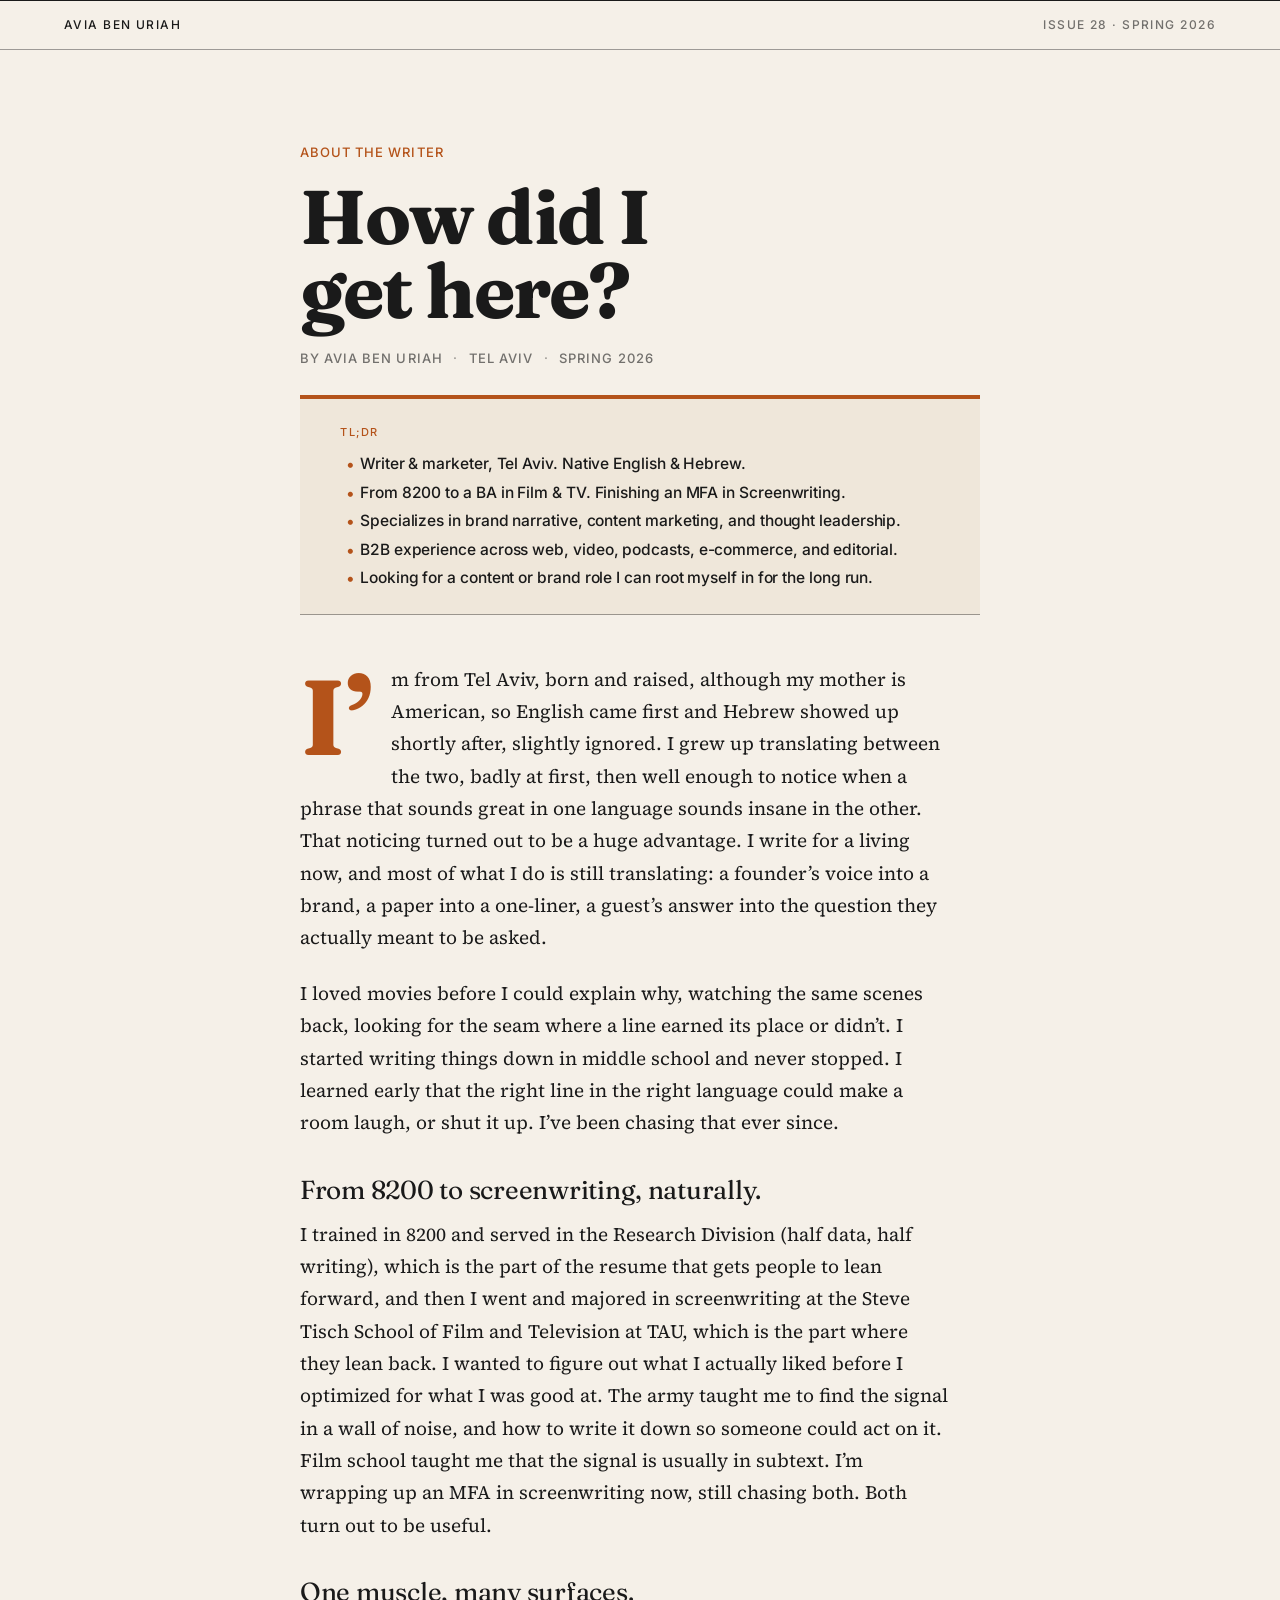
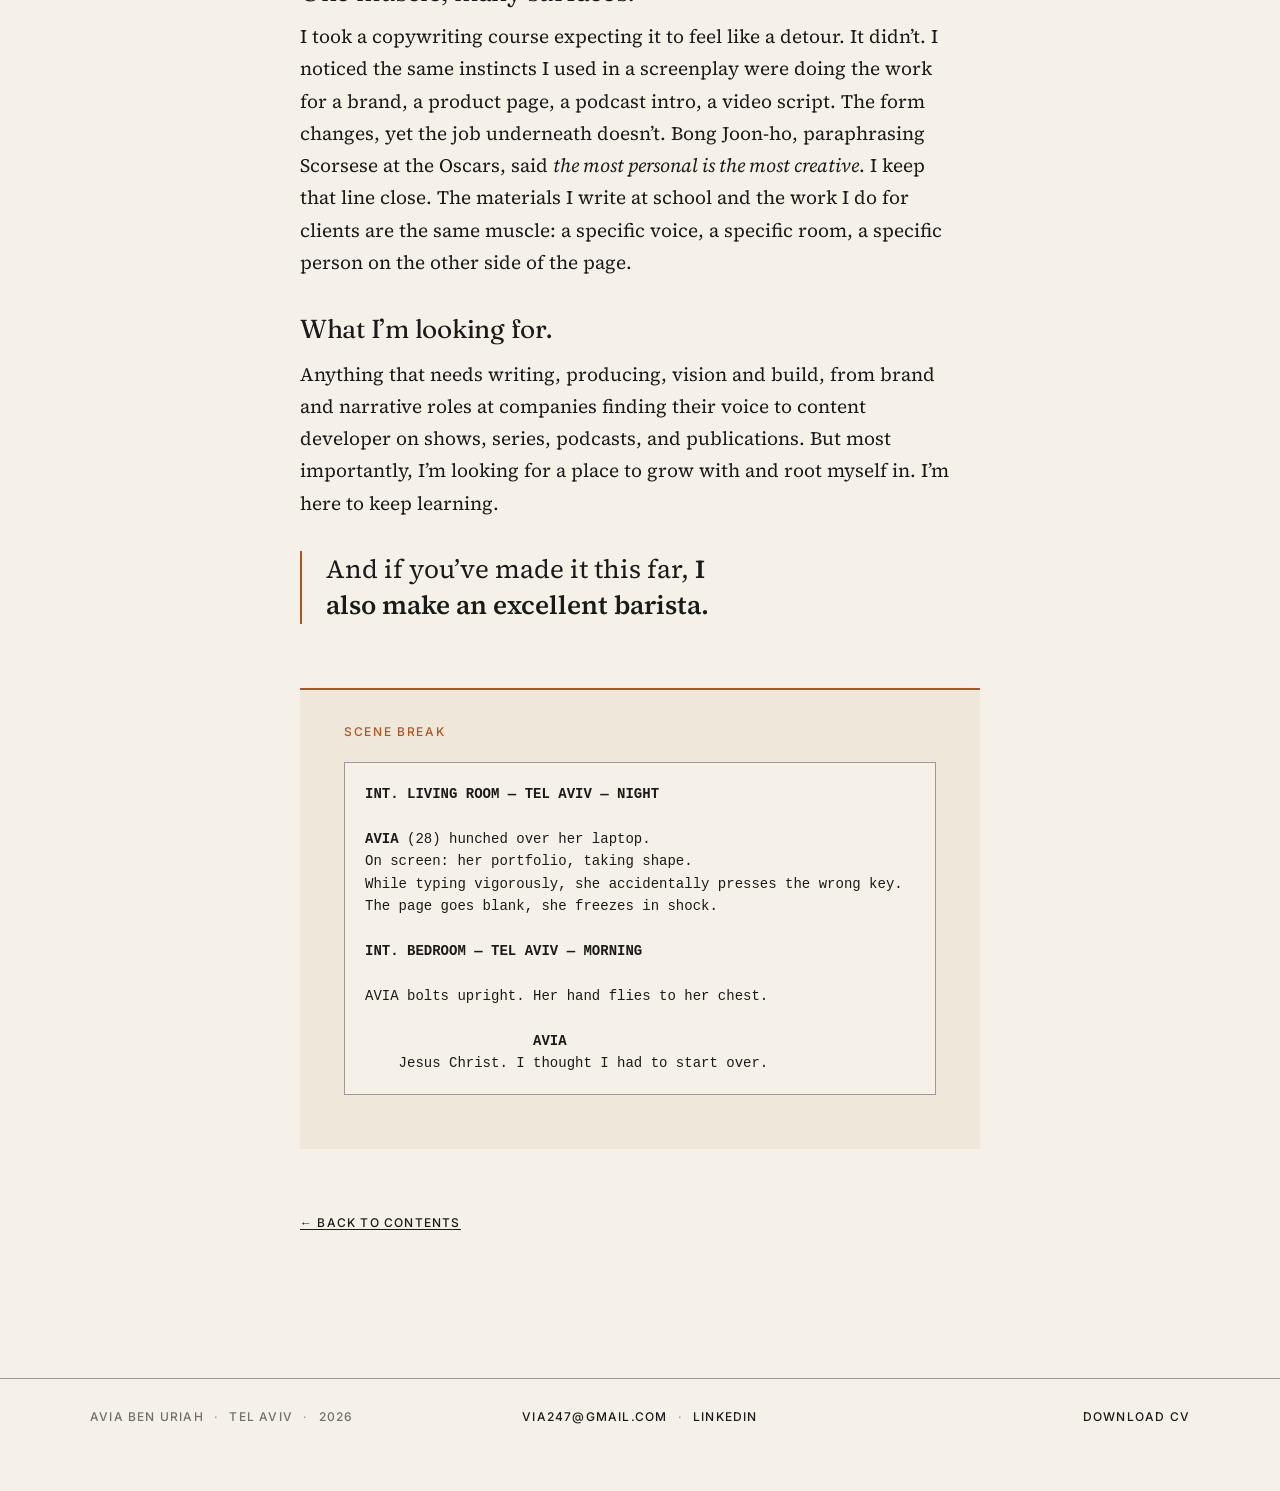
<file: site/about.html>
<!doctype html>
<html lang="en">
<head>
    <meta charset="utf-8">
    <meta name="viewport" content="width=device-width, initial-scale=1">
    <meta name="theme-color" content="#F5F0E8">
    <meta name="google-site-verification" content="nS1N_AiXZKeCZ10M9t4prSqp5-Gh1TlQjCW0TUtDdOc">
    <link rel="preconnect" href="https://www.clarity.ms" crossorigin>
    <link rel="preconnect" href="https://scripts.clarity.ms" crossorigin>
    <link rel="preload" as="font" type="font/woff2" href="fonts/fraunces-v38-latin-700.woff2" crossorigin>
    <link rel="preload" as="font" type="font/woff2" href="fonts/source-serif-4-v14-latin-regular.woff2" crossorigin>
    <title>About Avia Ben Uriah — Writer &amp; Screenwriter, Tel Aviv</title>
    <meta name="description" content="Tel Aviv writer and brand-narrative strategist. From IDF Unit 8200 Research to a BA in Film &amp; TV; finishing an MFA in Screenwriting. Native English &amp; Hebrew.">

    <link rel="canonical" href="https://aviabu.com/about">
    <link rel="icon" type="image/svg+xml" href="data:image/svg+xml;utf8,<svg xmlns='http://www.w3.org/2000/svg' viewBox='0 0 32 32'><rect width='32' height='32' fill='%23F5F0E8'/><text x='16' y='24' text-anchor='middle' font-family='Georgia,serif' font-size='24' font-weight='700' fill='%23B4531A'>A</text></svg>">

    <meta property="og:type" content="profile">
    <meta property="og:title" content="About — Avia Ben Uriah">
    <meta property="og:description" content="Tel Aviv, born and raised. 8200, then screenwriting. Wrapping up an MFA. Brand narrative and content marketing for a living.">
    <meta property="og:url" content="https://aviabu.com/about">
    <meta property="og:image" content="https://aviabu.com/images/og-cover.png">
    <meta property="og:image:width" content="1200">
    <meta property="og:image:height" content="630">
    <meta property="og:image:type" content="image/png">
    <meta property="og:image:alt" content="Avia Ben Uriah — Brand Narrative · Creative · Content Marketing · Screenwriting">
    <meta property="og:site_name" content="Avia Ben Uriah">

    <meta name="twitter:card" content="summary_large_image">
    <meta name="twitter:title" content="About — Avia Ben Uriah">
    <meta name="twitter:description" content="Tel Aviv, born and raised. 8200, then screenwriting. Wrapping up an MFA.">
    <meta name="twitter:image" content="https://aviabu.com/images/og-cover.png">

    <script type="application/ld+json">
    {
      "@context": "https://schema.org",
      "@graph": [
        {
          "@type": "Person",
          "@id": "https://aviabu.com/#person",
          "name": "Avia Ben Uriah",
          "url": "https://aviabu.com/",
          "jobTitle": "Writer & Brand Narrative Strategist",
          "description": "Writer and brand-narrative strategist. Specializes in B2B content marketing, thought leadership, podcasts, video and screenwriting.",
          "alumniOf": [
            { "@type": "CollegeOrUniversity", "name": "Steve Tisch School of Film and Television, Tel Aviv University" }
          ],
          "address": {
            "@type": "PostalAddress",
            "addressLocality": "Tel Aviv",
            "addressCountry": "IL"
          },
          "knowsLanguage": ["en", "he"],
          "sameAs": [
            "https://www.linkedin.com/in/avia-ben-uriah-78066715b/"
          ]
        },
        {
          "@type": "AboutPage",
          "url": "https://aviabu.com/about",
          "name": "About — Avia Ben Uriah",
          "inLanguage": "en",
          "mainEntity": { "@id": "https://aviabu.com/#person" }
        }
      ]
    }
    </script>

    <link rel="stylesheet" href="styles.css?v=50">

    <script>
    (function () {
        try {
            var p = new URLSearchParams(window.location.search);
            if (p.get('dev') === '1') localStorage.setItem('dev', '1');
            if (localStorage.getItem('dev') === '1') return;
        } catch (e) {}
        (function(c,l,a,r,i,t,y){
            c[a]=c[a]||function(){(c[a].q=c[a].q||[]).push(arguments)};
            t=l.createElement(r);t.async=1;t.src="https://www.clarity.ms/tag/"+i;
            y=l.getElementsByTagName(r)[0];y.parentNode.insertBefore(t,y);
        })(window, document, "clarity", "script", "whffmy9mnu");
    })();
    </script>

    <script>
    (function () {
        if (!window.clarity) return;
        try {
            var p = new URLSearchParams(location.search);
            var src = p.get('utm_source');
            var med = p.get('utm_medium');
            var camp = p.get('utm_campaign');
            try {
                if (!src) src = sessionStorage.getItem('avia_src');
                if (!med) med = sessionStorage.getItem('avia_med');
                if (!camp) camp = sessionStorage.getItem('avia_camp');
            } catch (e) {}
            if (!src) {
                var ref = document.referrer;
                if (ref) {
                    try {
                        var host = new URL(ref).hostname.replace(/^www\./, '');
                        if (host && host.indexOf('aviabu.com') === -1) {
                            if (/linkedin\./i.test(host)) src = 'linkedin';
                            else if (/(google|bing|duckduckgo|yahoo|ecosia)\./i.test(host)) src = 'search';
                            else src = host;
                        }
                    } catch (e) {}
                }
                if (!src) src = 'direct';
            }
            try {
                sessionStorage.setItem('avia_src', src);
                if (med) sessionStorage.setItem('avia_med', med);
                if (camp) sessionStorage.setItem('avia_camp', camp);
            } catch (e) {}
            try {
                if (/[?&]utm_/i.test(location.search)) {
                    history.replaceState(null, '', location.pathname + location.hash);
                }
            } catch (e) {}
            window.clarity('set', 'source', src);
            if (med) window.clarity('set', 'medium', med);
            if (camp) window.clarity('set', 'campaign', camp);
        } catch (e) {}
    })();
    </script>
</head>
<body>

<a class="skip-link" href="#main">Skip to contents</a>

<header class="masthead" role="banner">
    <div class="masthead__brand"><a href="/">Avia Ben Uriah</a></div>
    <div class="masthead__meta">Issue 28 · Spring 2026</div>
</header>

<main class="page" id="main">
    <article class="article feature">

        <p class="label label--rust feature__kicker">about the writer</p>

        <h1 class="feature__headline">How did I get here?</h1>

        <p class="label label--muted feature__byline">
            By Avia ben Uriah&nbsp;<span class="colophon__sep">·</span> Tel Aviv <span class="colophon__sep">·</span> Spring 2026
        </p>

        <aside class="recruiter-tldr" aria-labelledby="tldr-label">
            <p id="tldr-label" class="recruiter-tldr__label">TL;DR</p>
            <ul class="recruiter-tldr__list">
                <li>Writer &amp; marketer, Tel Aviv. Native English &amp; Hebrew.</li>
                <li>From 8200 to a BA in Film &amp; TV. Finishing an MFA in Screenwriting.</li>
                <li>Specializes in brand narrative, content marketing, and thought leadership.</li>
                <li>B2B experience across web, video, podcasts, e-commerce, and editorial.</li>
                <li>Looking for a content or brand role I can root myself in for the long run.</li>
            </ul>
        </aside>

        <p class="dropcap">I’m from Tel Aviv, born and raised, although my mother is American, so English came first and Hebrew showed up shortly after, slightly ignored. I grew up translating between the two, badly at first, then well enough to notice when a phrase that sounds great in one language sounds insane in the other. That noticing turned out to be a huge advantage. I write for a living now, and most of what I do is still translating: a founder’s voice into a brand, a paper into a one-liner, a guest’s answer into the question they actually meant to be asked.</p>

        <p>I loved movies before I could explain why, watching the same scenes back, looking for the seam where a line earned its place or didn’t. I started writing things down in middle school and never stopped. I learned early that the right line in the right language could make a room laugh, or shut it up. I’ve been chasing that ever since.</p>

        <h2 class="section-head">From 8200 to screenwriting, naturally.</h2>

        <p>I trained in 8200 and served in the Research Division (half data, half writing), which is the part of the resume that gets people to lean forward, and then I went and majored in screenwriting at the Steve Tisch School of Film and Television at TAU, which is the part where they lean back. I wanted to figure out what I actually liked before I optimized for what I was good at. The army taught me to find the signal in a wall of noise, and how to write it down so someone could act on it. Film school taught me that the signal is usually in subtext. I’m wrapping up an MFA in screenwriting now, still chasing both. Both turn out to be useful.</p>

        <h2 class="section-head">One muscle, many surfaces.</h2>

        <p>I took a copywriting course expecting it to feel like a detour. It didn’t. I noticed the same instincts I used in a screenplay were doing the work for a brand, a product page, a podcast intro, a video script. The form changes, yet the job underneath doesn’t. Bong Joon-ho, paraphrasing Scorsese at the Oscars, said <em>the most personal is the most creative</em>. I keep that line close. The materials I write at school and the work I do for clients are the same muscle: a specific voice, a specific room, a specific person on the other side of the page.</p>

        <h2 class="section-head">What I’m looking for.</h2>

        <p>Anything that needs writing, producing, vision and build, from brand and narrative roles at companies finding their voice to content developer on shows, series, podcasts, and publications. But most importantly, I’m looking for a place to grow with and root myself in. I’m here to keep learning.</p>

        <p class="barista-line">And if you’ve made it this far, <strong>I also make an excellent barista.</strong></p>

        <aside class="aside">
            <p class="aside__label">scene break</p>

            <pre class="screenplay"><b>INT. LIVING ROOM — TEL AVIV — NIGHT</b>

<b>AVIA</b> (28) hunched over her laptop.
On screen: her portfolio, taking shape.
While typing vigorously, she accidentally presses the wrong key. The page goes blank, she freezes in shock.

<b>INT. BEDROOM — TEL AVIV — MORNING</b>

AVIA bolts upright. Her hand flies to her chest.

                    <b>AVIA</b>
    Jesus Christ. I thought I had to start over.</pre>
        </aside>

        <p class="back-to-contents"><a href="/#toc">← Back to contents</a></p>
    </article>
</main>

<footer class="colophon" role="contentinfo">
    <div class="colophon__inner">
        <div class="colophon__col colophon__col--left">
            Avia Ben Uriah <span class="colophon__sep">·</span> Tel Aviv <span class="colophon__sep">·</span> 2026
        </div>
        <div class="colophon__col colophon__col--center">
            <a href="mailto:via247@gmail.com">via247@gmail.com</a>
            <span class="colophon__sep">·</span>
            <a href="https://www.linkedin.com/in/avia-ben-uriah-78066715b/" target="_blank" rel="noopener">LinkedIn</a>
        </div>
        <div class="colophon__col colophon__col--right">
            <a href="assets/avia-ben-uriah-cv.pdf" download>Download CV</a>
        </div>
    </div>
</footer>

</body>
</html>
</file>
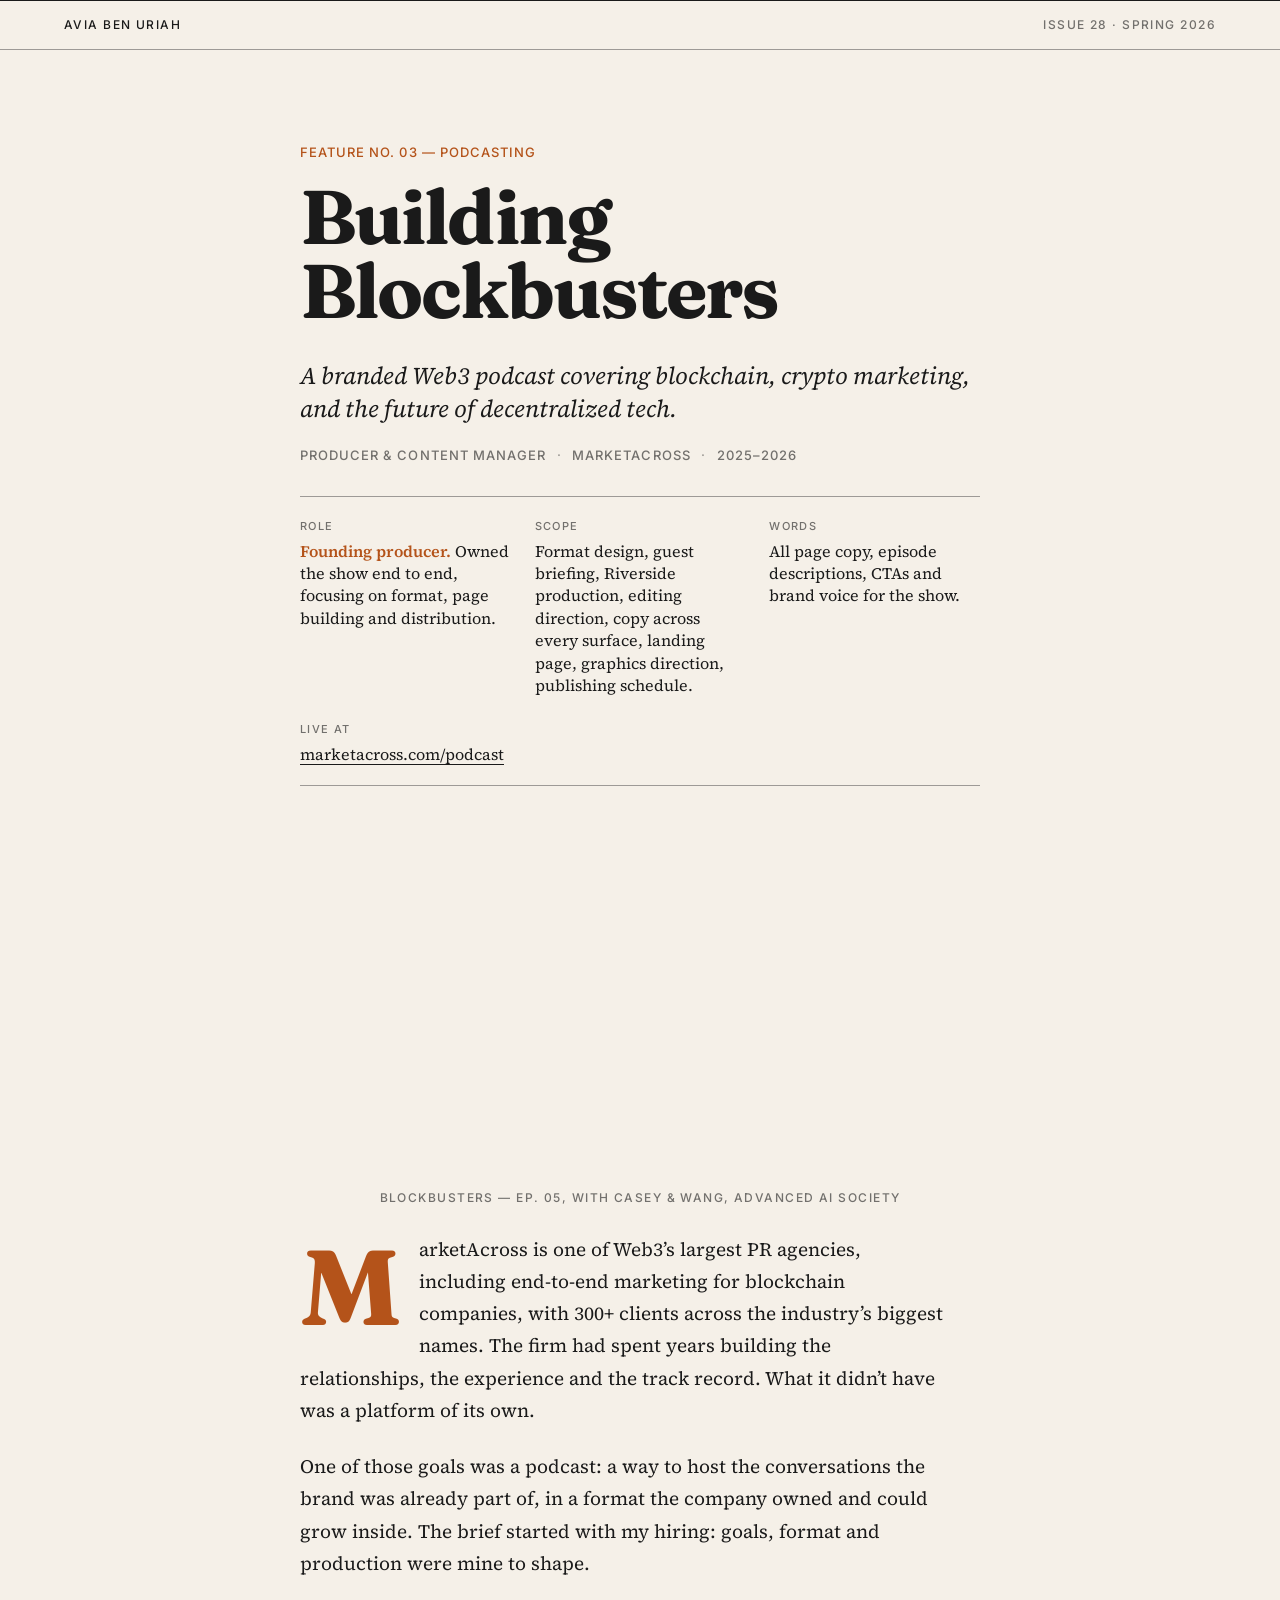
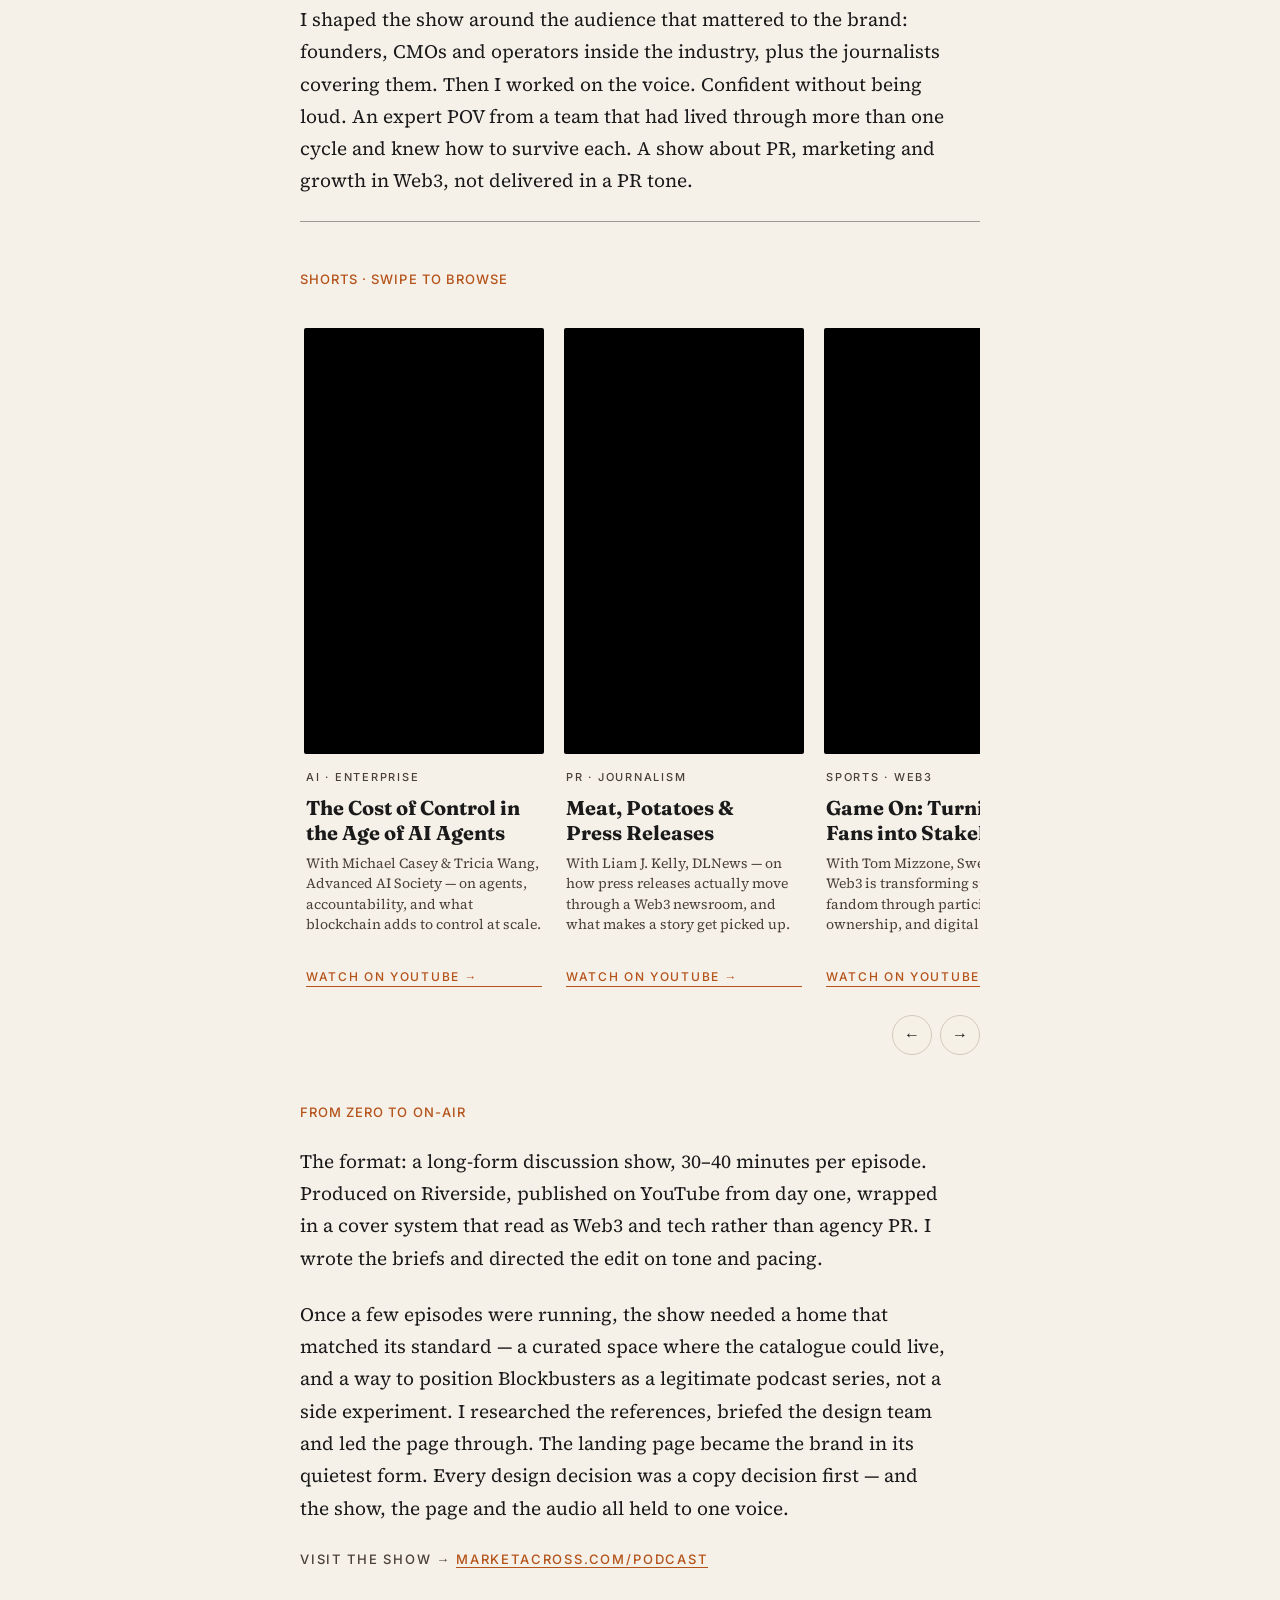
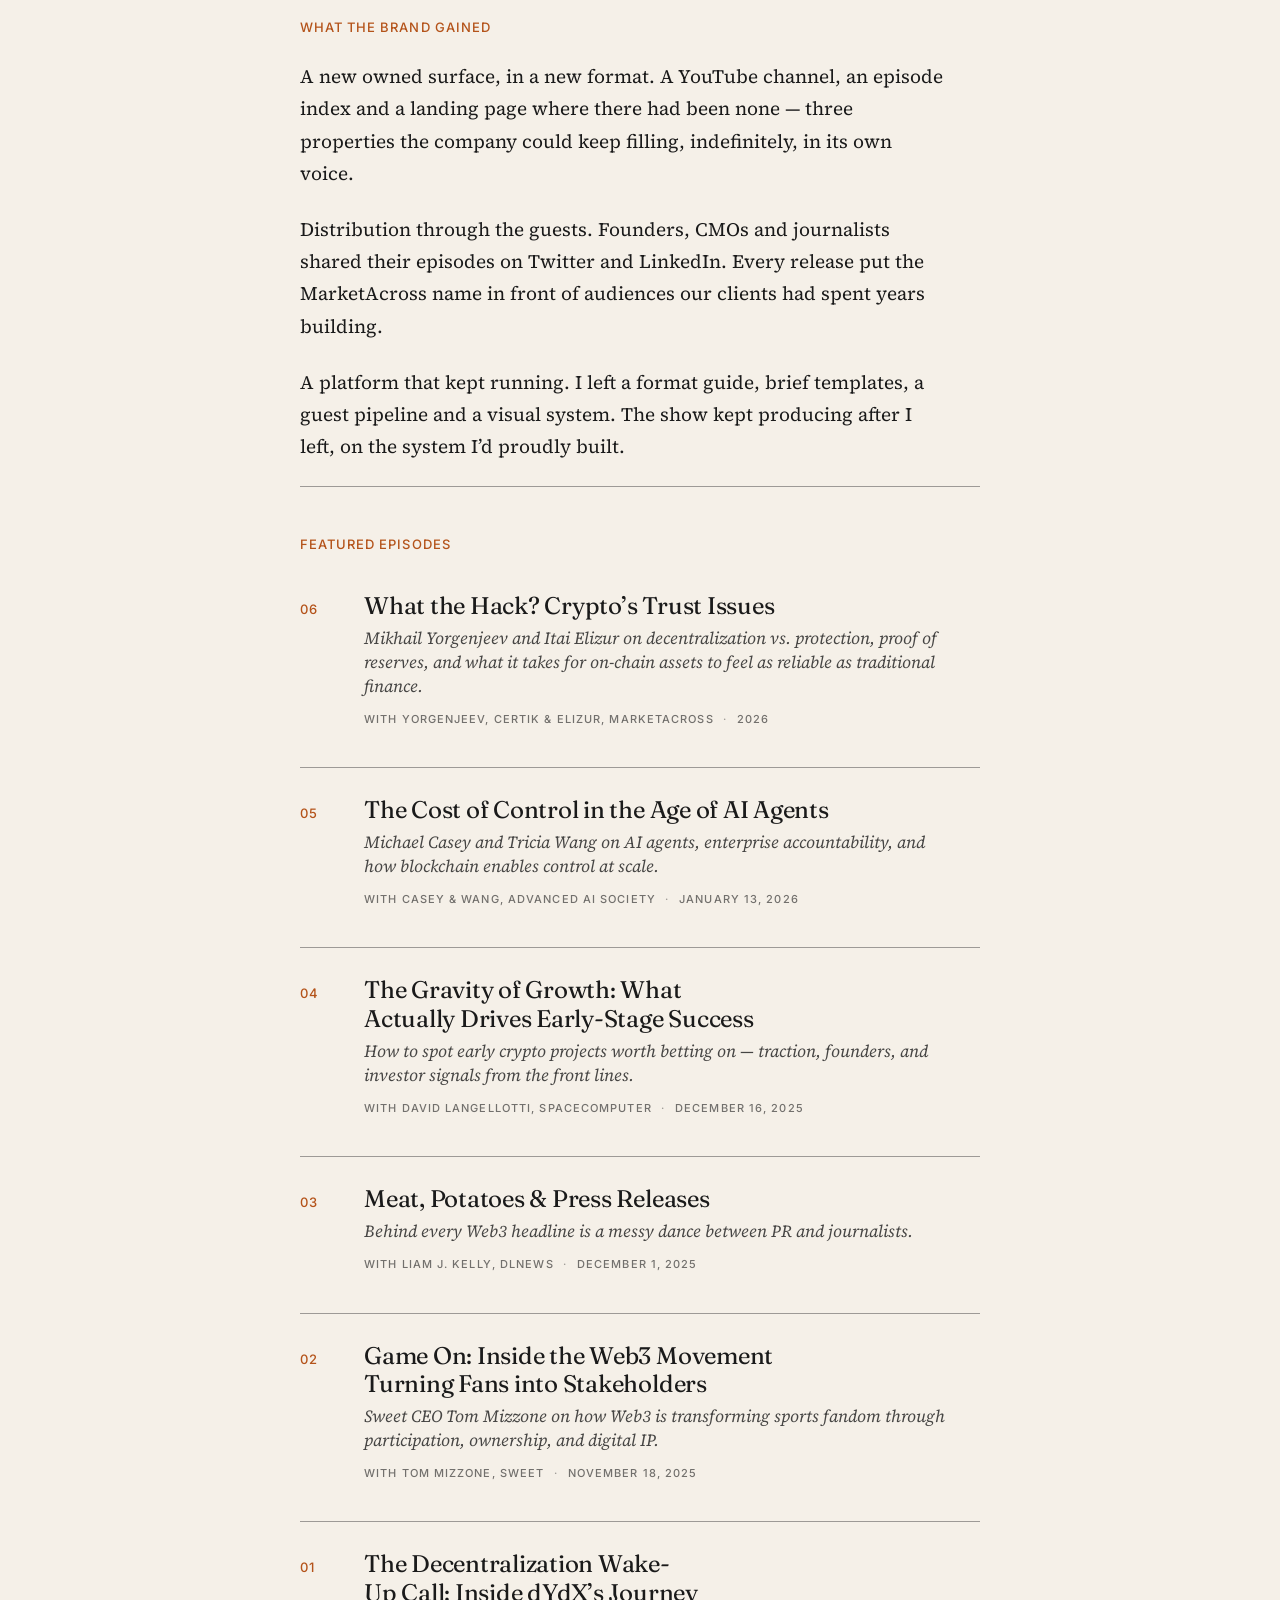
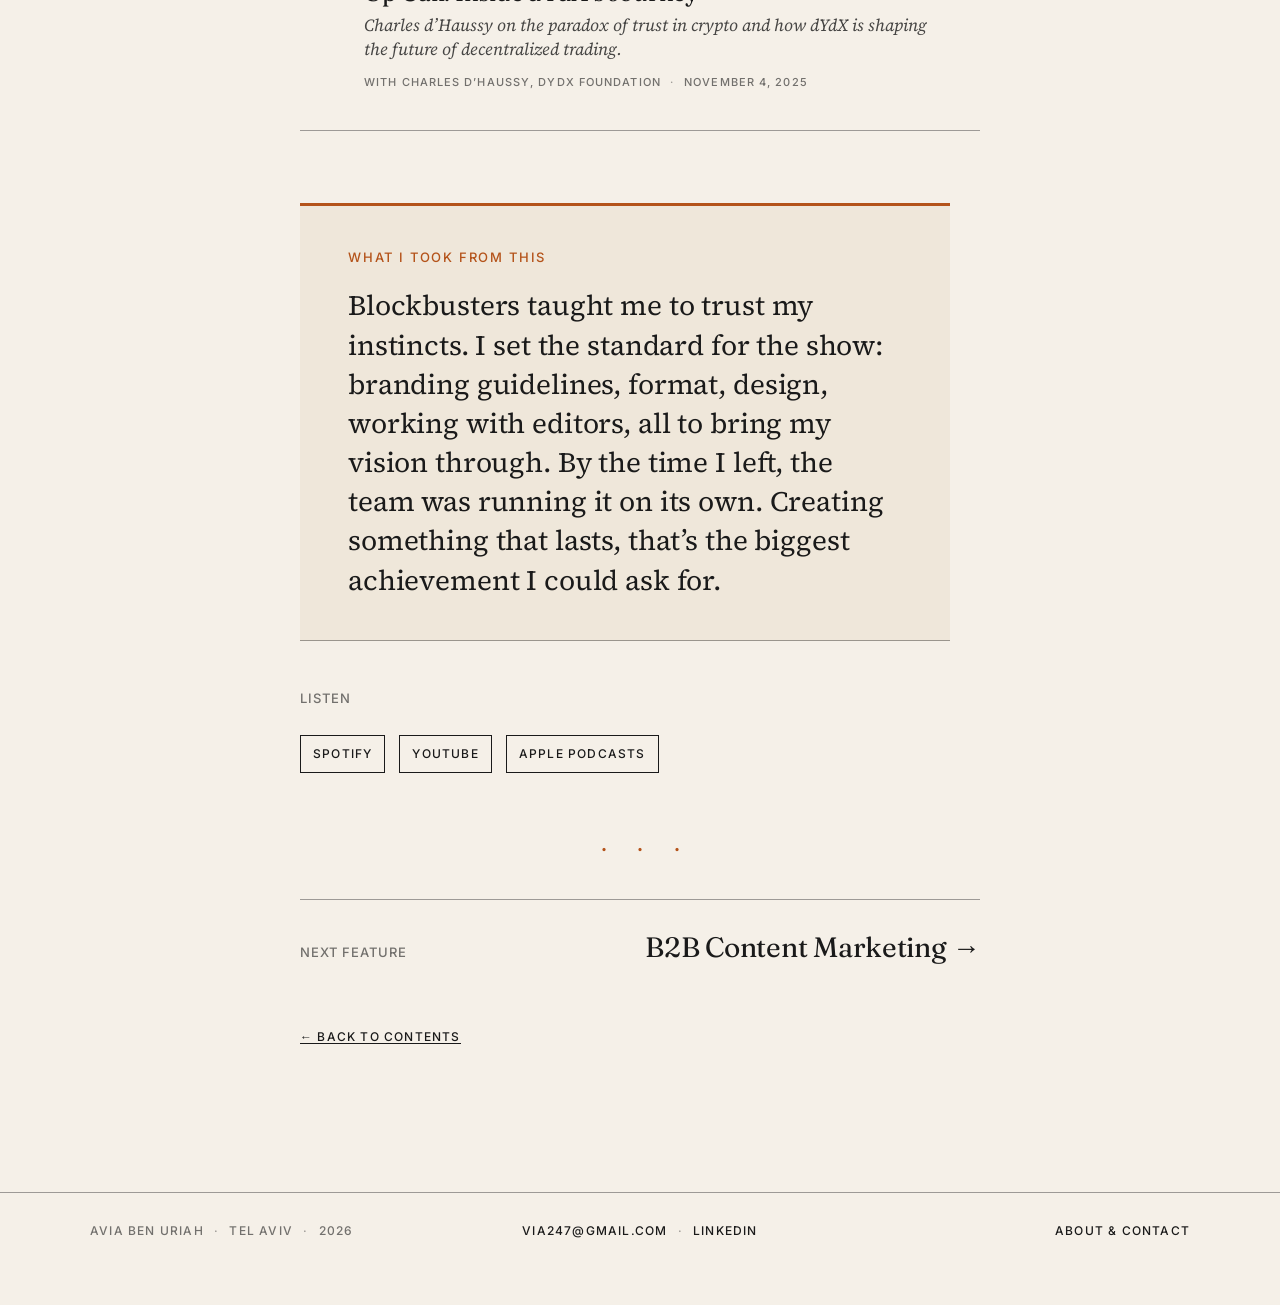
<file: site/blockbusters.html>
<!doctype html>
<html lang="en">
<head>
    <meta charset="utf-8">
    <meta name="viewport" content="width=device-width, initial-scale=1">
    <meta name="theme-color" content="#F5F0E8">
    <meta name="google-site-verification" content="nS1N_AiXZKeCZ10M9t4prSqp5-Gh1TlQjCW0TUtDdOc">
    <link rel="preconnect" href="https://www.clarity.ms" crossorigin>
    <link rel="preconnect" href="https://scripts.clarity.ms" crossorigin>
    <link rel="preload" as="font" type="font/woff2" href="fonts/fraunces-v38-latin-700.woff2" crossorigin>
    <link rel="preload" as="font" type="font/woff2" href="fonts/source-serif-4-v14-latin-regular.woff2" crossorigin>
    <link rel="preconnect" href="https://www.youtube.com" crossorigin>
    <link rel="preconnect" href="https://www.youtube-nocookie.com" crossorigin>
    <title>Building Blockbusters: A Web3 PR Podcast — Avia Ben Uriah</title>
    <meta name="description" content="Building the Blockbusters podcast at MarketAcross — format design, brand voice, production, landing page and distribution for a Web3 PR show. 2024–2026.">

    <link rel="canonical" href="https://aviabu.com/blockbusters">
    <link rel="icon" type="image/svg+xml" href="data:image/svg+xml;utf8,<svg xmlns='http://www.w3.org/2000/svg' viewBox='0 0 32 32'><rect width='32' height='32' fill='%23F5F0E8'/><text x='16' y='24' text-anchor='middle' font-family='Georgia,serif' font-size='24' font-weight='700' fill='%23B4531A'>A</text></svg>">

    <meta property="og:type" content="article">
    <meta property="og:title" content="Blockbusters, the Podcast — Avia Ben Uriah">
    <meta property="og:description" content="A Web3 PR podcast I built from zero: format, brand, production, copy and page. MarketAcross, 2024–2026.">
    <meta property="og:url" content="https://aviabu.com/blockbusters">
    <meta property="og:image" content="https://aviabu.com/images/og-cover.png">
    <meta property="og:image:width" content="1200">
    <meta property="og:image:height" content="630">
    <meta property="og:image:type" content="image/png">
    <meta property="og:image:alt" content="Avia Ben Uriah — Brand Narrative · Creative · Content Marketing · Screenwriting">
    <meta property="og:site_name" content="Avia Ben Uriah">

    <meta name="twitter:card" content="summary_large_image">
    <meta name="twitter:title" content="Blockbusters, the Podcast — Avia Ben Uriah">
    <meta name="twitter:description" content="A Web3 PR podcast built from zero: format, brand, production, copy and page.">
    <meta name="twitter:image" content="https://aviabu.com/images/og-cover.png">

    <script type="application/ld+json">
    {
      "@context": "https://schema.org",
      "@type": "CreativeWork",
      "name": "Building Blockbusters — A Web3 PR Podcast",
      "url": "https://aviabu.com/blockbusters",
      "description": "Building the Blockbusters podcast at MarketAcross — format design, brand voice, production, landing page and distribution.",
      "inLanguage": "en",
      "image": "https://aviabu.com/images/blockbusters-cover.webp",
      "dateCreated": "2024",
      "author": {
        "@type": "Person",
        "@id": "https://aviabu.com/#person",
        "name": "Avia Ben Uriah",
        "url": "https://aviabu.com/"
      },
      "about": ["Web3", "Podcast Production", "Brand Narrative", "B2B Marketing"]
    }
    </script>

    <link rel="stylesheet" href="styles.css?v=50">

    <script>
    (function () {
        try {
            var p = new URLSearchParams(window.location.search);
            if (p.get('dev') === '1') localStorage.setItem('dev', '1');
            if (localStorage.getItem('dev') === '1') return;
        } catch (e) {}
        (function(c,l,a,r,i,t,y){
            c[a]=c[a]||function(){(c[a].q=c[a].q||[]).push(arguments)};
            t=l.createElement(r);t.async=1;t.src="https://www.clarity.ms/tag/"+i;
            y=l.getElementsByTagName(r)[0];y.parentNode.insertBefore(t,y);
        })(window, document, "clarity", "script", "whffmy9mnu");
    })();
    </script>

    <script>
    (function () {
        if (!window.clarity) return;
        try {
            var p = new URLSearchParams(location.search);
            var src = p.get('utm_source');
            var med = p.get('utm_medium');
            var camp = p.get('utm_campaign');
            try {
                if (!src) src = sessionStorage.getItem('avia_src');
                if (!med) med = sessionStorage.getItem('avia_med');
                if (!camp) camp = sessionStorage.getItem('avia_camp');
            } catch (e) {}
            if (!src) {
                var ref = document.referrer;
                if (ref) {
                    try {
                        var host = new URL(ref).hostname.replace(/^www\./, '');
                        if (host && host.indexOf('aviabu.com') === -1) {
                            if (/linkedin\./i.test(host)) src = 'linkedin';
                            else if (/(google|bing|duckduckgo|yahoo|ecosia)\./i.test(host)) src = 'search';
                            else src = host;
                        }
                    } catch (e) {}
                }
                if (!src) src = 'direct';
            }
            try {
                sessionStorage.setItem('avia_src', src);
                if (med) sessionStorage.setItem('avia_med', med);
                if (camp) sessionStorage.setItem('avia_camp', camp);
            } catch (e) {}
            try {
                if (/[?&]utm_/i.test(location.search)) {
                    history.replaceState(null, '', location.pathname + location.hash);
                }
            } catch (e) {}
            window.clarity('set', 'source', src);
            if (med) window.clarity('set', 'medium', med);
            if (camp) window.clarity('set', 'campaign', camp);
        } catch (e) {}
    })();
    </script>

    <style>
        /* Cover hero — mirrors the TAU Shop lifestyle figure treatment */
        .cover-hero {
            margin: 24px auto 20px;
            max-width: 640px;
        }
        .cover-hero img {
            width: 100%;
            height: auto;
            display: block;
            border: 1px solid var(--rule);
        }
        .cover-hero figcaption {
            font-family: var(--label);
            font-size: 12px;
            letter-spacing: 0.12em;
            text-transform: uppercase;
            color: var(--ink-60);
            margin-top: 10px;
            text-align: center;
        }

        /* Bumped-up "What I took away" — a proper closing statement */
        article .taught {
            margin: 72px 0 40px;
            padding: 40px clamp(24px, 4vw, 48px);
            border-top: 3px solid var(--rust);
            border-bottom: 1px solid var(--rule);
            background: var(--cream-tint);
        }
        article .taught__label {
            font-size: 13px;
            margin-bottom: 18px;
        }
        article .taught__text {
            font-family: var(--serif);
            font-size: clamp(22px, 2.4vw, 28px);
            line-height: 1.4;
            font-weight: 400;
            letter-spacing: -0.005em;
        }

        /* YouTube Shorts carousel — iframe fills the 9:16 reel-card thumb */
        .reel-card__thumb--yt {
            padding: 0;
            background: #000;
        }
        .reel-card__thumb--yt iframe {
            position: absolute;
            inset: 0;
            width: 100%;
            height: 100%;
            border: 0;
        }
    </style>
</head>
<body>

<a class="skip-link" href="#main">Skip to contents</a>

<header class="masthead" role="banner">
    <div class="masthead__brand"><a href="/">Avia Ben Uriah</a></div>
    <div class="masthead__meta">Issue 28 · Spring 2026</div>
</header>

<main class="page" id="main">

<article class="article feature" id="blockbusters">

    <p class="label label--rust feature__kicker">Feature No. 03 — Podcasting</p>

    <h1 class="feature__headline">Building Blockbusters</h1>

    <p class="deck">A branded Web3 podcast covering blockchain, crypto marketing, and the future of decentralized tech.</p>

    <p class="label label--muted feature__byline">producer &amp; Content manager&nbsp;<span class="colophon__sep">·</span> MarketAcross <span class="colophon__sep">·</span> 2025–2026</p>

    <dl class="credit-strip" aria-label="Credits">
        <div>
            <dt class="credit-strip__term">Role</dt>
            <dd class="credit-strip__desc"><strong>Founding producer.</strong> Owned the show end to end, focusing on format, page building and distribution.</dd>
        </div>
        <div>
            <dt class="credit-strip__term">Scope</dt>
            <dd class="credit-strip__desc">Format design, guest briefing, Riverside production, editing direction, copy across every surface, landing page, graphics direction, publishing schedule.</dd>
        </div>
        <div>
            <dt class="credit-strip__term">Words</dt>
            <dd class="credit-strip__desc">All page copy, episode descriptions, CTAs and brand voice for the show.</dd>
        </div>
        <div>
            <dt class="credit-strip__term">Live at</dt>
            <dd class="credit-strip__desc"><a target="_blank" rel="noopener" href="https://marketacross.com/podcast/">marketacross.com/podcast</a></dd>
        </div>
    </dl>

    <figure class="cover-hero">
        <div class="video-frame">
            <iframe src="https://www.youtube.com/embed/DML6T7Y_t-s?si=3n4lv-bH5lPmsaHN" title="Blockbusters — The Cost of Control in the Age of AI Agents, with Michael Casey and Tricia Wang" frameborder="0" allow="accelerometer; autoplay; clipboard-write; encrypted-media; gyroscope; picture-in-picture; web-share" referrerpolicy="strict-origin-when-cross-origin" allowfullscreen loading="lazy"></iframe>
        </div>
        <figcaption>Blockbusters — ep. 05, with Casey &amp; Wang, Advanced AI Society</figcaption>
    </figure>

    <p class="dropcap">MarketAcross is one of Web3’s largest PR agencies, including end-to-end marketing for blockchain companies, with 300+ clients across the industry’s biggest names. The firm had spent years building the relationships, the experience and the track record. What it didn’t have was a platform of its own.</p>

    <p>One of those goals was a podcast: a way to host the conversations the brand was already part of, in a format the company owned and could grow inside. The brief started with my hiring: goals, format and production were mine to shape.</p>

    <p>I shaped the show around the audience that mattered to the brand: founders, CMOs and operators inside the industry, plus the journalists covering them. Then I worked on the voice. Confident without being loud. An expert POV from a team that had lived through more than one cycle and knew how to survive each. A show about PR, marketing and growth in Web3, not delivered in a PR tone.</p>

    <hr class="rule rule--loose">
    <h2 class="label label--rust label--flush">Shorts · swipe to browse</h2>

    <div class="reel-carousel" role="region" aria-label="Blockbusters shorts on YouTube">
        <ol class="reel-carousel__track">
            <li class="reel-card">
                <div class="reel-card__thumb reel-card__thumb--yt">
                    <iframe src="https://www.youtube.com/embed/2hAUELfS4ko" title="Short — The Cost of Control in the Age of AI Agents" frameborder="0" allow="accelerometer; autoplay; clipboard-write; encrypted-media; gyroscope; picture-in-picture; web-share" referrerpolicy="strict-origin-when-cross-origin" allowfullscreen loading="lazy"></iframe>
                </div>
                <div class="reel-card__body">
                    <span class="reel-card__topic">AI · Enterprise</span>
                    <h3 class="reel-card__title">The Cost of Control in the Age of AI Agents</h3>
                    <p class="reel-card__speaker">With Michael Casey &amp; Tricia Wang, Advanced AI Society — on agents, accountability, and what blockchain adds to control at scale.</p>
                    <a class="reel-card__watch" href="https://youtube.com/shorts/2hAUELfS4ko" target="_blank" rel="noopener">Watch on YouTube →</a>
                </div>
            </li>
            <li class="reel-card">
                <div class="reel-card__thumb reel-card__thumb--yt">
                    <iframe src="https://www.youtube.com/embed/qLwXTCULdsU" title="Short — Meat, Potatoes &amp; Press Releases" frameborder="0" allow="accelerometer; autoplay; clipboard-write; encrypted-media; gyroscope; picture-in-picture; web-share" referrerpolicy="strict-origin-when-cross-origin" allowfullscreen loading="lazy"></iframe>
                </div>
                <div class="reel-card__body">
                    <span class="reel-card__topic">PR · Journalism</span>
                    <h3 class="reel-card__title">Meat, Potatoes &amp; Press Releases</h3>
                    <p class="reel-card__speaker">With Liam J. Kelly, DLNews — on how press releases actually move through a Web3 newsroom, and what makes a story get picked up.</p>
                    <a class="reel-card__watch" href="https://youtube.com/shorts/qLwXTCULdsU" target="_blank" rel="noopener">Watch on YouTube →</a>
                </div>
            </li>
            <li class="reel-card">
                <div class="reel-card__thumb reel-card__thumb--yt">
                    <iframe src="https://www.youtube.com/embed/NL7Y1ujE3XU" title="Short — Game On: Turning Fans into Stakeholders" frameborder="0" allow="accelerometer; autoplay; clipboard-write; encrypted-media; gyroscope; picture-in-picture; web-share" referrerpolicy="strict-origin-when-cross-origin" allowfullscreen loading="lazy"></iframe>
                </div>
                <div class="reel-card__body">
                    <span class="reel-card__topic">Sports · Web3</span>
                    <h3 class="reel-card__title">Game On: Turning Fans into Stakeholders</h3>
                    <p class="reel-card__speaker">With Tom Mizzone, Sweet — on how Web3 is transforming sports fandom through participation, ownership, and digital IP.</p>
                    <a class="reel-card__watch" href="https://youtube.com/shorts/NL7Y1ujE3XU" target="_blank" rel="noopener">Watch on YouTube →</a>
                </div>
            </li>
            <li class="reel-card">
                <div class="reel-card__thumb reel-card__thumb--yt">
                    <iframe src="https://www.youtube.com/embed/IQuFvpRDSkg" title="Short — The Decentralization Wake-Up Call" frameborder="0" allow="accelerometer; autoplay; clipboard-write; encrypted-media; gyroscope; picture-in-picture; web-share" referrerpolicy="strict-origin-when-cross-origin" allowfullscreen loading="lazy"></iframe>
                </div>
                <div class="reel-card__body">
                    <span class="reel-card__topic">DeFi · Trust</span>
                    <h3 class="reel-card__title">The Decentralization Wake-Up Call</h3>
                    <p class="reel-card__speaker">With Charles d’Haussy, dYdX Foundation — on the paradox of trust in crypto and how dYdX is shaping the future of decentralized trading.</p>
                    <a class="reel-card__watch" href="https://youtube.com/shorts/IQuFvpRDSkg" target="_blank" rel="noopener">Watch on YouTube →</a>
                </div>
            </li>
        </ol>
        <div class="reel-carousel__controls">
            <button class="reel-carousel__btn reel-carousel__btn--prev" type="button" aria-label="Previous short">←</button>
            <button class="reel-carousel__btn reel-carousel__btn--next" type="button" aria-label="Next short">→</button>
        </div>
    </div>

    <h2 class="label label--rust label--section">From zero to on-air</h2>

    <p>The format: a long-form discussion show, 30–40 minutes per episode. Produced on Riverside, published on YouTube from day one, wrapped in a cover system that read as Web3 and tech rather than agency PR. I wrote the briefs and directed the edit on tone and pacing.</p>

    <p>Once a few episodes were running, the show needed a home that matched its standard — a curated space where the catalogue could live, and a way to position Blockbusters as a legitimate podcast series, not a side experiment. I researched the references, briefed the design team and led the page through. The landing page became the brand in its quietest form. Every design decision was a copy decision first — and the show, the page and the audio all held to one voice.</p>

    <p class="video-proof-tail video-proof-tail--spaced">Visit the show → <a target="_blank" rel="noopener" href="https://marketacross.com/podcast/">marketacross.com/podcast</a></p>

    <h2 class="label label--rust label--section">What the brand gained</h2>

    <p>A new owned surface, in a new format. A YouTube channel, an episode index and a landing page where there had been none — three properties the company could keep filling, indefinitely, in its own voice.</p>

    <p>Distribution through the guests. Founders, CMOs and journalists shared their episodes on Twitter and LinkedIn. Every release put the MarketAcross name in front of audiences our clients had spent years building.</p>

    <p>A platform that kept running. I left a format guide, brief templates, a guest pipeline and a visual system. The show kept producing after I left, on the system I’d proudly built.</p>

    <hr class="rule rule--loose">
    <h2 class="label label--rust">Featured episodes</h2>

    <ol class="episode-index" aria-label="Episode index">
        <li class="episode">
            <span class="episode__num">06</span>
            <div class="episode__body">
                <h3 class="episode__title"><a target="_blank" rel="noopener" href="https://marketacross.com/podcast/what-the-hack/">What the Hack? Crypto’s Trust Issues</a></h3>
                <p class="episode__deck">Mikhail Yorgenjeev and Itai Elizur on decentralization vs. protection, proof of reserves, and what it takes for on-chain assets to feel as reliable as traditional finance.</p>
                <p class="episode__meta">With Yorgenjeev, CertiK &amp; Elizur, MarketAcross <span class="sep">·</span> 2026</p>
            </div>
        </li>
        <li class="episode">
            <span class="episode__num">05</span>
            <div class="episode__body">
                <h3 class="episode__title"><a target="_blank" rel="noopener" href="https://marketacross.com/podcast/control-in-the-age-of-ai-agents/">The Cost of Control in the Age of AI Agents</a></h3>
                <p class="episode__deck">Michael Casey and Tricia Wang on AI agents, enterprise accountability, and how blockchain enables control at scale.</p>
                <p class="episode__meta">With Casey &amp; Wang, Advanced AI Society <span class="sep">·</span> January 13, 2026</p>
            </div>
        </li>
        <li class="episode">
            <span class="episode__num">04</span>
            <div class="episode__body">
                <h3 class="episode__title"><a target="_blank" rel="noopener" href="https://marketacross.com/podcast/the-gravity-of-growth-what-actually-drives-early-stage-success/">The Gravity of Growth: What Actually Drives Early-Stage Success</a></h3>
                <p class="episode__deck">How to spot early crypto projects worth betting on — traction, founders, and investor signals from the front lines.</p>
                <p class="episode__meta">With David Langellotti, SpaceComputer <span class="sep">·</span> December 16, 2025</p>
            </div>
        </li>
        <li class="episode">
            <span class="episode__num">03</span>
            <div class="episode__body">
                <h3 class="episode__title"><a target="_blank" rel="noopener" href="https://marketacross.com/podcast/meat-potatoes-press-releases-behind-the-pr-journalism-dynamic-in-web3/">Meat, Potatoes &amp; Press Releases</a></h3>
                <p class="episode__deck">Behind every Web3 headline is a messy dance between PR and journalists.</p>
                <p class="episode__meta">With Liam J. Kelly, DLNews <span class="sep">·</span> December 1, 2025</p>
            </div>
        </li>
        <li class="episode">
            <span class="episode__num">02</span>
            <div class="episode__body">
                <h3 class="episode__title"><a target="_blank" rel="noopener" href="https://marketacross.com/podcast/turning-fans-into-stakeholders/">Game On: Inside the Web3 Movement Turning Fans into Stakeholders</a></h3>
                <p class="episode__deck">Sweet CEO Tom Mizzone on how Web3 is transforming sports fandom through participation, ownership, and digital IP.</p>
                <p class="episode__meta">With Tom Mizzone, Sweet <span class="sep">·</span> November 18, 2025</p>
            </div>
        </li>
        <li class="episode">
            <span class="episode__num">01</span>
            <div class="episode__body">
                <h3 class="episode__title"><a target="_blank" rel="noopener" href="https://marketacross.com/podcast/inside-dydxs-journey/">The Decentralization Wake-Up Call: Inside dYdX’s Journey</a></h3>
                <p class="episode__deck">Charles d’Haussy on the paradox of trust in crypto and how dYdX is shaping the future of decentralized trading.</p>
                <p class="episode__meta">With Charles d’Haussy, dYdX Foundation <span class="sep">·</span> November 4, 2025</p>
            </div>
        </li>
    </ol>

    <aside class="taught" aria-labelledby="taught-label">
        <p id="taught-label" class="taught__label">What I took from this</p>
        <p class="taught__text">Blockbusters taught me to trust my instincts. I set the standard for the show: branding guidelines, format, design, working with editors, all to bring my vision through. By the time I left, the team was running it on its own. Creating something that lasts, that’s the biggest achievement I could ask for.</p>
    </aside>

    <h2 class="label label--muted label--section">Listen</h2>
    <ul class="listen-row" aria-label="Where to listen">
        <li><a target="_blank" rel="noopener" href="https://open.spotify.com/show/3GVPJD6lUDIBPm0XqPXfIa">Spotify</a></li>
        <li><a target="_blank" rel="noopener" href="https://www.youtube.com/@Market_Across">YouTube</a></li>
        <li><a target="_blank" rel="noopener" href="https://podcasts.apple.com/us/podcast/blockbusters/id1616389831">Apple Podcasts</a></li>
    </ul>

    <p class="ornament" aria-hidden="true">· · ·</p>

    <div class="next-feature">
        <span class="label next-feature__label">Next feature</span>
        <a class="next-feature__link" href="/content-marketing">B2B Content Marketing →</a>
    </div>

    <p class="back-to-contents"><a href="/#toc">← Back to contents</a></p>
</article>

</main>

<script>
    // Reel carousel — arrow buttons scroll the track by one card at a time
    (function () {
        var track = document.querySelector('.reel-carousel__track');
        if (!track) return;
        var prev = document.querySelector('.reel-carousel__btn--prev');
        var next = document.querySelector('.reel-carousel__btn--next');

        function step() {
            var card = track.querySelector('.reel-card');
            if (!card) return track.clientWidth;
            var styles = getComputedStyle(track);
            var gap = parseFloat(styles.columnGap || styles.gap || '0') || 0;
            return card.getBoundingClientRect().width + gap;
        }

        if (prev) prev.addEventListener('click', function () {
            track.scrollBy({ left: -step(), behavior: 'smooth' });
        });
        if (next) next.addEventListener('click', function () {
            track.scrollBy({ left: step(), behavior: 'smooth' });
        });
    })();
</script>

<footer class="colophon" role="contentinfo">
    <div class="colophon__inner">
        <div class="colophon__col colophon__col--left">
            Avia Ben Uriah <span class="colophon__sep">·</span> Tel Aviv <span class="colophon__sep">·</span> 2026
        </div>
        <div class="colophon__col colophon__col--center">
            <a href="mailto:via247@gmail.com">via247@gmail.com</a>
            <span class="colophon__sep">·</span>
            <a href="https://www.linkedin.com/in/avia-ben-uriah-78066715b/" target="_blank" rel="noopener">LinkedIn</a>
        </div>
        <div class="colophon__col colophon__col--right">
            <a href="/about">About &amp; contact</a>
        </div>
    </div>
</footer>

<script>
(function () {
    if (!window.clarity) return;
    var readEndFired = false;
    function onScroll() {
        if (readEndFired) return;
        var h = document.documentElement.scrollHeight;
        if ((window.scrollY + window.innerHeight) / h >= 0.95) {
            readEndFired = true;
            try { window.clarity('event', 'read-to-end'); } catch (e) {}
            window.removeEventListener('scroll', onScroll);
        }
    }
    window.addEventListener('scroll', onScroll, { passive: true });
    setTimeout(function () { try { window.clarity('event', 'read-3min'); } catch (e) {} }, 180000);
    document.addEventListener('click', function (e) {
        var a = e.target.closest && e.target.closest('a[href]');
        if (!a) return;
        var href = a.getAttribute('href') || '';
        if (/^https?:\/\//i.test(href) && href.indexOf('aviabu.com') === -1) {
            try {
                window.clarity('set', 'destination', href);
                window.clarity('event', 'outbound-click');
            } catch (err) {}
        }
        if (/\.pdf($|\?)/i.test(href)) {
            try { window.clarity('event', 'resume-download'); } catch (err) {}
        }
    });
})();
</script>

</body>
</html>
</file>
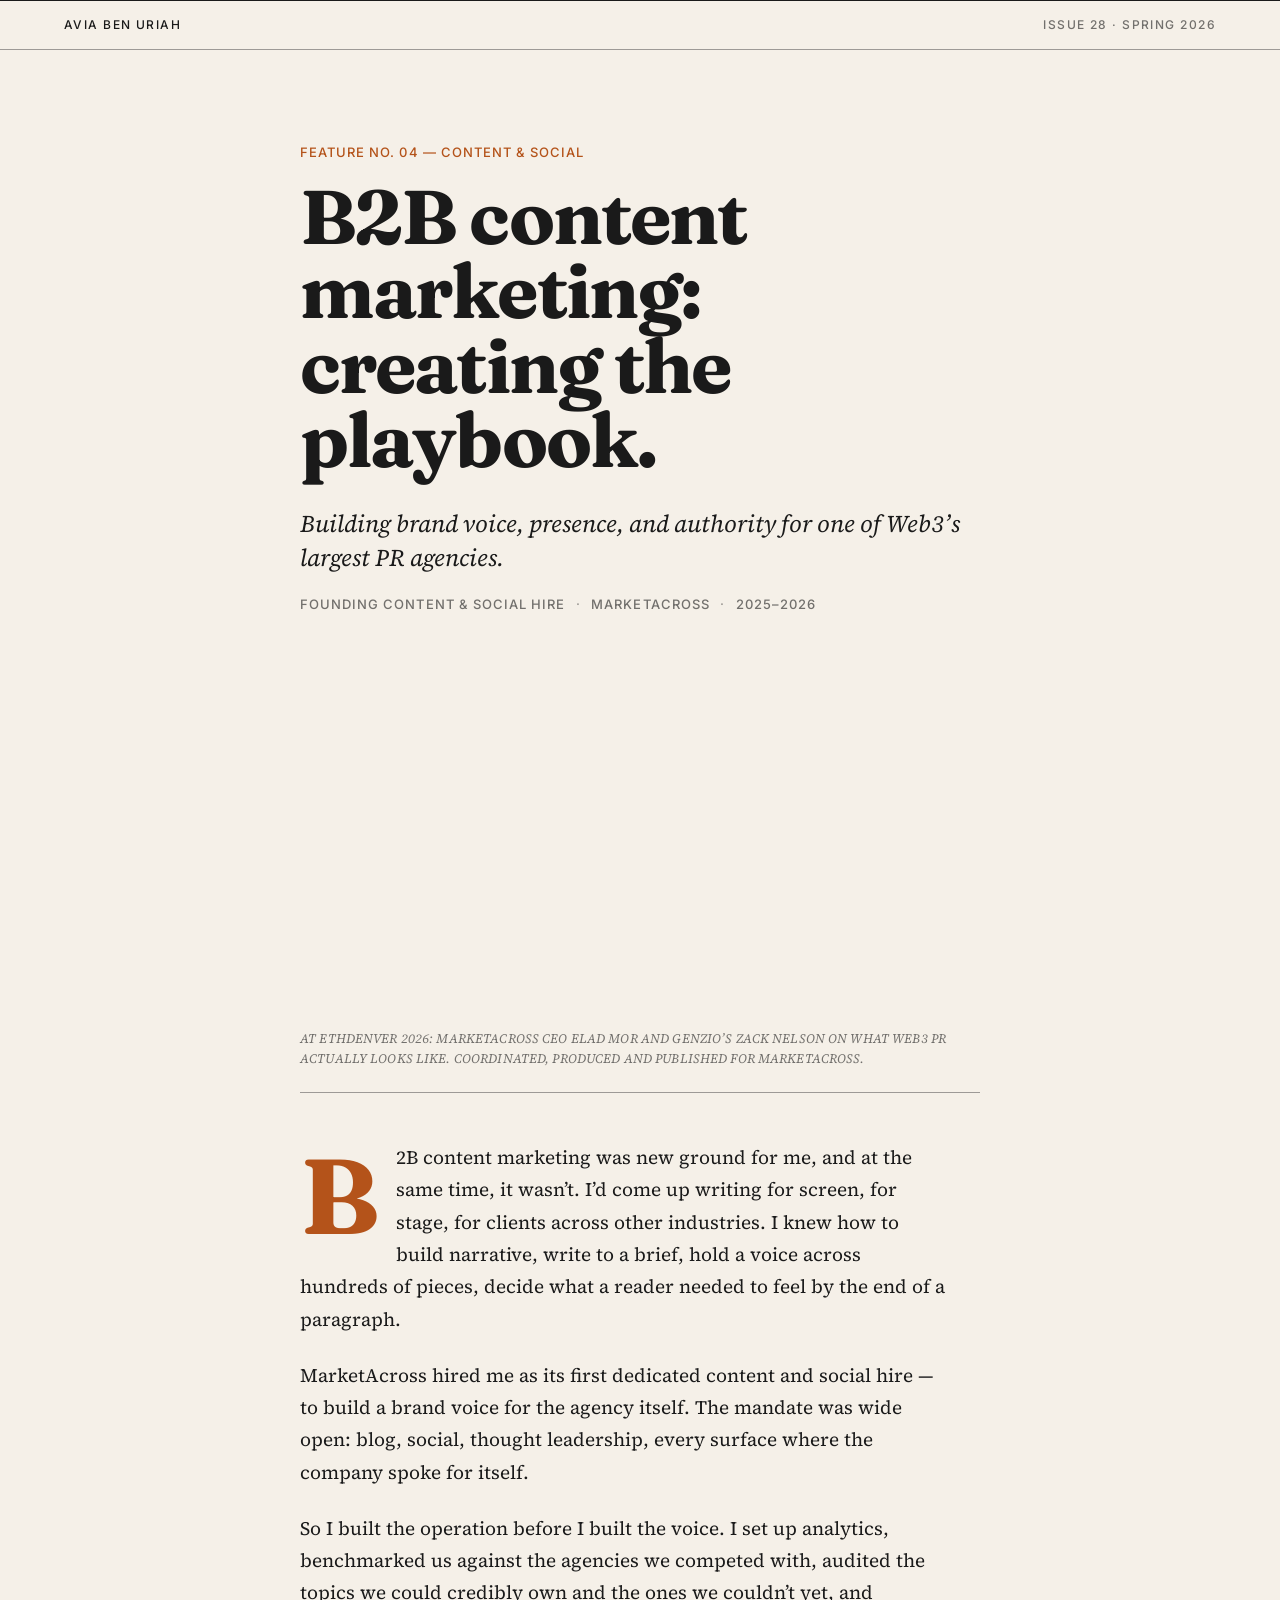
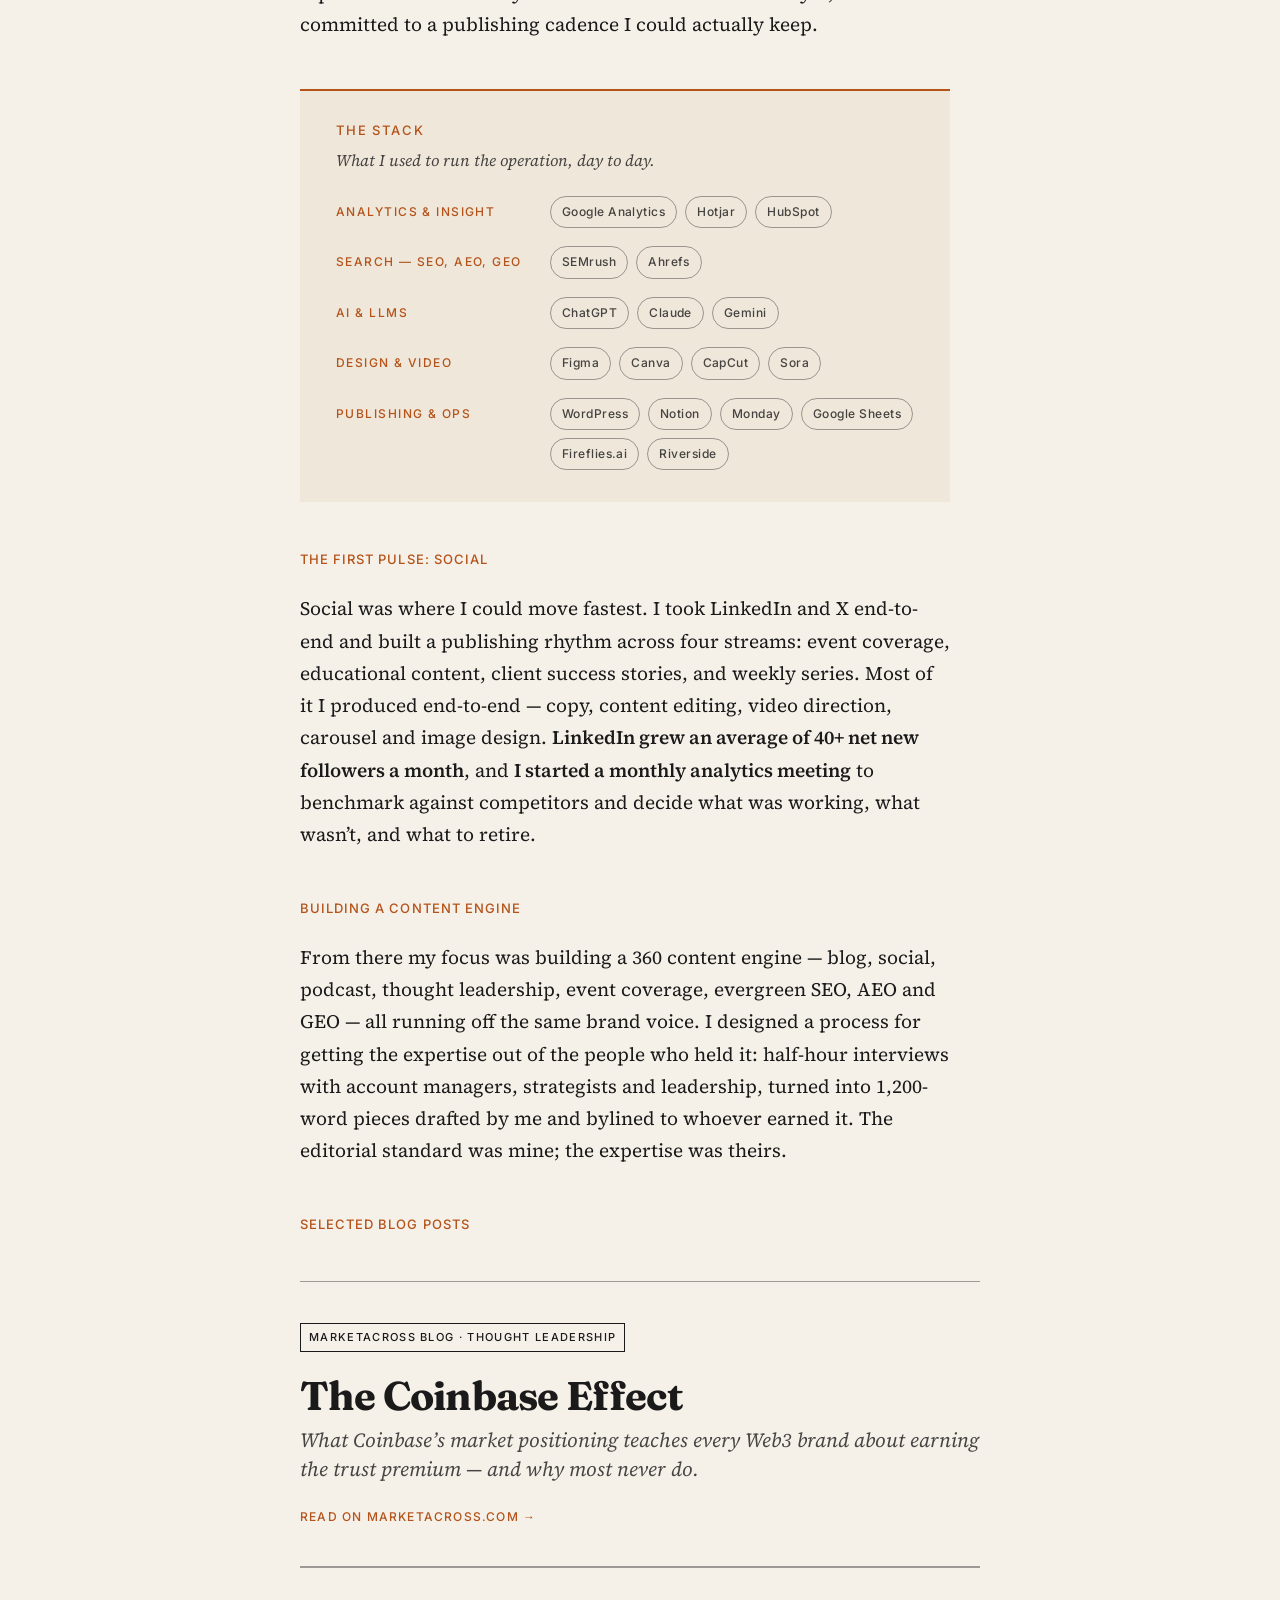
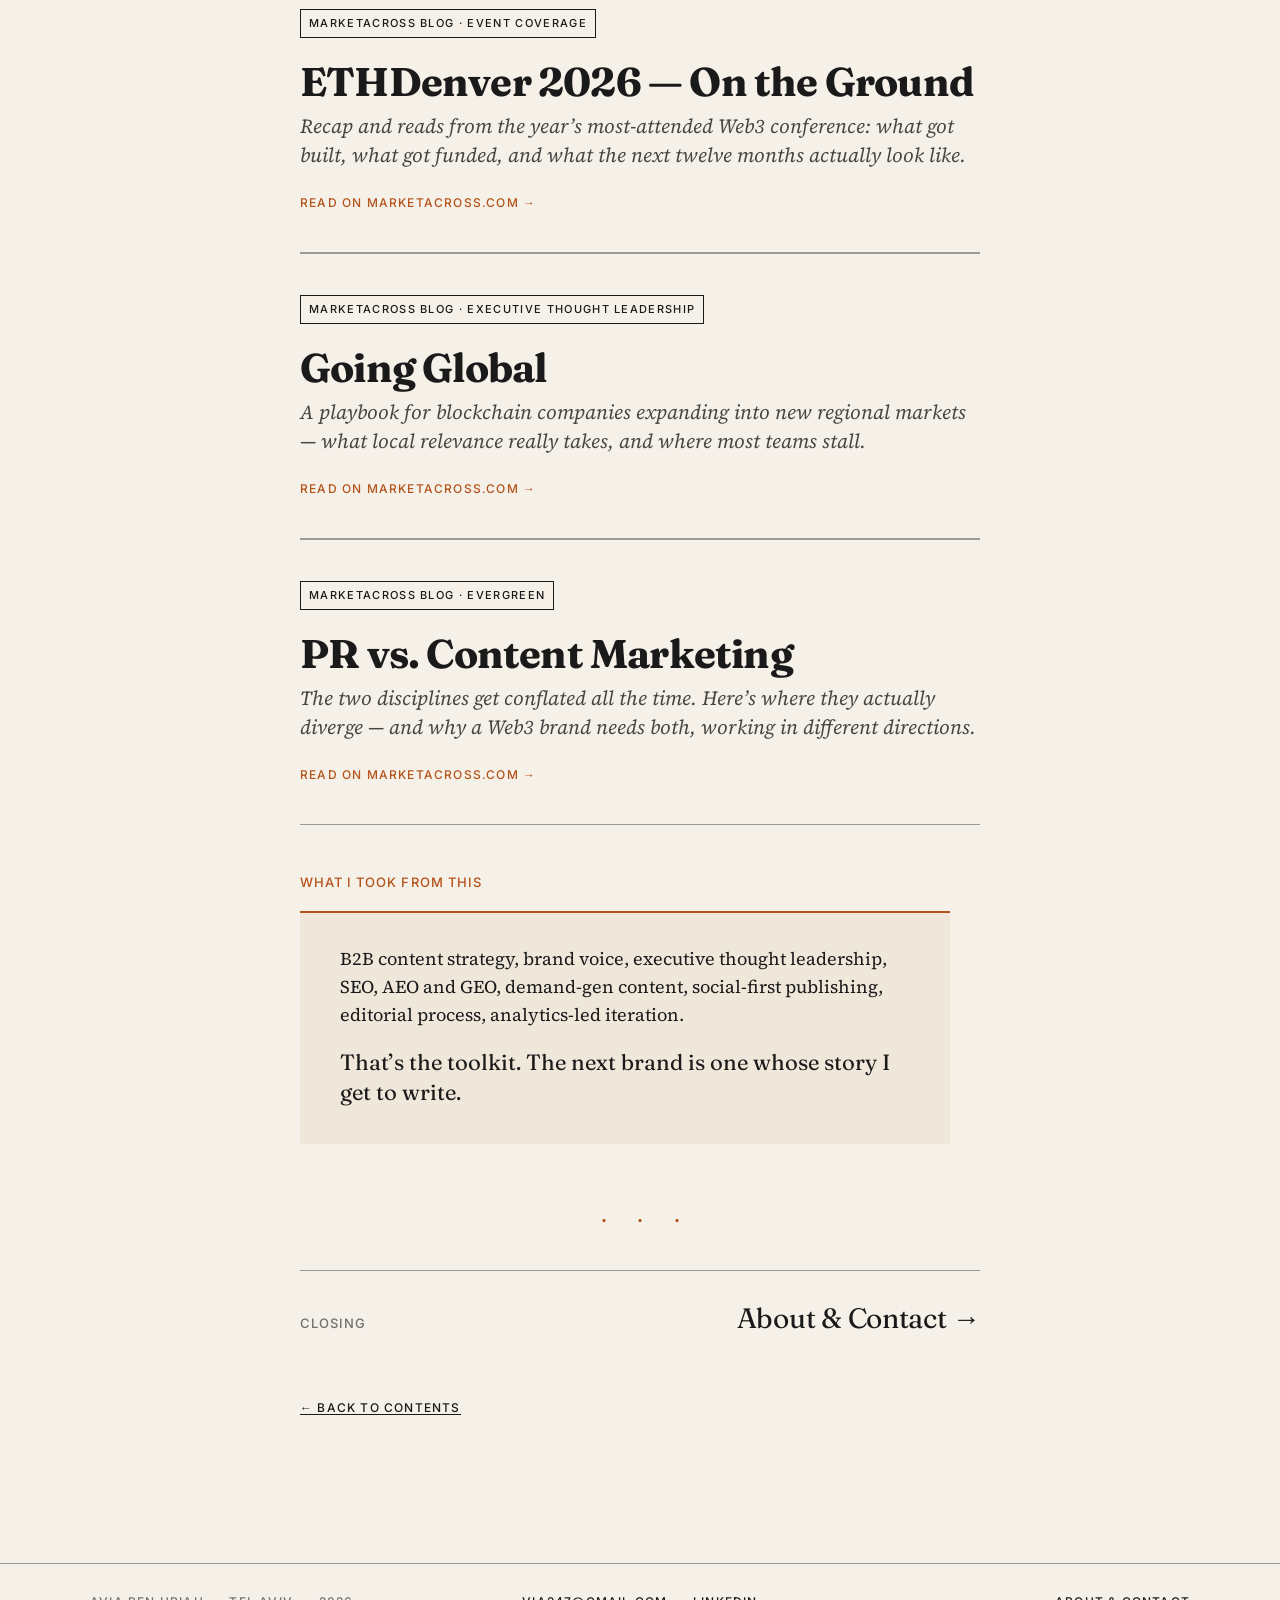
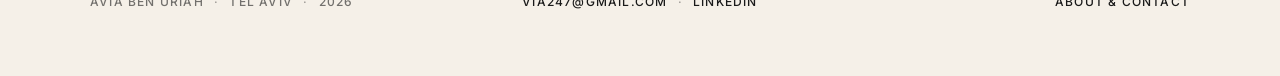
<file: site/content-marketing.html>
<!doctype html>
<html lang="en">
<head>
    <meta charset="utf-8">
    <meta name="viewport" content="width=device-width, initial-scale=1">
    <meta name="theme-color" content="#F5F0E8">
    <meta name="google-site-verification" content="nS1N_AiXZKeCZ10M9t4prSqp5-Gh1TlQjCW0TUtDdOc">
    <link rel="preconnect" href="https://www.clarity.ms" crossorigin>
    <link rel="preconnect" href="https://scripts.clarity.ms" crossorigin>
    <link rel="preload" as="font" type="font/woff2" href="fonts/fraunces-v38-latin-700.woff2" crossorigin>
    <link rel="preload" as="font" type="font/woff2" href="fonts/source-serif-4-v14-latin-regular.woff2" crossorigin>
    <link rel="preconnect" href="https://www.youtube.com" crossorigin>
    <title>B2B Content Marketing at MarketAcross — Avia Ben Uriah</title>
    <meta name="description" content="First content &amp; social hire at MarketAcross — brand voice, presence and authority across blog, social, executive thought leadership and brand-awareness video.">

    <link rel="canonical" href="https://aviabu.com/content-marketing">
    <link rel="icon" type="image/svg+xml" href="data:image/svg+xml;utf8,<svg xmlns='http://www.w3.org/2000/svg' viewBox='0 0 32 32'><rect width='32' height='32' fill='%23F5F0E8'/><text x='16' y='24' text-anchor='middle' font-family='Georgia,serif' font-size='24' font-weight='700' fill='%23B4531A'>A</text></svg>">

    <meta property="og:type" content="article">
    <meta property="og:title" content="B2B Content, Built from Scratch — Avia Ben Uriah">
    <meta property="og:description" content="First content &amp; social hire at MarketAcross — brand voice, presence and authority across blog, social, executive thought leadership and brand-awareness video.">
    <meta property="og:url" content="https://aviabu.com/content-marketing">
    <meta property="og:image" content="https://aviabu.com/images/og-cover.png">
    <meta property="og:image:width" content="1200">
    <meta property="og:image:height" content="630">
    <meta property="og:image:type" content="image/png">
    <meta property="og:image:alt" content="Avia Ben Uriah — Brand Narrative · Creative · Content Marketing · Screenwriting">
    <meta property="og:site_name" content="Avia Ben Uriah">

    <meta name="twitter:card" content="summary_large_image">
    <meta name="twitter:title" content="B2B Content, Built from Scratch — Avia Ben Uriah">
    <meta name="twitter:description" content="Building brand voice, presence and authority from zero.">
    <meta name="twitter:image" content="https://aviabu.com/images/og-cover.png">

    <script type="application/ld+json">
    {
      "@context": "https://schema.org",
      "@type": "CreativeWork",
      "name": "B2B Content Marketing at MarketAcross",
      "url": "https://aviabu.com/content-marketing",
      "description": "Founding content & social hire at MarketAcross — brand voice, presence, executive thought leadership and brand-awareness video.",
      "inLanguage": "en",
      "image": "https://aviabu.com/images/blockbusters-cover.webp",
      "author": {
        "@type": "Person",
        "@id": "https://aviabu.com/#person",
        "name": "Avia Ben Uriah",
        "url": "https://aviabu.com/"
      },
      "about": ["B2B Content Marketing", "Brand Voice", "Thought Leadership", "Web3 PR"]
    }
    </script>

    <link rel="stylesheet" href="styles.css?v=50">

    <script>
    (function () {
        try {
            var p = new URLSearchParams(window.location.search);
            if (p.get('dev') === '1') localStorage.setItem('dev', '1');
            if (localStorage.getItem('dev') === '1') return;
        } catch (e) {}
        (function(c,l,a,r,i,t,y){
            c[a]=c[a]||function(){(c[a].q=c[a].q||[]).push(arguments)};
            t=l.createElement(r);t.async=1;t.src="https://www.clarity.ms/tag/"+i;
            y=l.getElementsByTagName(r)[0];y.parentNode.insertBefore(t,y);
        })(window, document, "clarity", "script", "whffmy9mnu");
    })();
    </script>

    <script>
    (function () {
        if (!window.clarity) return;
        try {
            var p = new URLSearchParams(location.search);
            var src = p.get('utm_source');
            var med = p.get('utm_medium');
            var camp = p.get('utm_campaign');
            try {
                if (!src) src = sessionStorage.getItem('avia_src');
                if (!med) med = sessionStorage.getItem('avia_med');
                if (!camp) camp = sessionStorage.getItem('avia_camp');
            } catch (e) {}
            if (!src) {
                var ref = document.referrer;
                if (ref) {
                    try {
                        var host = new URL(ref).hostname.replace(/^www\./, '');
                        if (host && host.indexOf('aviabu.com') === -1) {
                            if (/linkedin\./i.test(host)) src = 'linkedin';
                            else if (/(google|bing|duckduckgo|yahoo|ecosia)\./i.test(host)) src = 'search';
                            else src = host;
                        }
                    } catch (e) {}
                }
                if (!src) src = 'direct';
            }
            try {
                sessionStorage.setItem('avia_src', src);
                if (med) sessionStorage.setItem('avia_med', med);
                if (camp) sessionStorage.setItem('avia_camp', camp);
            } catch (e) {}
            try {
                if (/[?&]utm_/i.test(location.search)) {
                    history.replaceState(null, '', location.pathname + location.hash);
                }
            } catch (e) {}
            window.clarity('set', 'source', src);
            if (med) window.clarity('set', 'medium', med);
            if (camp) window.clarity('set', 'campaign', camp);
        } catch (e) {}
    })();
    </script>
</head>
<body>

<a class="skip-link" href="#main">Skip to contents</a>

<header class="masthead" role="banner">
    <div class="masthead__brand"><a href="/">Avia Ben Uriah</a></div>
    <div class="masthead__meta">Issue 28 · Spring 2026</div>
</header>

<main class="page" id="main">
    <article class="article feature" id="essays">

        <p class="label label--rust feature__kicker">Feature No. 04 — Content &amp; social</p>

        <h1 class="feature__headline">B2B content marketing: creating the playbook.</h1>

        <p class="deck">Building brand voice, presence, and authority for one of Web3’s largest PR agencies.</p>

        <p class="label label--muted feature__byline">founding content &amp; social hire&nbsp;<span class="colophon__sep">·</span> MarketAcross <span class="colophon__sep">·</span> 2025–2026</p>

        <figure class="cover-hero cover-hero--inset">
            <div class="video-frame">
                <iframe src="https://www.youtube.com/embed/_FPdxOiUZCI?si=kR6ij2D_aGnkR5DQ" title="At ETHDenver 2026: MarketAcross CEO Elad Mor and Genzio’s Zack Nelson on what Web3 PR actually looks like" frameborder="0" allow="accelerometer; autoplay; clipboard-write; encrypted-media; gyroscope; picture-in-picture; web-share" referrerpolicy="strict-origin-when-cross-origin" allowfullscreen loading="lazy"></iframe>
            </div>
            <figcaption class="figure__caption figure__caption--video">At ETHDenver 2026: MarketAcross CEO Elad Mor and Genzio’s Zack Nelson on what Web3 PR actually looks like. Coordinated, produced and published for MarketAcross.</figcaption>
        </figure>

        <hr class="rule rule--loose">

        <p class="dropcap">B2B content marketing was new ground for me, and at the same time, it wasn’t. I’d come up writing for screen, for stage, for clients across other industries. I knew how to build narrative, write to a brief, hold a voice across hundreds of pieces, decide what a reader needed to feel by the end of a paragraph.</p>

        <p>MarketAcross hired me as its first dedicated content and social hire — to build a brand voice for the agency itself. The mandate was wide open: blog, social, thought leadership, every surface where the company spoke for itself.</p>

        <p>So I built the operation before I built the voice. I set up analytics, benchmarked us against the agencies we competed with, audited the topics we could credibly own and the ones we couldn’t yet, and committed to a publishing cadence I could actually keep.</p>

        <aside class="toolkit" aria-label="Tools and platforms I worked with">
            <p class="toolkit__kicker">The stack</p>
            <p class="toolkit__lede">What I used to run the operation, day to day.</p>

            <dl class="toolkit__grid">
                <div class="toolkit__group">
                    <dt class="toolkit__label">Analytics &amp; insight</dt>
                    <dd class="toolkit__chips">
                        <span class="toolkit__chip">Google Analytics</span>
                        <span class="toolkit__chip">Hotjar</span>
                        <span class="toolkit__chip">HubSpot</span>
                    </dd>
                </div>
                <div class="toolkit__group">
                    <dt class="toolkit__label">Search — SEO, AEO, GEO</dt>
                    <dd class="toolkit__chips">
                        <span class="toolkit__chip">SEMrush</span>
                        <span class="toolkit__chip">Ahrefs</span>
                    </dd>
                </div>
                <div class="toolkit__group">
                    <dt class="toolkit__label">AI &amp; LLMs</dt>
                    <dd class="toolkit__chips">
                        <span class="toolkit__chip">ChatGPT</span>
                        <span class="toolkit__chip">Claude</span>
                        <span class="toolkit__chip">Gemini</span>
                    </dd>
                </div>
                <div class="toolkit__group">
                    <dt class="toolkit__label">Design &amp; video</dt>
                    <dd class="toolkit__chips">
                        <span class="toolkit__chip">Figma</span>
                        <span class="toolkit__chip">Canva</span>
                        <span class="toolkit__chip">CapCut</span>
                        <span class="toolkit__chip">Sora</span>
                    </dd>
                </div>
                <div class="toolkit__group">
                    <dt class="toolkit__label">Publishing &amp; ops</dt>
                    <dd class="toolkit__chips">
                        <span class="toolkit__chip">WordPress</span>
                        <span class="toolkit__chip">Notion</span>
                        <span class="toolkit__chip">Monday</span>
                        <span class="toolkit__chip">Google Sheets</span>
                        <span class="toolkit__chip">Fireflies.ai</span>
                        <span class="toolkit__chip">Riverside</span>
                    </dd>
                </div>
            </dl>
        </aside>

        <h2 class="label label--rust label--section">The first pulse: social</h2>

        <p>Social was where I could move fastest. I took LinkedIn and X end-to-end and built a publishing rhythm across four streams: event coverage, educational content, client success stories, and weekly series. Most of it I produced end-to-end — copy, content editing, video direction, carousel and image design. <strong>LinkedIn grew an average of 40+ net new followers a month</strong>, and <strong>I started a monthly analytics meeting</strong> to benchmark against competitors and decide what was working, what wasn’t, and what to retire.</p>

        <h2 class="label label--rust label--section">building a content engine</h2>

        <p>From there my focus was building a 360 content engine — blog, social, podcast, thought leadership, event coverage, evergreen SEO, AEO and GEO — all running off the same brand voice. I designed a process for getting the expertise out of the people who held it: half-hour interviews with account managers, strategists and leadership, turned into 1,200-word pieces drafted by me and bylined to whoever earned it. The editorial standard was mine; the expertise was theirs.</p>

        <h2 class="label label--rust label--section">Selected blog posts</h2>

        <ol class="essay-stack" aria-label="Selected blog posts">
            <li>
                <a class="essay-card" href="https://marketacross.com/the-coinbase-effect/" target="_blank" rel="noopener">
                    <span class="essay-card__mark">MarketAcross Blog · Thought leadership</span>
                    <h3 class="essay-card__title">The Coinbase Effect</h3>
                    <p class="essay-card__deck">What Coinbase’s market positioning teaches every Web3 brand about earning the trust premium — and why most never do.</p>
                    <span class="essay-card__read">Read on marketacross.com →</span>
                </a>
            </li>
            <li>
                <a class="essay-card" href="https://marketacross.com/ethdenver-2026/" target="_blank" rel="noopener">
                    <span class="essay-card__mark">MarketAcross Blog · Event coverage</span>
                    <h3 class="essay-card__title">ETHDenver 2026 — On the Ground</h3>
                    <p class="essay-card__deck">Recap and reads from the year’s most-attended Web3 conference: what got built, what got funded, and what the next twelve months actually look like.</p>
                    <span class="essay-card__read">Read on marketacross.com →</span>
                </a>
            </li>
            <li>
                <a class="essay-card" href="https://marketacross.com/going-global/" target="_blank" rel="noopener">
                    <span class="essay-card__mark">MarketAcross Blog · Executive thought leadership</span>
                    <h3 class="essay-card__title">Going Global</h3>
                    <p class="essay-card__deck">A playbook for blockchain companies expanding into new regional markets — what local relevance really takes, and where most teams stall.</p>
                    <span class="essay-card__read">Read on marketacross.com →</span>
                </a>
            </li>
            <li>
                <a class="essay-card" href="https://marketacross.com/pr-vs-content-marketing/" target="_blank" rel="noopener">
                    <span class="essay-card__mark">MarketAcross Blog · Evergreen</span>
                    <h3 class="essay-card__title">PR vs. Content Marketing</h3>
                    <p class="essay-card__deck">The two disciplines get conflated all the time. Here’s where they actually diverge — and why a Web3 brand needs both, working in different directions.</p>
                    <span class="essay-card__read">Read on marketacross.com →</span>
                </a>
            </li>
        </ol>

        <h2 class="label label--rust label--section">What I took from this</h2>

        <aside class="closer" aria-label="What I took from this">
            <p class="closer__terms">B2B content strategy, brand voice, executive thought leadership, SEO, AEO and GEO, demand-gen content, social-first publishing, editorial process, analytics-led iteration.</p>
            <p class="closer__line">That’s the toolkit. The next brand is one whose story I get to write.</p>
        </aside>

        <p class="ornament" aria-hidden="true">· · ·</p>

        <div class="next-feature">
            <span class="label next-feature__label">Closing</span>
            <a class="next-feature__link" href="/about">About &amp; Contact →</a>
        </div>

        <p class="back-to-contents"><a href="/#toc">← Back to contents</a></p>
    </article>
</main>

<footer class="colophon" role="contentinfo">
    <div class="colophon__inner">
        <div class="colophon__col colophon__col--left">
            Avia Ben Uriah <span class="colophon__sep">·</span> Tel Aviv <span class="colophon__sep">·</span> 2026
        </div>
        <div class="colophon__col colophon__col--center">
            <a href="mailto:via247@gmail.com">via247@gmail.com</a>
            <span class="colophon__sep">·</span>
            <a href="https://www.linkedin.com/in/avia-ben-uriah-78066715b/" target="_blank" rel="noopener">LinkedIn</a>
        </div>
        <div class="colophon__col colophon__col--right">
            <a href="/about">About &amp; contact</a>
        </div>
    </div>
</footer>

<script>
(function () {
    if (!window.clarity) return;
    var readEndFired = false;
    function onScroll() {
        if (readEndFired) return;
        var h = document.documentElement.scrollHeight;
        if ((window.scrollY + window.innerHeight) / h >= 0.95) {
            readEndFired = true;
            try { window.clarity('event', 'read-to-end'); } catch (e) {}
            window.removeEventListener('scroll', onScroll);
        }
    }
    window.addEventListener('scroll', onScroll, { passive: true });
    setTimeout(function () { try { window.clarity('event', 'read-3min'); } catch (e) {} }, 180000);
    document.addEventListener('click', function (e) {
        var a = e.target.closest && e.target.closest('a[href]');
        if (!a) return;
        var href = a.getAttribute('href') || '';
        if (/^https?:\/\//i.test(href) && href.indexOf('aviabu.com') === -1) {
            try {
                window.clarity('set', 'destination', href);
                window.clarity('event', 'outbound-click');
            } catch (err) {}
        }
        if (/\.pdf($|\?)/i.test(href)) {
            try { window.clarity('event', 'resume-download'); } catch (err) {}
        }
    });
})();
</script>

</body>
</html>
</file>
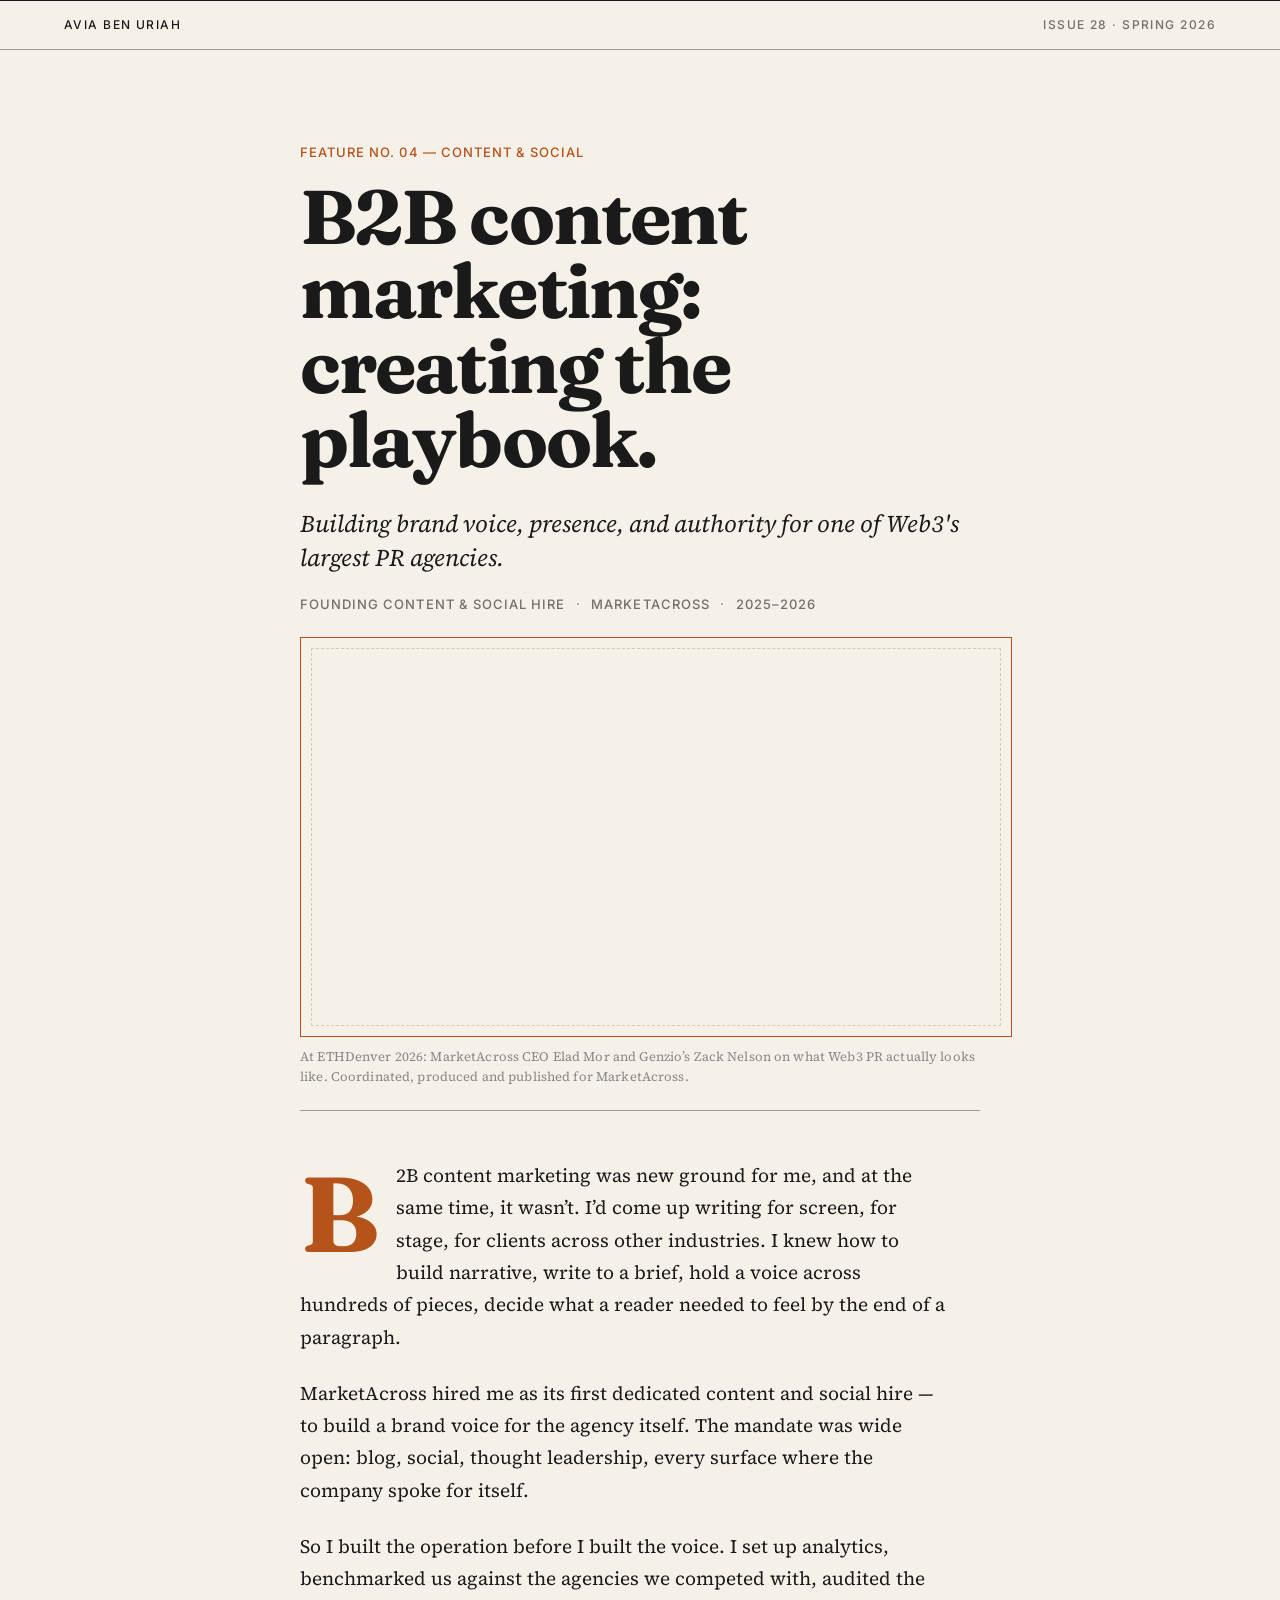
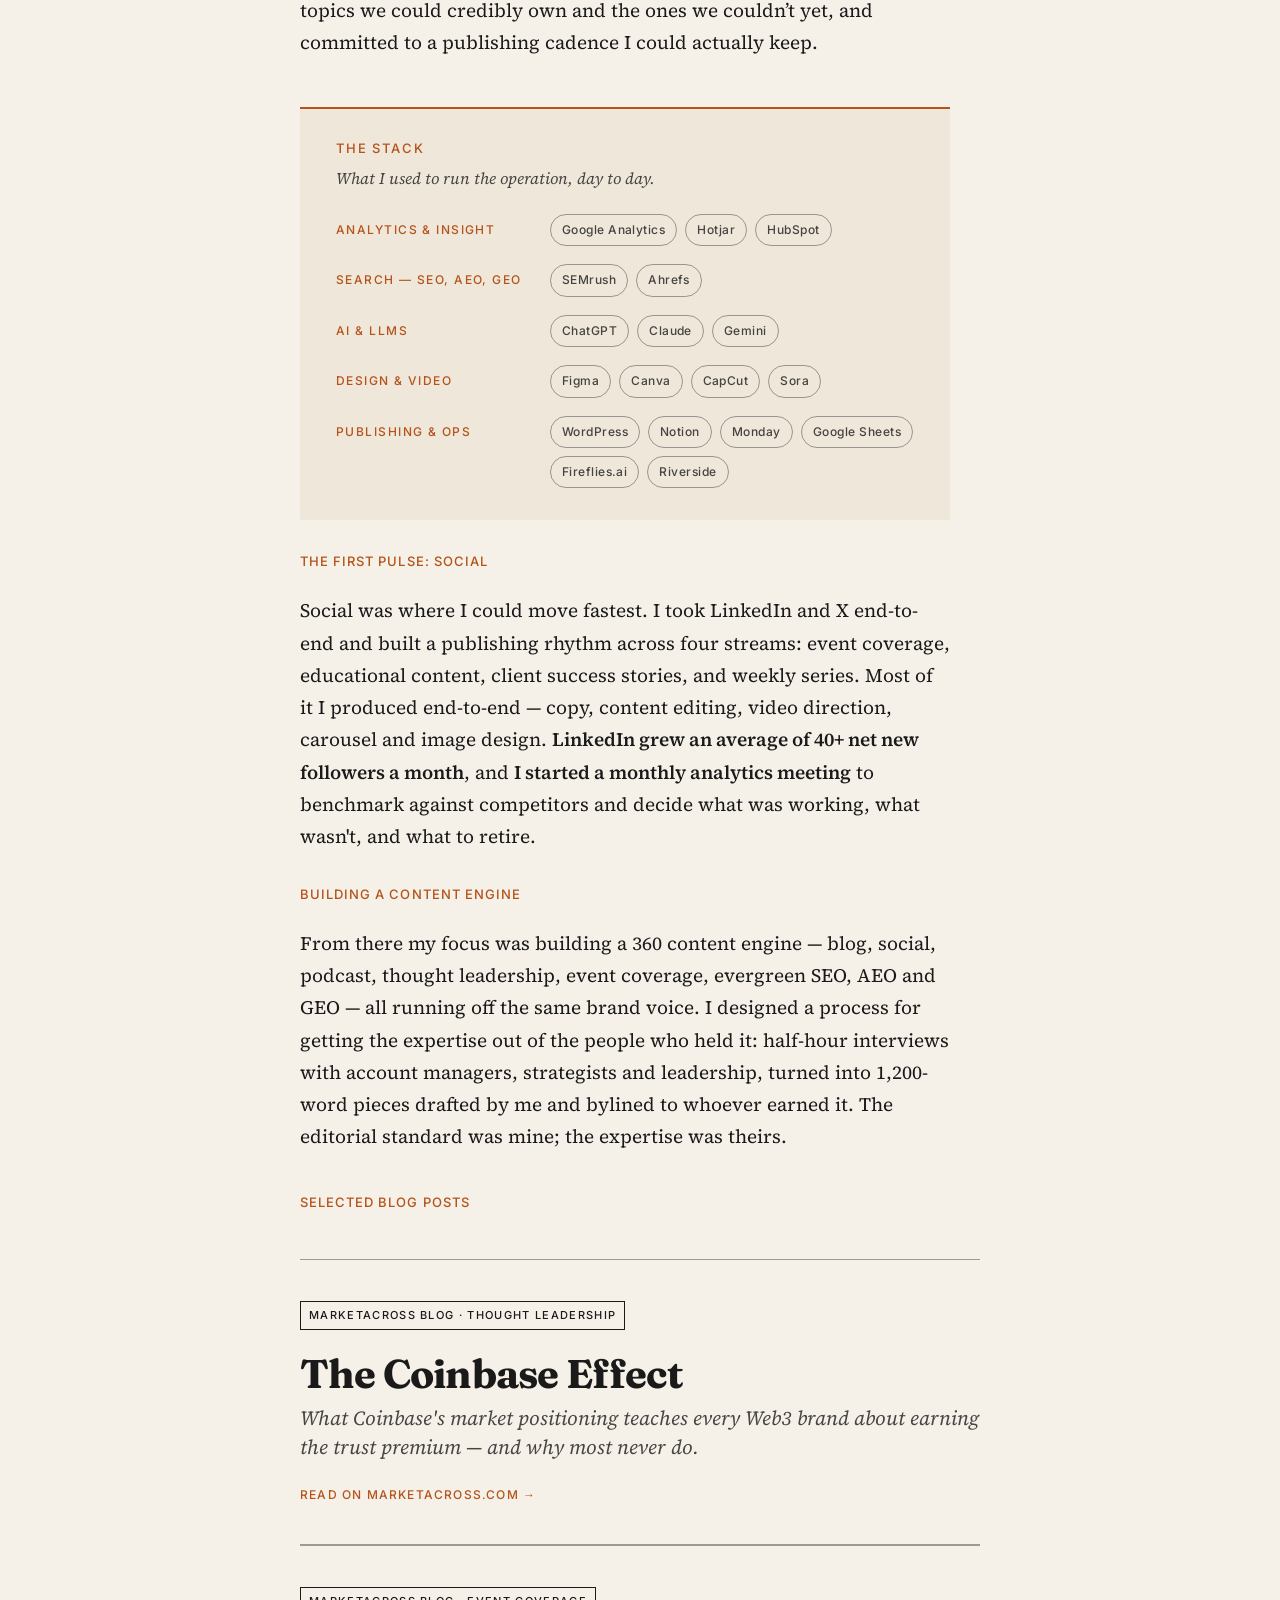
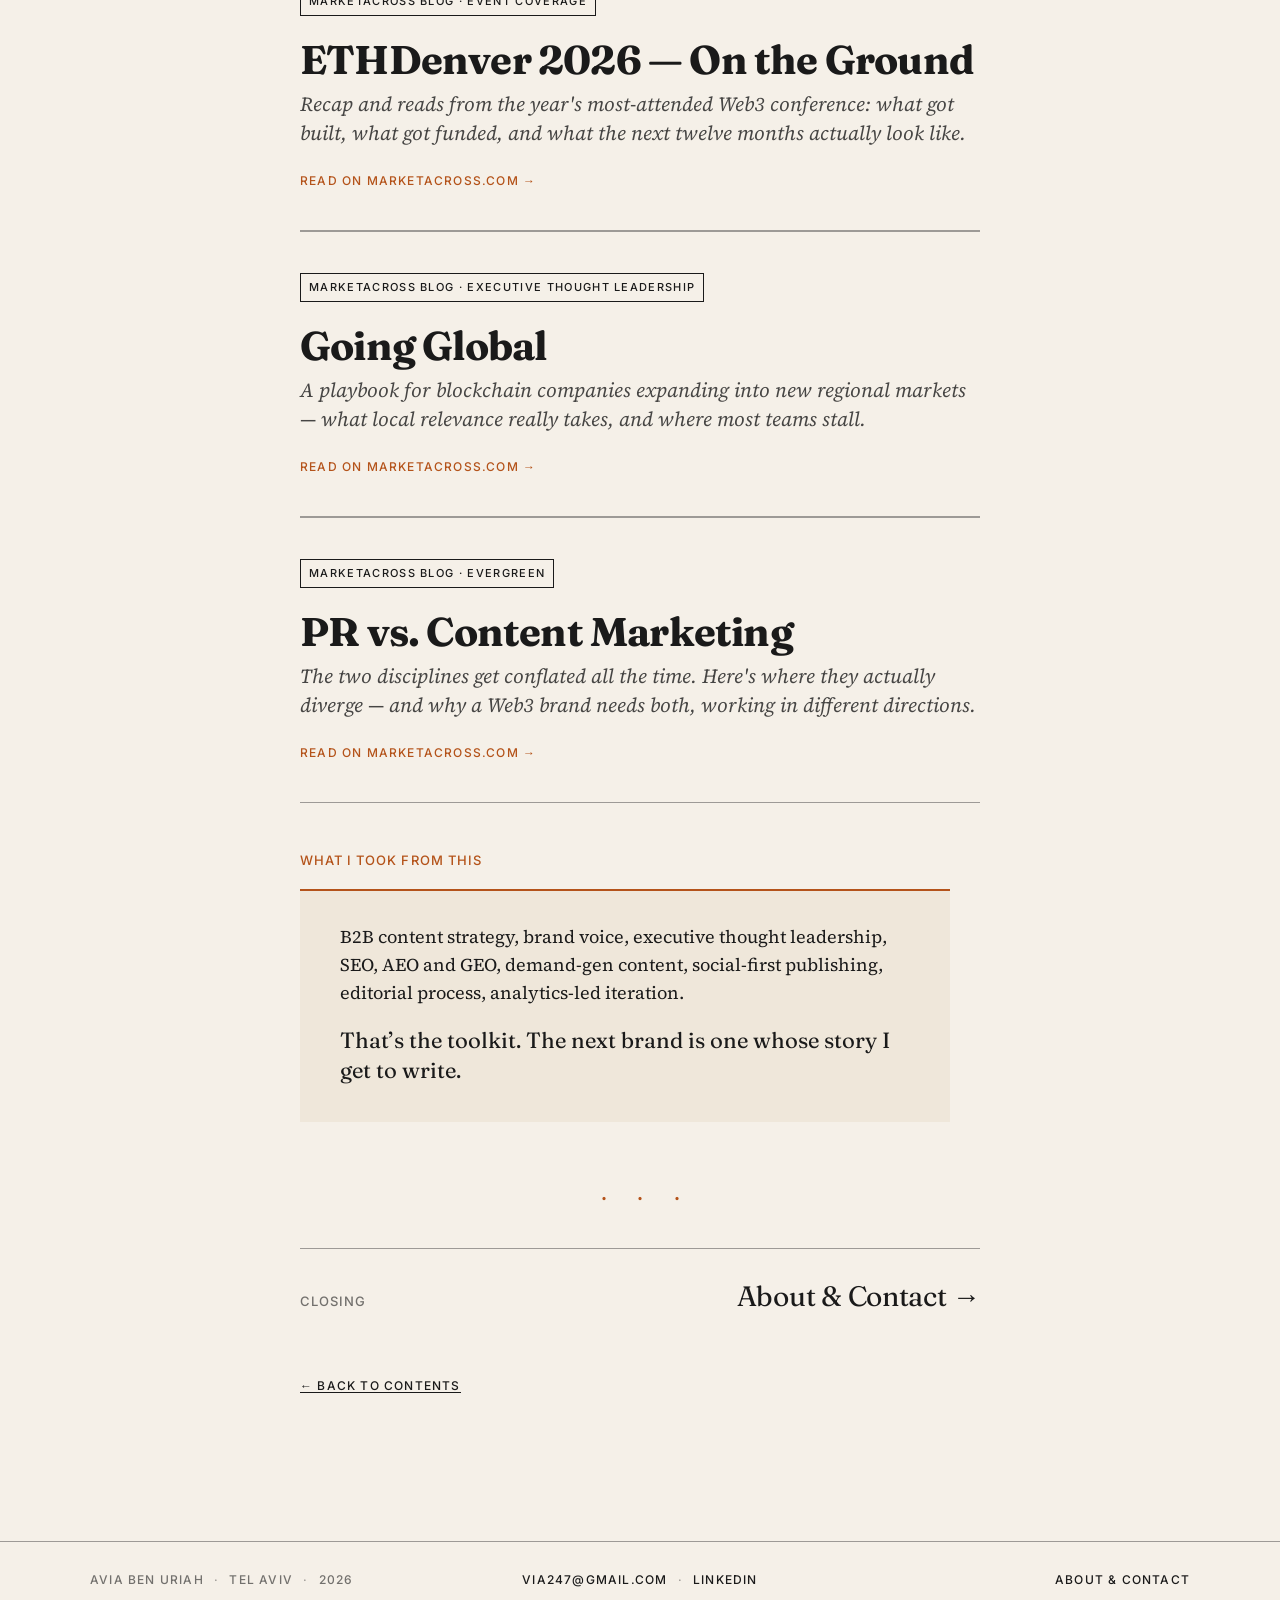
<file: site/essays.html>
<!doctype html>
<html lang="en">
<head>
    <meta charset="utf-8">
    <meta name="viewport" content="width=device-width, initial-scale=1">
    <title>Avia — B2B Content, Built from Scratch</title>
    <meta name="description" content="First content &amp; social hire at MarketAcross — building brand voice, presence and authority across blog, social, executive thought leadership and brand-awareness video.">


    <link rel="stylesheet" href="styles.css?v=29">
</head>
<body>

<a class="skip-link" href="#main">Skip to contents</a>

<header class="masthead" role="banner">
    <div class="masthead__brand"><a href="index.html">Avia Ben Uriah</a></div>
    <div class="masthead__meta">Issue 28 · Spring 2026</div>
</header>

<main class="page" id="main">
    <article class="article feature" id="essays">

        <p class="label label--rust feature__kicker">Feature No. 04 — Content &amp; social</p>

        <h1 class="feature__headline">B2B content marketing: creating the playbook.</h1>

        <p class="deck">Building brand voice, presence, and authority for one of Web3's largest PR agencies.</p>

        <p class="label label--muted feature__byline">founding content &amp; social hire&nbsp;<span class="colophon__sep">·</span> MarketAcross <span class="colophon__sep">·</span> 2025–2026</p>

        <figure class="cover-hero" style="margin:24px auto 20px;">
            <div class="figure__embed figure__embed--video" style="position:relative;padding-bottom:56.25%;height:0;overflow:hidden;">
                <iframe src="https://www.youtube.com/embed/_FPdxOiUZCI?si=kR6ij2D_aGnkR5DQ" title="At ETHDenver 2026: MarketAcross CEO Elad Mor and Genzio's Zack Nelson on what Web3 PR actually looks like" frameborder="0" allow="accelerometer; autoplay; clipboard-write; encrypted-media; gyroscope; picture-in-picture; web-share" referrerpolicy="strict-origin-when-cross-origin" allowfullscreen loading="lazy" style="position:absolute;top:0;left:0;width:100%;height:100%;border:0;"></iframe>
            </div>
            <figcaption style="font-size: 13px; color: rgb(136, 136, 136); letter-spacing: 0.01em; line-height: 1.5; margin-top: 10px;">At ETHDenver 2026: MarketAcross CEO Elad Mor and Genzio’s Zack Nelson on what Web3 PR actually looks like. Coordinated, produced and published for MarketAcross.</figcaption>
        </figure>

        <hr class="rule rule--loose">

        <p class="dropcap">B2B content marketing was new ground for me, and at the same time, it wasn’t. I’d come up writing for screen, for stage, for clients across other industries. I knew how to build narrative, write to a brief, hold a voice across hundreds of pieces, decide what a reader needed to feel by the end of a paragraph.</p>

        <p>MarketAcross hired me as its first dedicated content and social hire — to build a brand voice for the agency itself. The mandate was wide open: blog, social, thought leadership, every surface where the company spoke for itself.</p>

        <p>So I built the operation before I built the voice. I set up analytics, benchmarked us against the agencies we competed with, audited the topics we could credibly own and the ones we couldn’t yet, and committed to a publishing cadence I could actually keep.</p>

        <aside class="toolkit" aria-label="Tools and platforms I worked with">
            <p class="toolkit__kicker">The stack</p>
            <p class="toolkit__lede">What I used to run the operation, day to day.</p>

            <dl class="toolkit__grid">
                <div class="toolkit__group">
                    <dt class="toolkit__label">Analytics &amp; insight</dt>
                    <dd class="toolkit__chips">
                        <span class="toolkit__chip">Google Analytics</span>
                        <span class="toolkit__chip">Hotjar</span>
                        <span class="toolkit__chip">HubSpot</span>
                    </dd>
                </div>
                <div class="toolkit__group">
                    <dt class="toolkit__label">Search — SEO, AEO, GEO</dt>
                    <dd class="toolkit__chips">
                        <span class="toolkit__chip">SEMrush</span>
                        <span class="toolkit__chip">Ahrefs</span>
                    </dd>
                </div>
                <div class="toolkit__group">
                    <dt class="toolkit__label">AI &amp; LLMs</dt>
                    <dd class="toolkit__chips">
                        <span class="toolkit__chip">ChatGPT</span>
                        <span class="toolkit__chip">Claude</span>
                        <span class="toolkit__chip">Gemini</span>
                    </dd>
                </div>
                <div class="toolkit__group">
                    <dt class="toolkit__label">Design &amp; video</dt>
                    <dd class="toolkit__chips">
                        <span class="toolkit__chip">Figma</span>
                        <span class="toolkit__chip">Canva</span>
                        <span class="toolkit__chip">CapCut</span>
                        <span class="toolkit__chip">Sora</span>
                    </dd>
                </div>
                <div class="toolkit__group">
                    <dt class="toolkit__label">Publishing &amp; ops</dt>
                    <dd class="toolkit__chips">
                        <span class="toolkit__chip">WordPress</span>
                        <span class="toolkit__chip">Notion</span>
                        <span class="toolkit__chip">Monday</span>
                        <span class="toolkit__chip">Google Sheets</span>
                        <span class="toolkit__chip">Fireflies.ai</span>
                        <span class="toolkit__chip">Riverside</span>
                    </dd>
                </div>
            </dl>
        </aside>

        <p class="label label--rust" style="margin-top: 32px;">The first pulse: social</p>

        <p>Social was where I could move fastest. I took LinkedIn and X end-to-end and built a publishing rhythm across four streams: event coverage, educational content, client success stories, and weekly series. Most of it I produced end-to-end — copy, content editing, video direction, carousel and image design. <b>LinkedIn grew an average of 40+ net new followers a month</b>, and <b>I started a monthly analytics meeting</b> to benchmark against competitors and decide what was working, what wasn't, and what to retire.</p>

        <p class="label label--rust" style="margin-top: 32px;">building a content engine</p>

        <p>From there my focus was building a 360 content engine — blog, social, podcast, thought leadership, event coverage, evergreen SEO, AEO and GEO — all running off the same brand voice. I designed a process for getting the expertise out of the people who held it: half-hour interviews with account managers, strategists and leadership, turned into 1,200-word pieces drafted by me and bylined to whoever earned it. The editorial standard was mine; the expertise was theirs.</p>

        <p class="label label--rust" style="margin-top:40px;">Selected blog posts</p>

        <ol class="essay-stack" aria-label="Selected blog posts">
            <li>
                <a class="essay-card" href="https://marketacross.com/the-coinbase-effect/" target="_blank" rel="noopener">
                    <span class="essay-card__mark">MarketAcross Blog · Thought leadership</span>
                    <h2 class="essay-card__title">The Coinbase Effect</h2>
                    <p class="essay-card__deck">What Coinbase's market positioning teaches every Web3 brand about earning the trust premium — and why most never do.</p>
                    <span class="essay-card__read">Read on marketacross.com →</span>
                </a>
            </li>
            <li>
                <a class="essay-card" href="https://marketacross.com/ethdenver-2026/" target="_blank" rel="noopener">
                    <span class="essay-card__mark">MarketAcross Blog · Event coverage</span>
                    <h2 class="essay-card__title">ETHDenver 2026 — On the Ground</h2>
                    <p class="essay-card__deck">Recap and reads from the year's most-attended Web3 conference: what got built, what got funded, and what the next twelve months actually look like.</p>
                    <span class="essay-card__read">Read on marketacross.com →</span>
                </a>
            </li>
            <li>
                <a class="essay-card" href="https://marketacross.com/going-global/" target="_blank" rel="noopener">
                    <span class="essay-card__mark">MarketAcross Blog · Executive thought leadership</span>
                    <h2 class="essay-card__title">Going Global</h2>
                    <p class="essay-card__deck">A playbook for blockchain companies expanding into new regional markets — what local relevance really takes, and where most teams stall.</p>
                    <span class="essay-card__read">Read on marketacross.com →</span>
                </a>
            </li>
            <li>
                <a class="essay-card" href="https://marketacross.com/pr-vs-content-marketing/" target="_blank" rel="noopener">
                    <span class="essay-card__mark">MarketAcross Blog · Evergreen</span>
                    <h2 class="essay-card__title">PR vs. Content Marketing</h2>
                    <p class="essay-card__deck">The two disciplines get conflated all the time. Here's where they actually diverge — and why a Web3 brand needs both, working in different directions.</p>
                    <span class="essay-card__read">Read on marketacross.com →</span>
                </a>
            </li>
        </ol>

        <p class="label label--rust" style="margin-top:48px;">What I took from this</p>

        <aside class="closer" aria-label="What I took from this">
            <p class="closer__terms">B2B content strategy, brand voice, executive thought leadership, SEO, AEO and GEO, demand-gen content, social-first publishing, editorial process, analytics-led iteration.</p>
            <p class="closer__line">That’s the toolkit. The next brand is one whose story I get to write.</p>
        </aside>

        <p class="ornament" aria-hidden="true">· · ·</p>

        <div class="next-feature">
            <span class="label next-feature__label">Closing</span>
            <a class="next-feature__link" href="about.html">About &amp; Contact →</a>
        </div>

        <p class="back-to-contents"><a href="index.html">← Back to contents</a></p>
    </article>
</main>

<footer class="colophon" role="contentinfo">
    <div class="colophon__inner">
        <div class="colophon__col colophon__col--left">
            Avia Ben Uriah <span class="colophon__sep">·</span> Tel Aviv <span class="colophon__sep">·</span> 2026
        </div>
        <div class="colophon__col colophon__col--center">
            <a href="mailto:via247@gmail.com">via247@gmail.com</a>
            <span class="colophon__sep">·</span>
            <a href="https://www.linkedin.com/in/avia-ben-uriah-78066715b/" target="_blank" rel="noopener">LinkedIn</a>
        </div>
        <div class="colophon__col colophon__col--right">
            <a href="about.html">About &amp; contact</a>
        </div>
    </div>
</footer>

</body>
</html>
</file>
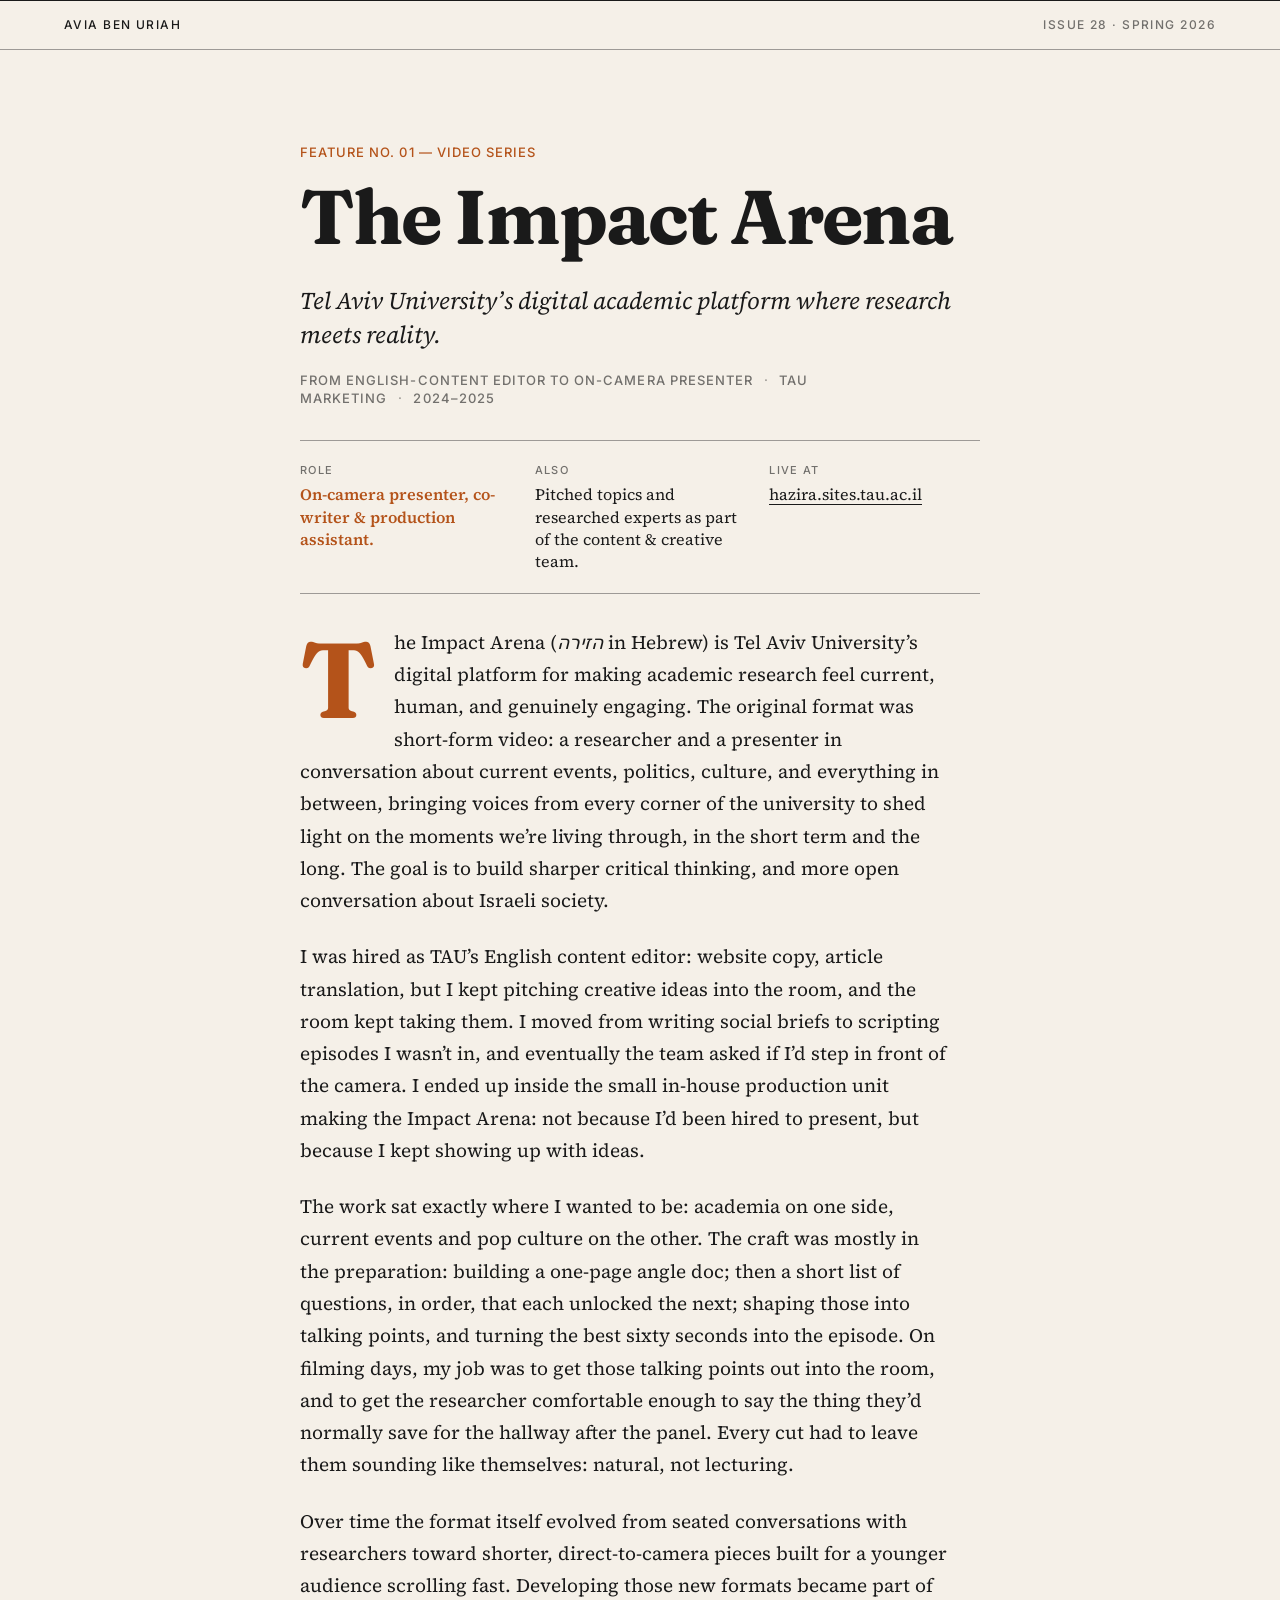
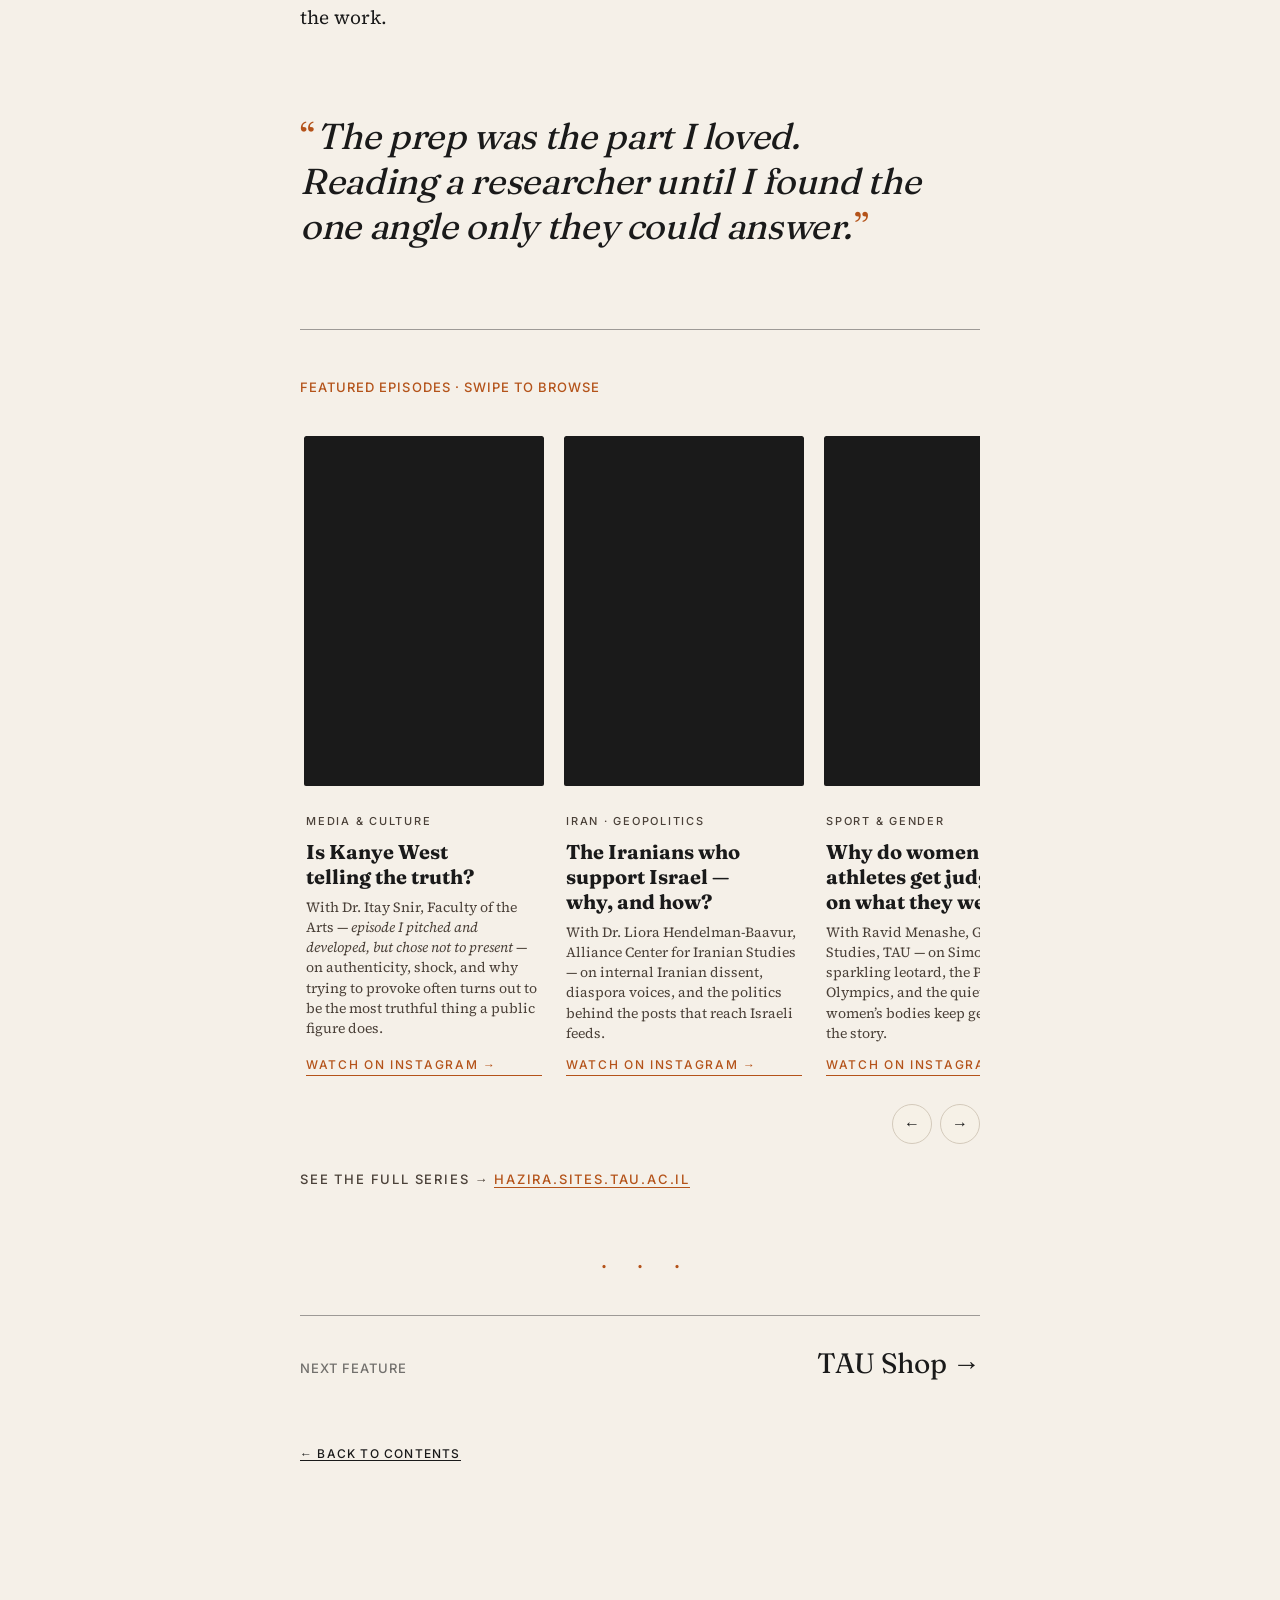
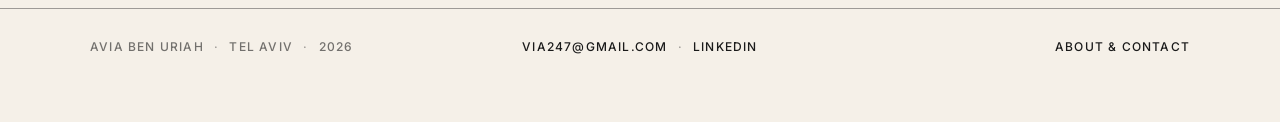
<file: site/impact-arena.html>
<!doctype html>
<html lang="en">
<head>
    <meta charset="utf-8">
    <meta name="viewport" content="width=device-width, initial-scale=1">
    <meta name="theme-color" content="#F5F0E8">
    <meta name="google-site-verification" content="nS1N_AiXZKeCZ10M9t4prSqp5-Gh1TlQjCW0TUtDdOc">
    <link rel="preconnect" href="https://www.clarity.ms" crossorigin>
    <link rel="preconnect" href="https://scripts.clarity.ms" crossorigin>
    <link rel="preload" as="font" type="font/woff2" href="fonts/fraunces-v38-latin-700.woff2" crossorigin>
    <link rel="preload" as="font" type="font/woff2" href="fonts/source-serif-4-v14-latin-regular.woff2" crossorigin>
    <link rel="preconnect" href="https://www.instagram.com" crossorigin>
    <title>TAU Impact Arena: On-Camera Research Videos — Avia Ben Uriah</title>
    <meta name="description" content="Producing the TAU Impact Arena video series — short-form interviews with academic researchers on current events. On camera, co-writing, and pitching topics.">

    <link rel="canonical" href="https://aviabu.com/impact-arena">
    <link rel="icon" type="image/svg+xml" href="data:image/svg+xml;utf8,<svg xmlns='http://www.w3.org/2000/svg' viewBox='0 0 32 32'><rect width='32' height='32' fill='%23F5F0E8'/><text x='16' y='24' text-anchor='middle' font-family='Georgia,serif' font-size='24' font-weight='700' fill='%23B4531A'>A</text></svg>">

    <meta property="og:type" content="article">
    <meta property="og:title" content="The Impact Arena — Avia Ben Uriah">
    <meta property="og:description" content="Producing TAU Impact Arena: eight one-minute videos with eight specialists, on camera, in her voice.">
    <meta property="og:url" content="https://aviabu.com/impact-arena">
    <meta property="og:image" content="https://aviabu.com/images/og-cover.png">
    <meta property="og:image:width" content="1200">
    <meta property="og:image:height" content="630">
    <meta property="og:image:type" content="image/png">
    <meta property="og:image:alt" content="Avia Ben Uriah — Brand Narrative · Creative · Content Marketing · Screenwriting">
    <meta property="og:site_name" content="Avia Ben Uriah">

    <meta name="twitter:card" content="summary_large_image">
    <meta name="twitter:title" content="The Impact Arena — Avia Ben Uriah">
    <meta name="twitter:description" content="Eight one-minute videos with eight specialists, on camera.">
    <meta name="twitter:image" content="https://aviabu.com/images/og-cover.png">

    <script type="application/ld+json">
    {
      "@context": "https://schema.org",
      "@type": "CreativeWork",
      "name": "The Impact Arena — TAU's Digital Research Stage",
      "url": "https://aviabu.com/impact-arena",
      "description": "Producing the TAU Impact Arena video series — short-form interviews with academic researchers on current events.",
      "inLanguage": "en",
      "image": "https://aviabu.com/images/sourasky-blue.webp",
      "author": {
        "@type": "Person",
        "@id": "https://aviabu.com/#person",
        "name": "Avia Ben Uriah",
        "url": "https://aviabu.com/"
      },
      "about": ["Video Production", "On-Camera Presenting", "Academic Communication", "Tel Aviv University"]
    }
    </script>

    <link rel="stylesheet" href="styles.css?v=50">

    <script>
    (function () {
        try {
            var p = new URLSearchParams(window.location.search);
            if (p.get('dev') === '1') localStorage.setItem('dev', '1');
            if (localStorage.getItem('dev') === '1') return;
        } catch (e) {}
        (function(c,l,a,r,i,t,y){
            c[a]=c[a]||function(){(c[a].q=c[a].q||[]).push(arguments)};
            t=l.createElement(r);t.async=1;t.src="https://www.clarity.ms/tag/"+i;
            y=l.getElementsByTagName(r)[0];y.parentNode.insertBefore(t,y);
        })(window, document, "clarity", "script", "whffmy9mnu");
    })();
    </script>

    <script>
    (function () {
        if (!window.clarity) return;
        try {
            var p = new URLSearchParams(location.search);
            var src = p.get('utm_source');
            var med = p.get('utm_medium');
            var camp = p.get('utm_campaign');
            try {
                if (!src) src = sessionStorage.getItem('avia_src');
                if (!med) med = sessionStorage.getItem('avia_med');
                if (!camp) camp = sessionStorage.getItem('avia_camp');
            } catch (e) {}
            if (!src) {
                var ref = document.referrer;
                if (ref) {
                    try {
                        var host = new URL(ref).hostname.replace(/^www\./, '');
                        if (host && host.indexOf('aviabu.com') === -1) {
                            if (/linkedin\./i.test(host)) src = 'linkedin';
                            else if (/(google|bing|duckduckgo|yahoo|ecosia)\./i.test(host)) src = 'search';
                            else src = host;
                        }
                    } catch (e) {}
                }
                if (!src) src = 'direct';
            }
            try {
                sessionStorage.setItem('avia_src', src);
                if (med) sessionStorage.setItem('avia_med', med);
                if (camp) sessionStorage.setItem('avia_camp', camp);
            } catch (e) {}
            try {
                if (/[?&]utm_/i.test(location.search)) {
                    history.replaceState(null, '', location.pathname + location.hash);
                }
            } catch (e) {}
            window.clarity('set', 'source', src);
            if (med) window.clarity('set', 'medium', med);
            if (camp) window.clarity('set', 'campaign', camp);
        } catch (e) {}
    })();
    </script>
</head>
<body>

<a class="skip-link" href="#main">Skip to contents</a>

<header class="masthead" role="banner">
    <div class="masthead__brand"><a href="/">Avia Ben Uriah</a></div>
    <div class="masthead__meta">Issue 28 · Spring 2026</div>
</header>

<main class="page" id="main">

<article class="article feature" id="impact-arena">

    <p class="label label--rust feature__kicker">Feature No. 01 — Video Series</p>

    <h1 class="feature__headline">The Impact Arena</h1>

    <p class="deck">Tel Aviv University’s digital academic platform where research meets reality.</p>

    <p class="label label--muted feature__byline">
        From English-content editor to on-camera presenter <span class="colophon__sep">·</span> TAU Marketing <span class="colophon__sep">·</span> 2024–2025
    </p>

    <dl class="credit-strip" aria-label="Credits">
        <div>
            <dt class="credit-strip__term">Role</dt>
            <dd class="credit-strip__desc"><strong>On-camera presenter, co-writer &amp; production assistant.</strong></dd>
        </div>
        <div>
            <dt class="credit-strip__term">Also</dt>
            <dd class="credit-strip__desc">Pitched topics and researched experts as part of the content &amp; creative team.</dd>
        </div>
        <div>
            <dt class="credit-strip__term">Live at</dt>
            <dd class="credit-strip__desc"><a target="_blank" rel="noopener" href="https://www.hazira.sites.tau.ac.il/">hazira.sites.tau.ac.il</a></dd>
        </div>
    </dl>

    <p class="dropcap">The Impact Arena (<em lang="he" dir="rtl">הזירה</em> in Hebrew) is Tel Aviv University’s digital platform for making academic research feel current, human, and genuinely engaging. The original format was short-form video: a researcher and a presenter in conversation about current events, politics, culture, and everything in between, bringing voices from every corner of the university to shed light on the moments we’re living through, in the short term and the long. The goal is to build sharper critical thinking, and more open conversation about Israeli society.</p>

    <p>I was hired as TAU’s English content editor: website copy, article translation, but I kept pitching creative ideas into the room, and the room kept taking them. I moved from writing social briefs to scripting episodes I wasn’t in, and eventually the team asked if I’d step in front of the camera. I ended up inside the small in-house production unit making the Impact Arena: not because I’d been hired to present, but because I kept showing up with ideas.</p>

    <p>The work sat exactly where I wanted to be: academia on one side, current events and pop culture on the other. The craft was mostly in the preparation: building a one-page angle doc; then a short list of questions, in order, that each unlocked the next; shaping those into talking points, and turning the best sixty seconds into the episode. On filming days, my job was to get those talking points out into the room, and to get the researcher comfortable enough to say the thing they’d normally save for the hallway after the panel. Every cut had to leave them sounding like themselves: natural, not lecturing.</p>

    <p>Over time the format itself evolved from seated conversations with researchers toward shorter, direct-to-camera pieces built for a younger audience scrolling fast. Developing those new formats became part of the work.</p>

    <blockquote class="pullquote">The prep was the part I loved. Reading a researcher until I found the one angle only they could answer.</blockquote>

    <hr class="rule rule--loose">
    <h2 class="label label--rust">Featured episodes · swipe to browse</h2>

    <div class="reel-carousel" role="region" aria-label="Featured Impact Arena episodes">
        <ol class="reel-carousel__track">
            <li class="reel-card">
                <div class="reel-card__crop"><blockquote class="instagram-media reel-card__embed"
                    data-instgrm-permalink="https://www.instagram.com/reel/DKhAx9zsU-s/"
                    data-instgrm-version="14"></blockquote></div>
                <div class="reel-card__body">
                    <span class="reel-card__topic">Media &amp; Culture</span>
                    <h3 class="reel-card__title">Is Kanye West telling the truth?</h3>
                    <p class="reel-card__speaker">With Dr. Itay Snir, Faculty of the Arts &mdash; <em>episode I pitched and developed, but chose not to present</em> &mdash; on authenticity, shock, and why trying to provoke often turns out to be the most truthful thing a public figure does.</p>
                    <a class="reel-card__watch" href="https://www.instagram.com/reels/DKhAx9zsU-s/" target="_blank" rel="noopener">Watch on Instagram →</a>
                </div>
            </li>
            <li class="reel-card">
                <div class="reel-card__crop"><blockquote class="instagram-media reel-card__embed"
                    data-instgrm-permalink="https://www.instagram.com/reel/C8btBTytN5p/"
                    data-instgrm-version="14"></blockquote></div>
                <div class="reel-card__body">
                    <span class="reel-card__topic">Iran · Geopolitics</span>
                    <h3 class="reel-card__title">The Iranians who support Israel &mdash; why, and how?</h3>
                    <p class="reel-card__speaker">With Dr. Liora Hendelman-Baavur, Alliance Center for Iranian Studies — on internal Iranian dissent, diaspora voices, and the politics behind the posts that reach Israeli feeds.</p>
                    <a class="reel-card__watch" href="https://www.instagram.com/reels/C8btBTytN5p/" target="_blank" rel="noopener">Watch on Instagram →</a>
                </div>
            </li>
            <li class="reel-card">
                <div class="reel-card__crop"><blockquote class="instagram-media reel-card__embed"
                    data-instgrm-permalink="https://www.instagram.com/reel/C-UyFymt-i3/"
                    data-instgrm-version="14"></blockquote></div>
                <div class="reel-card__body">
                    <span class="reel-card__topic">Sport &amp; Gender</span>
                    <h3 class="reel-card__title">Why do women athletes get judged on what they wear?</h3>
                    <p class="reel-card__speaker">With Ravid Menashe, Gender Studies, TAU — on Simone Biles’ sparkling leotard, the Paris Olympics, and the quiet rule that women’s bodies keep getting to be the story.</p>
                    <a class="reel-card__watch" href="https://www.instagram.com/reels/C-UyFymt-i3/" target="_blank" rel="noopener">Watch on Instagram →</a>
                </div>
            </li>
            <li class="reel-card">
                <div class="reel-card__crop"><blockquote class="instagram-media reel-card__embed"
                    data-instgrm-permalink="https://www.instagram.com/reel/C-kN8-CNqih/"
                    data-instgrm-version="14"></blockquote></div>
                <div class="reel-card__body">
                    <span class="reel-card__topic">Psychiatry · Attention</span>
                    <h3 class="reel-card__title">Why can’t we stand being bored?</h3>
                    <p class="reel-card__speaker">With Dr. Ilan Volkov, psychiatrist, MindMe — on dopamine, the student brain, and what it costs us to be stimulated all the time.</p>
                    <a class="reel-card__watch" href="https://www.instagram.com/reels/C-kN8-CNqih/" target="_blank" rel="noopener">Watch on Instagram →</a>
                </div>
            </li>
        </ol>
        <div class="reel-carousel__controls">
            <button class="reel-carousel__btn reel-carousel__btn--prev" type="button" aria-label="Previous episode">←</button>
            <button class="reel-carousel__btn reel-carousel__btn--next" type="button" aria-label="Next episode">→</button>
        </div>
    </div>

    <p class="video-proof-tail">See the full series → <a target="_blank" rel="noopener" href="https://www.hazira.sites.tau.ac.il/">hazira.sites.tau.ac.il</a></p>

    <p class="ornament" aria-hidden="true">· · ·</p>

    <div class="next-feature">
        <span class="label next-feature__label">Next feature</span>
        <a class="next-feature__link" href="/tau-shop">TAU Shop →</a>
    </div>

    <p class="back-to-contents"><a href="/#toc">← Back to contents</a></p>
</article>

</main>

<footer class="colophon" role="contentinfo">
    <div class="colophon__inner">
        <div class="colophon__col colophon__col--left">
            Avia Ben Uriah <span class="colophon__sep">·</span> Tel Aviv <span class="colophon__sep">·</span> 2026
        </div>
        <div class="colophon__col colophon__col--center">
            <a href="mailto:via247@gmail.com">via247@gmail.com</a>
            <span class="colophon__sep">·</span>
            <a href="https://www.linkedin.com/in/avia-ben-uriah-78066715b/" target="_blank" rel="noopener">LinkedIn</a>
        </div>
        <div class="colophon__col colophon__col--right">
            <a href="/about">About &amp; contact</a>
        </div>
    </div>
</footer>

<script>
    // Reel carousel — arrow buttons scroll the track by one card at a time
    (function () {
        var track = document.querySelector('.reel-carousel__track');
        if (!track) return;
        var prev = document.querySelector('.reel-carousel__btn--prev');
        var next = document.querySelector('.reel-carousel__btn--next');

        function step() {
            var card = track.querySelector('.reel-card');
            if (!card) return track.clientWidth;
            var styles = getComputedStyle(track);
            var gap = parseFloat(styles.columnGap || styles.gap || '0') || 0;
            return card.getBoundingClientRect().width + gap;
        }

        if (prev) prev.addEventListener('click', function () {
            track.scrollBy({ left: -step(), behavior: 'smooth' });
        });
        if (next) next.addEventListener('click', function () {
            track.scrollBy({ left: step(), behavior: 'smooth' });
        });
    })();
</script>

<script async src="https://www.instagram.com/embed.js"></script>

<script>
(function () {
    if (!window.clarity) return;
    var readEndFired = false;
    function onScroll() {
        if (readEndFired) return;
        var h = document.documentElement.scrollHeight;
        if ((window.scrollY + window.innerHeight) / h >= 0.95) {
            readEndFired = true;
            try { window.clarity('event', 'read-to-end'); } catch (e) {}
            window.removeEventListener('scroll', onScroll);
        }
    }
    window.addEventListener('scroll', onScroll, { passive: true });
    setTimeout(function () { try { window.clarity('event', 'read-3min'); } catch (e) {} }, 180000);
    document.addEventListener('click', function (e) {
        var a = e.target.closest && e.target.closest('a[href]');
        if (!a) return;
        var href = a.getAttribute('href') || '';
        if (/^https?:\/\//i.test(href) && href.indexOf('aviabu.com') === -1) {
            try {
                window.clarity('set', 'destination', href);
                window.clarity('event', 'outbound-click');
            } catch (err) {}
        }
        if (/\.pdf($|\?)/i.test(href)) {
            try { window.clarity('event', 'resume-download'); } catch (err) {}
        }
    });
})();
</script>

</body>
</html>
</file>
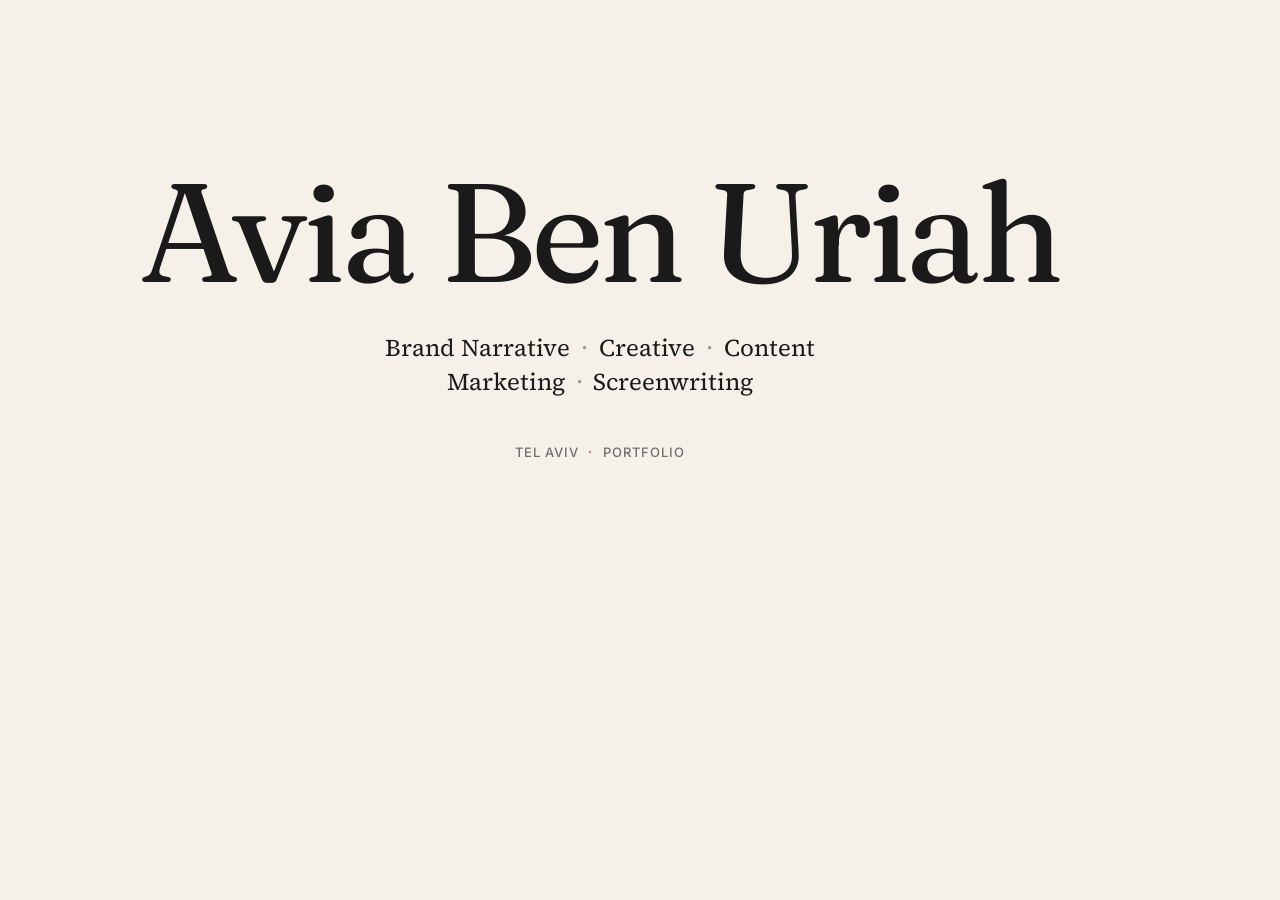
<file: site/og.html>
<!doctype html>
<html lang="en">
<head>
    <meta charset="utf-8">
    <meta name="robots" content="noindex">
    <title>Avia Ben Uriah — share card</title>
    <style>
        @font-face {
            font-family: "Fraunces";
            src: url("fonts/fraunces-v38-latin-regular.woff2") format("woff2");
            font-weight: 400;
            font-style: normal;
            font-display: block;
        }
        @font-face {
            font-family: "Fraunces";
            src: url("fonts/fraunces-v38-latin-700.woff2") format("woff2");
            font-weight: 700;
            font-style: normal;
            font-display: block;
        }
        @font-face {
            font-family: "Source Serif 4";
            src: url("fonts/source-serif-4-v14-latin-regular.woff2") format("woff2");
            font-weight: 400;
            font-style: normal;
            font-display: block;
        }
        @font-face {
            font-family: "Source Serif 4";
            src: url("fonts/source-serif-4-v14-latin-italic.woff2") format("woff2");
            font-weight: 400;
            font-style: italic;
            font-display: block;
        }
        @font-face {
            font-family: "Inter";
            src: url("fonts/inter-v20-latin-500.woff2") format("woff2");
            font-weight: 500;
            font-style: normal;
            font-display: block;
        }

        :root {
            --paper: #F5F0E8;
            --ink: #1A1A1A;
            --ink-40: rgba(26, 26, 26, 0.40);
            --ink-60: rgba(26, 26, 26, 0.60);
            --rust: #B4531A;
        }

        html, body {
            margin: 0;
            padding: 0;
            background: var(--paper);
            color: var(--ink);
        }

        body {
            width: 1200px;
            height: 630px;
            overflow: hidden;
            font-family: "Source Serif 4", Georgia, serif;
            display: flex;
            flex-direction: column;
            align-items: center;
            justify-content: center;
            box-sizing: border-box;
            padding: 80px 96px;
            text-align: center;
        }

        .name {
            font-family: "Fraunces", Georgia, serif;
            font-weight: 400;
            font-variation-settings: "opsz" 144;
            font-size: 140px;
            line-height: 0.9;
            letter-spacing: -0.03em;
            color: var(--ink);
            margin: 0;
            white-space: nowrap;
        }

        .disciplines {
            margin: 36px 0 0;
            max-width: 44ch;
            font-family: "Source Serif 4", Georgia, serif;
            font-weight: 400;
            font-style: normal;
            font-size: 24px;
            line-height: 1.4;
            color: var(--ink);
        }

        .disciplines .dot {
            color: var(--ink-40);
            margin: 0 0.45em;
        }

        .standfirst {
            margin: 32px 0 0;
            max-width: 36ch;
            font-family: "Source Serif 4", Georgia, serif;
            font-style: italic;
            font-weight: 400;
            font-size: 22px;
            line-height: 1.45;
            color: var(--ink);
        }

        .standfirst em {
            font-style: italic;
        }

        .dateline {
            margin: 44px 0 0;
            font-family: "Inter", "Helvetica Neue", Arial, sans-serif;
            font-weight: 500;
            font-size: 13px;
            letter-spacing: 0.08em;
            text-transform: uppercase;
            line-height: 1.4;
            color: var(--ink-60);
        }

        .dateline .dot {
            color: var(--rust);
            margin: 0 0.4em;
        }
    </style>
</head>
<body>
    <h1 class="name">Avia Ben Uriah</h1>
    <p class="disciplines">
        Brand Narrative<span class="dot">·</span>Creative<span class="dot">·</span>Content Marketing<span class="dot">·</span>Screenwriting
    </p>
    <p class="dateline">
        Tel Aviv <span class="dot">·</span> Portfolio
    </p>
</body>
</html>
</file>
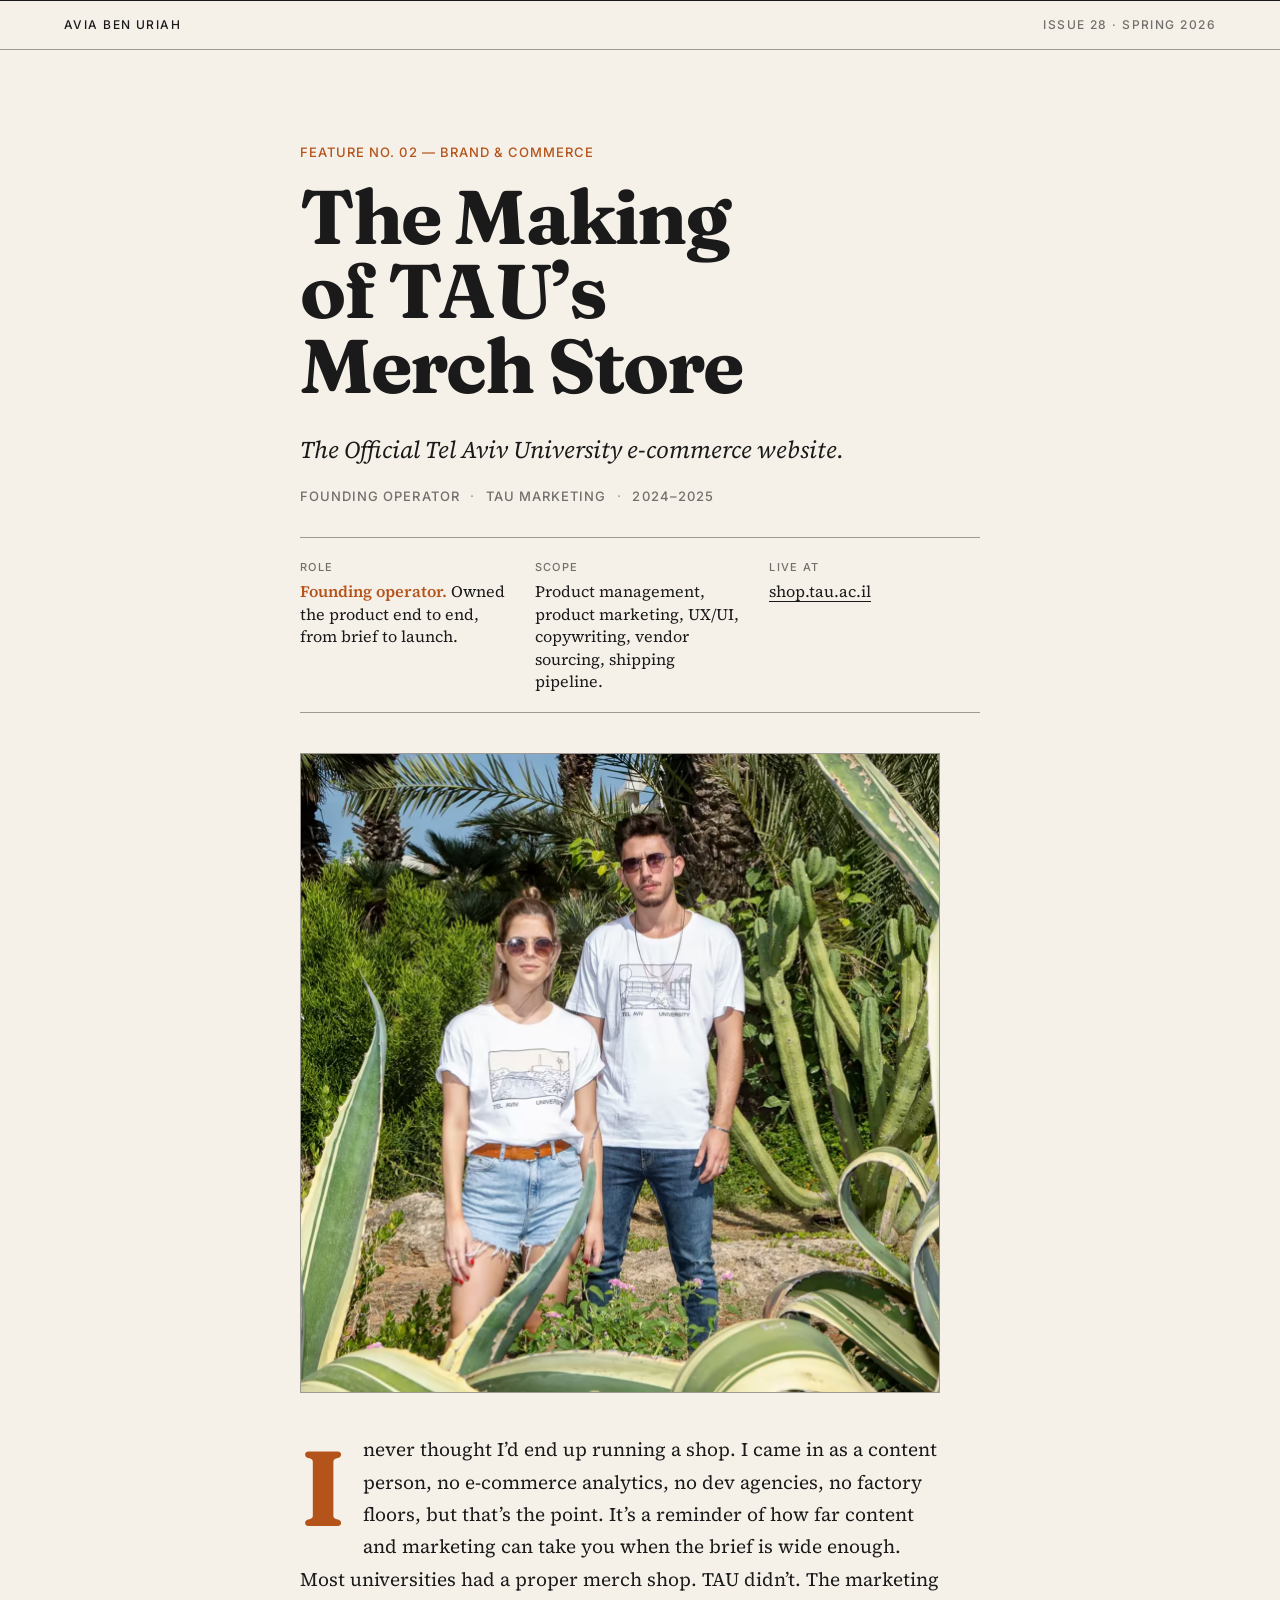
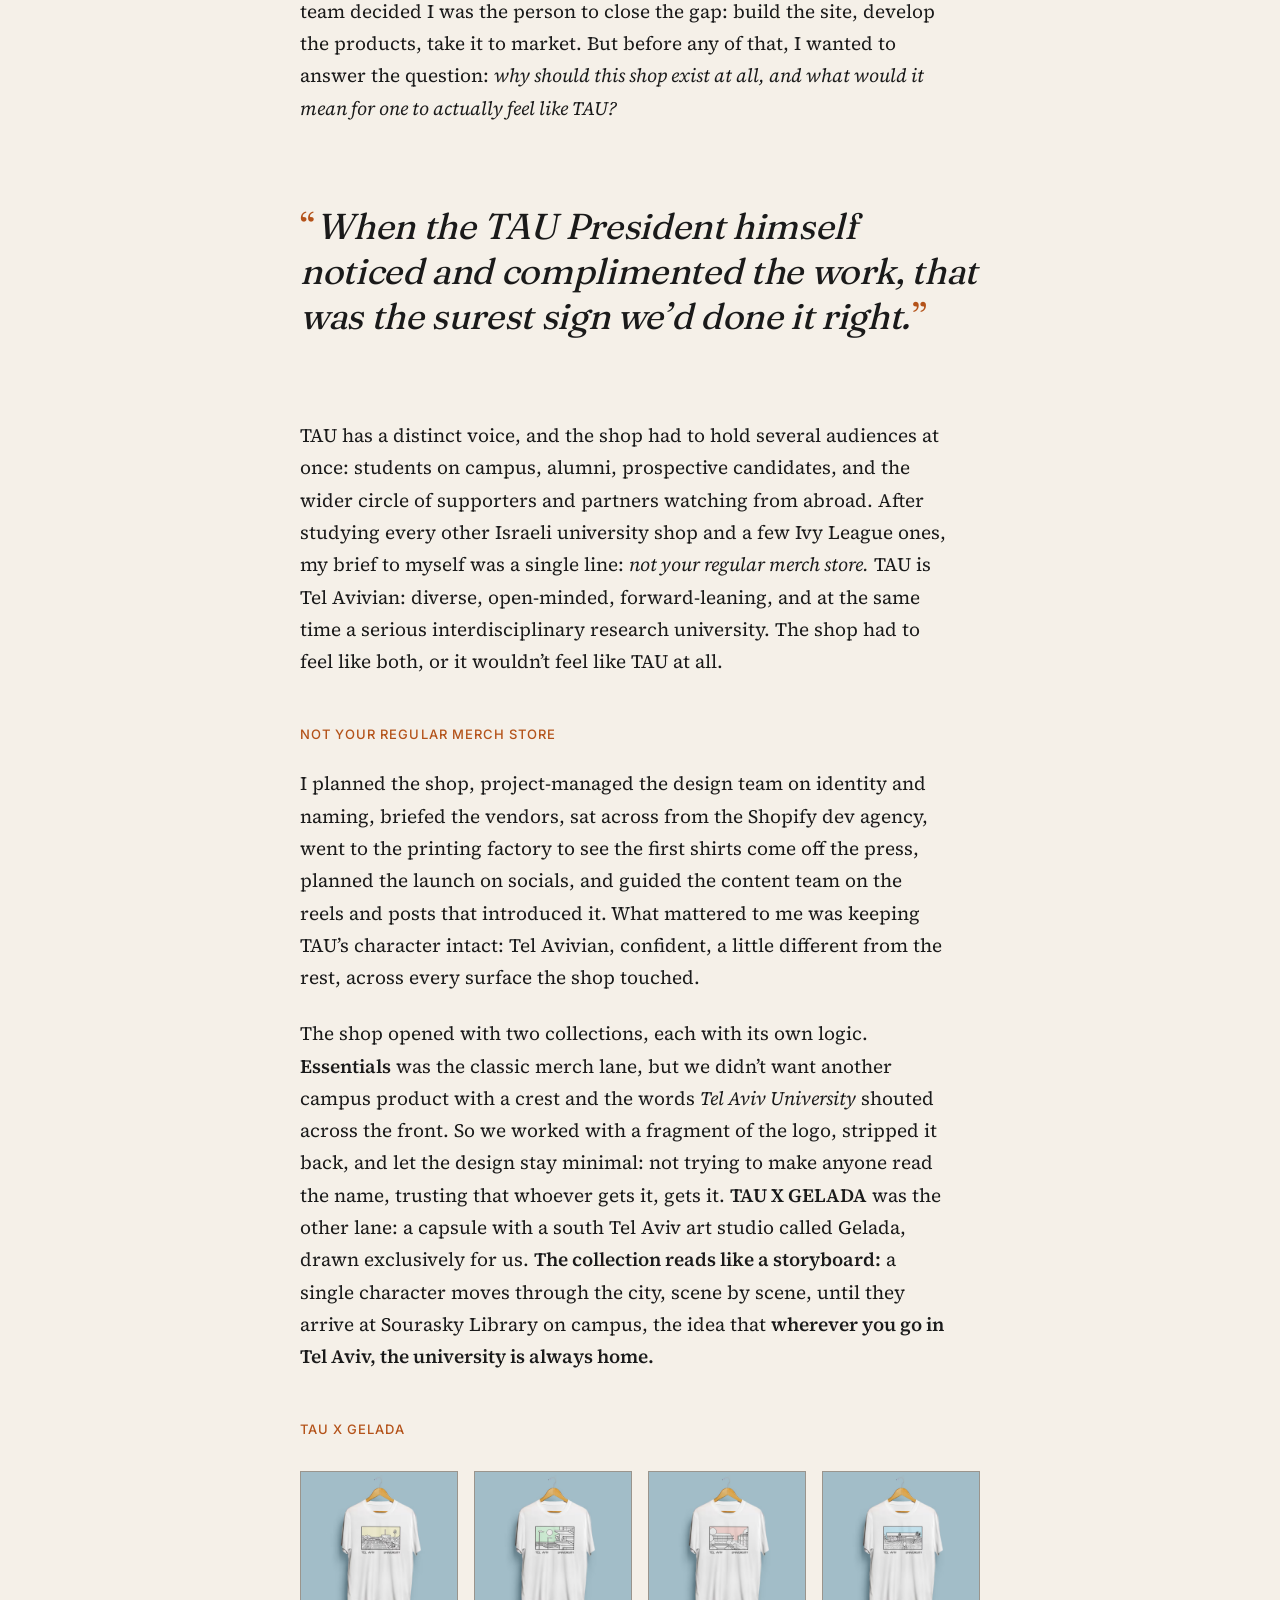
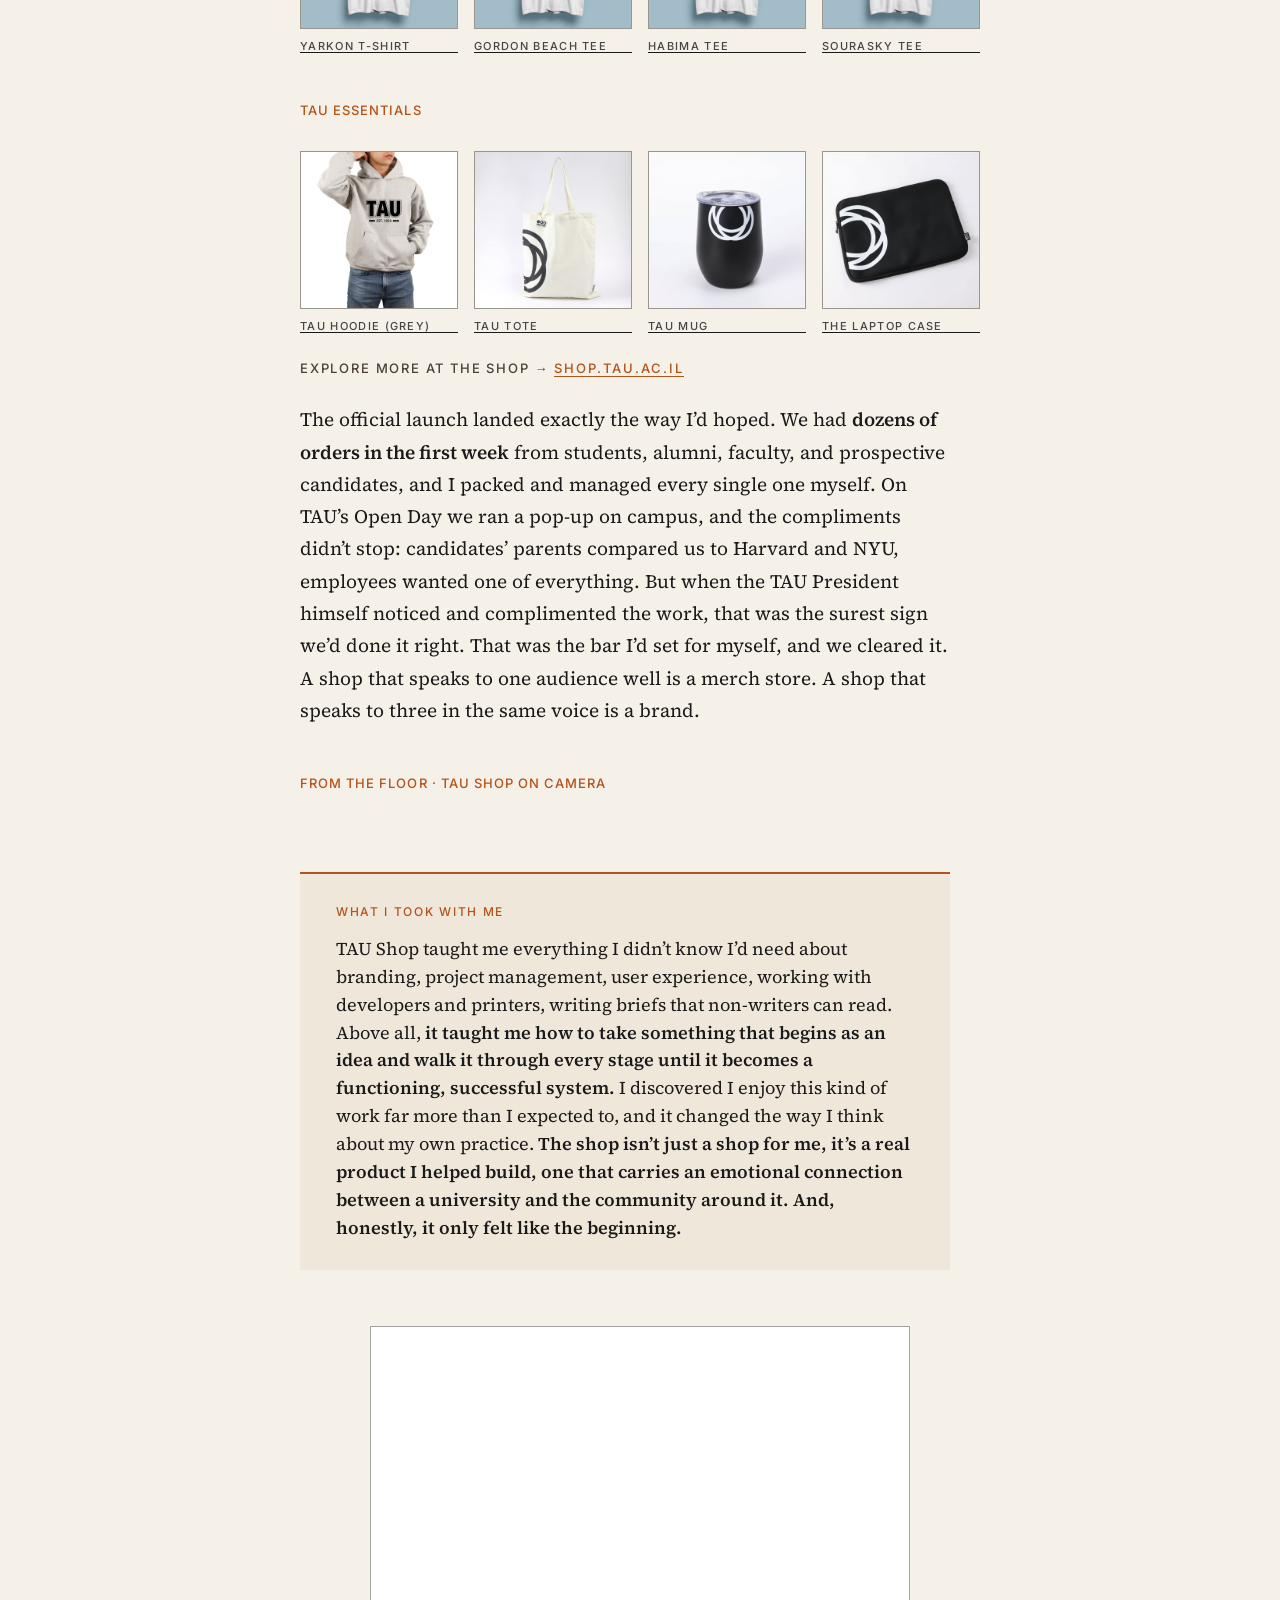
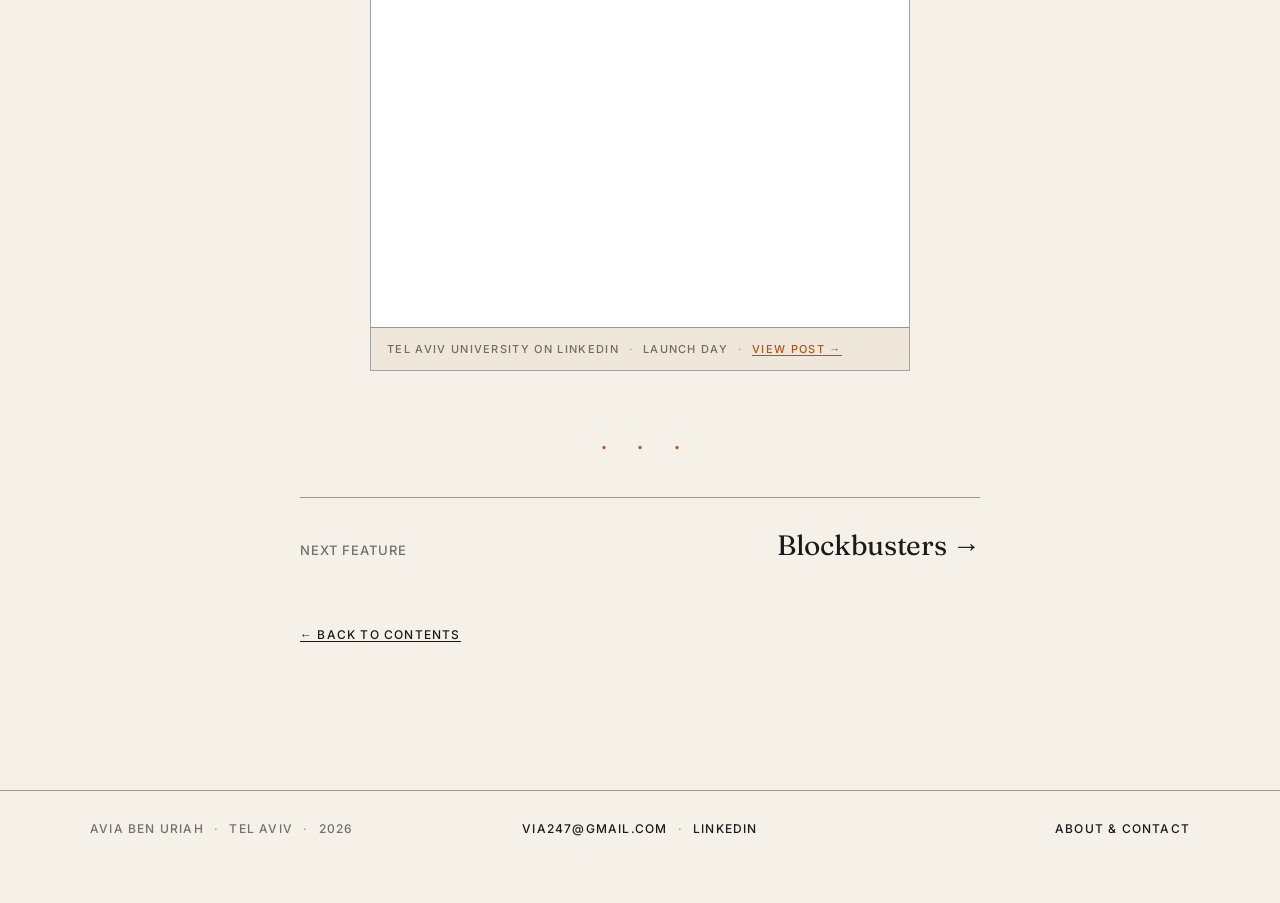
<file: site/tau-shop.html>
<!DOCTYPE html>
<html lang="en">
<head>
    <meta charset="utf-8">
    <meta name="viewport" content="width=device-width, initial-scale=1">
    <meta name="theme-color" content="#F5F0E8">
    <meta name="google-site-verification" content="nS1N_AiXZKeCZ10M9t4prSqp5-Gh1TlQjCW0TUtDdOc">
    <link rel="preconnect" href="https://www.clarity.ms" crossorigin>
    <link rel="preconnect" href="https://scripts.clarity.ms" crossorigin>
    <link rel="preload" as="font" type="font/woff2" href="fonts/fraunces-v38-latin-700.woff2" crossorigin>
    <link rel="preload" as="font" type="font/woff2" href="fonts/source-serif-4-v14-latin-regular.woff2" crossorigin>
    <link rel="preconnect" href="https://www.instagram.com" crossorigin>
    <link rel="preconnect" href="https://www.linkedin.com" crossorigin>
    <title>TAU Shop: Tel Aviv University&rsquo;s First Online Store — Avia</title>
    <meta name="description" content="Building Tel Aviv University&rsquo;s first official online store from zero — vendors, design, dev, launch, copy, and the system that produced the TAU x Gelada drop.">

    <link rel="canonical" href="https://aviabu.com/tau-shop">
    <link rel="icon" type="image/svg+xml" href="data:image/svg+xml;utf8,<svg xmlns='http://www.w3.org/2000/svg' viewBox='0 0 32 32'><rect width='32' height='32' fill='%23F5F0E8'/><text x='16' y='24' text-anchor='middle' font-family='Georgia,serif' font-size='24' font-weight='700' fill='%23B4531A'>A</text></svg>">

    <meta property="og:type" content="article">
    <meta property="og:title" content="The TAU Shop — Avia Ben Uriah">
    <meta property="og:description" content="Building the TAU Official Store from zero — vendors, design, dev, launch, and the system that produced TAU X GELADA.">
    <meta property="og:url" content="https://aviabu.com/tau-shop">
    <meta property="og:image" content="https://aviabu.com/images/og-cover.png">
    <meta property="og:image:width" content="1200">
    <meta property="og:image:height" content="630">
    <meta property="og:image:type" content="image/png">
    <meta property="og:image:alt" content="Avia Ben Uriah — Brand Narrative · Creative · Content Marketing · Screenwriting">
    <meta property="og:site_name" content="Avia Ben Uriah">

    <meta name="twitter:card" content="summary_large_image">
    <meta name="twitter:title" content="The TAU Shop — Avia Ben Uriah">
    <meta name="twitter:description" content="Building Tel Aviv University’s first online store from zero.">
    <meta name="twitter:image" content="https://aviabu.com/images/og-cover.png">

    <script type="application/ld+json">
    {
      "@context": "https://schema.org",
      "@type": "CreativeWork",
      "name": "The TAU Shop — Tel Aviv University's First Online Store",
      "url": "https://aviabu.com/tau-shop",
      "description": "Building TAU's first official online store from zero — vendors, design, dev, launch, and the system that produced TAU x Gelada.",
      "inLanguage": "en",
      "image": "https://aviabu.com/images/tau-shop-hero.webp",
      "author": {
        "@type": "Person",
        "@id": "https://aviabu.com/#person",
        "name": "Avia Ben Uriah",
        "url": "https://aviabu.com/"
      },
      "about": ["E-commerce", "Brand Launch", "Tel Aviv University", "Merchandise"]
    }
    </script>

    <link rel="stylesheet" href="styles.css?v=50">

    <script>
    (function () {
        try {
            var p = new URLSearchParams(window.location.search);
            if (p.get('dev') === '1') localStorage.setItem('dev', '1');
            if (localStorage.getItem('dev') === '1') return;
        } catch (e) {}
        (function(c,l,a,r,i,t,y){
            c[a]=c[a]||function(){(c[a].q=c[a].q||[]).push(arguments)};
            t=l.createElement(r);t.async=1;t.src="https://www.clarity.ms/tag/"+i;
            y=l.getElementsByTagName(r)[0];y.parentNode.insertBefore(t,y);
        })(window, document, "clarity", "script", "whffmy9mnu");
    })();
    </script>

    <script>
    (function () {
        if (!window.clarity) return;
        try {
            var p = new URLSearchParams(location.search);
            var src = p.get('utm_source');
            var med = p.get('utm_medium');
            var camp = p.get('utm_campaign');
            try {
                if (!src) src = sessionStorage.getItem('avia_src');
                if (!med) med = sessionStorage.getItem('avia_med');
                if (!camp) camp = sessionStorage.getItem('avia_camp');
            } catch (e) {}
            if (!src) {
                var ref = document.referrer;
                if (ref) {
                    try {
                        var host = new URL(ref).hostname.replace(/^www\./, '');
                        if (host && host.indexOf('aviabu.com') === -1) {
                            if (/linkedin\./i.test(host)) src = 'linkedin';
                            else if (/(google|bing|duckduckgo|yahoo|ecosia)\./i.test(host)) src = 'search';
                            else src = host;
                        }
                    } catch (e) {}
                }
                if (!src) src = 'direct';
            }
            try {
                sessionStorage.setItem('avia_src', src);
                if (med) sessionStorage.setItem('avia_med', med);
                if (camp) sessionStorage.setItem('avia_camp', camp);
            } catch (e) {}
            try {
                if (/[?&]utm_/i.test(location.search)) {
                    history.replaceState(null, '', location.pathname + location.hash);
                }
            } catch (e) {}
            window.clarity('set', 'source', src);
            if (med) window.clarity('set', 'medium', med);
            if (camp) window.clarity('set', 'campaign', camp);
        } catch (e) {}
    })();
    </script>

    <style>
        /* Product proof grid — 4 across on desktop, square thumbs */
        .product-proof {
            margin: 32px 0 24px;
            display: grid;
            grid-template-columns: repeat(2, 1fr);
            gap: 20px 16px;
            padding: 0;
            list-style: none;
        }
        @media (min-width: 640px) {
            .product-proof { grid-template-columns: repeat(4, 1fr); }
        }
        .product-proof__card { margin: 0; display: flex; flex-direction: column; }
        .product-proof__thumb {
            aspect-ratio: 1 / 1;
            background: var(--cream-tint);
            border: 1px solid var(--rule);
            display: block;
            overflow: hidden;
        }
        .product-proof__thumb img {
            width: 100%; height: 100%; object-fit: cover; display: block;
        }
        .product-proof__name {
            font-family: var(--label);
            font-weight: 500;
            font-size: 11px;
            letter-spacing: 0.12em;
            text-transform: uppercase;
            color: var(--ink-80);
            margin: 10px 0 0;
            line-height: 1.3;
            transition: color 180ms ease;
        }
        /* Card link keeps the global 1px underline; only the layout/colour are tweaked */
        .product-proof__card a {
            display: block;
            color: inherit;
        }
        .product-proof__thumb {
            transition: border-color 180ms ease;
        }
        .product-proof__card a:hover { color: var(--rust); }
        .product-proof__card a:hover .product-proof__name { color: var(--rust); }
        .product-proof__card a:hover .product-proof__thumb { border-color: var(--rust); }

        /* Lifestyle asset — full width image block */
        .lifestyle-figure--hero {
            margin: 24px auto 20px;
            max-width: 640px;
        }
        .product-proof--hero {
            margin: 0 0 32px;
            grid-template-columns: repeat(4, 1fr);
        }
        .lifestyle-figure {
            margin: 40px 0;
        }
        .lifestyle-figure img {
            width: 100%;
            height: auto;
            display: block;
            border: 1px solid var(--rule);
        }

        /* Instagram reel grid — native IG blockquote embeds */
        .ig-grid {
            display: grid;
            grid-template-columns: 1fr;
            gap: 24px;
            justify-items: center;
            margin: 24px 0 12px;
        }
        @media (min-width: 720px) {
            .ig-grid { grid-template-columns: repeat(2, minmax(326px, 1fr)); }
        }
        .ig-grid .instagram-media { width: 100% !important; }
        .ig-crop { overflow: hidden; border-radius: 3px; width: 100%; max-width: 540px; }
        .ig-crop > .instagram-media,
        .ig-crop > iframe.instagram-media-rendered { margin-bottom: -160px !important; display: block; }

        /* LinkedIn embed wrapper */
        .li-embed {
            margin: 40px auto;
            max-width: 540px;
            border: 1px solid var(--rule);
            background: #fff;
        }
        .li-embed iframe {
            display: block;
            width: 100%;
            border: 0;
        }
        .li-embed__tail {
            margin: 0;
            padding: 12px 16px;
            border-top: 1px solid var(--rule);
            background: var(--cream-tint);
            font-family: var(--label);
            font-size: 11px;
            letter-spacing: 0.12em;
            text-transform: uppercase;
            color: var(--ink-60);
        }
        .li-embed__tail a { color: var(--rust); }
    </style>
</head>
<body>

<a class="skip-link" href="#main">Skip to contents</a>

<header class="masthead" role="banner">
    <div class="masthead__brand"><a href="/">Avia Ben Uriah</a></div>
    <div class="masthead__meta">Issue 28 · Spring 2026</div>
</header>

<main class="page" id="main">

<article class="article feature" id="tau-shop">

    <p class="label label--rust feature__kicker">Feature No. 02 — Brand &amp; Commerce</p>

    <h1 class="feature__headline">The Making of&nbsp;TAU’s Merch Store</h1>

    <p class="deck">The Official Tel Aviv University e-commerce website.</p>

    <p class="label label--muted feature__byline">
        Founding operator <span class="colophon__sep">·</span> TAU Marketing <span class="colophon__sep">·</span> 2024–2025
    </p>

    <dl class="credit-strip" aria-label="Credits">
        <div>
            <dt class="credit-strip__term">Role</dt>
            <dd class="credit-strip__desc"><strong>Founding operator.</strong> Owned the product end to end, from brief to launch.</dd>
        </div>
        <div>
            <dt class="credit-strip__term">Scope</dt>
            <dd class="credit-strip__desc">Product management, product marketing, UX/UI, copywriting, vendor sourcing, shipping pipeline.</dd>
        </div>
        <div>
            <dt class="credit-strip__term">Live at</dt>
            <dd class="credit-strip__desc"><a target="_blank" rel="noopener" href="https://shop.tau.ac.il/">shop.tau.ac.il</a></dd>
        </div>
    </dl>

    <figure class="lifestyle-figure lifestyle-figure--hero">
        <picture>
            <source type="image/avif" srcset="images/tau-shop-hero.avif">
            <img src="images/tau-shop-hero.webp" alt="TAU X GELADA campaign image — students in Tel Aviv street style wearing the collection" width="1280" height="800" fetchpriority="high">
        </picture>
    </figure>

    <p class="dropcap">I never thought I’d end up running a shop. I came in as a content person, no e-commerce analytics, no dev agencies, no factory floors, but that’s the point. It’s a reminder of how far content and marketing can take you when the brief is wide enough. Most universities had a proper merch shop. TAU didn’t. The marketing team decided I was the person to close the gap: build the site, develop the products, take it to market. But before any of that, I wanted to answer the question: <em>why should this shop exist at all, and what would it mean for one to actually feel like TAU?</em></p>

    <blockquote class="pullquote">When the TAU President himself noticed and complimented the work, that was the surest sign we’d done it right.</blockquote>

    <p>TAU has a distinct voice, and the shop had to hold several audiences at once: students on campus, alumni, prospective candidates, and the wider circle of supporters and partners watching from abroad. After studying every other Israeli university shop and a few Ivy League ones, my brief to myself was a single line: <em>not your regular merch store.</em> TAU is Tel Avivian: diverse, open-minded, forward-leaning, and at the same time a serious interdisciplinary research university. The shop had to feel like both, or it wouldn’t feel like TAU at all.</p>

    <h2 class="label label--rust label--section">Not your regular merch store</h2>

    <p>I planned the shop, project-managed the design team on identity and naming, briefed the vendors, sat across from the Shopify dev agency, went to the printing factory to see the first shirts come off the press, planned the launch on socials, and guided the content team on the reels and posts that introduced it. What mattered to me was keeping TAU’s character intact: Tel Avivian, confident, a little different from the rest, across every surface the shop touched.</p>

    <p>The shop opened with two collections, each with its own logic. <strong>Essentials</strong> was the classic merch lane, but we didn’t want another campus product with a crest and the words <em>Tel Aviv University</em> shouted across the front. So we worked with a fragment of the logo, stripped it back, and let the design stay minimal: not trying to make anyone read the name, trusting that whoever gets it, gets it. <strong>TAU X GELADA</strong> was the other lane: a capsule with a south Tel Aviv art studio called Gelada, drawn exclusively for us. <strong>The collection reads like a storyboard:</strong> a single character moves through the city, scene by scene, until they arrive at Sourasky Library on campus, the idea that <strong>wherever you go in Tel Aviv, the university is always home.</strong></p>

    <h2 class="label label--rust label--section">TAU X GELADA</h2>

    <ol class="product-proof" aria-label="The TAU X GELADA capsule">
        <li class="product-proof__card">
            <a target="_blank" rel="noopener" href="https://shop.tau.ac.il/products/yarkon-tshirt">
                <div class="product-proof__thumb">
                    <picture>
                        <source type="image/avif" srcset="images/yarkon-yellow.avif">
                        <img src="images/yarkon-yellow.webp" alt="Yarkon T-Shirt — yellow, TAU X GELADA collection" width="800" height="800" loading="lazy">
                    </picture>
                </div>
                <p class="product-proof__name">Yarkon T-Shirt</p>
            </a>
        </li>
        <li class="product-proof__card">
            <a target="_blank" rel="noopener" href="https://shop.tau.ac.il/products/gordon-tshirt">
                <div class="product-proof__thumb">
                    <picture>
                        <source type="image/avif" srcset="images/gordon-green.avif">
                        <img src="images/gordon-green.webp" alt="Gordon Beach T-Shirt — green, TAU X GELADA collection" width="800" height="800" loading="lazy">
                    </picture>
                </div>
                <p class="product-proof__name">Gordon Beach Tee</p>
            </a>
        </li>
        <li class="product-proof__card">
            <a target="_blank" rel="noopener" href="https://shop.tau.ac.il/products/hamiba-tshirt">
                <div class="product-proof__thumb">
                    <picture>
                        <source type="image/avif" srcset="images/habima-pink.avif">
                        <img src="images/habima-pink.webp" alt="HaBima T-Shirt — pink, TAU X GELADA collection" width="800" height="800" loading="lazy">
                    </picture>
                </div>
                <p class="product-proof__name">HaBima Tee</p>
            </a>
        </li>
        <li class="product-proof__card">
            <a target="_blank" rel="noopener" href="https://shop.tau.ac.il/products/souraski-tshirt">
                <div class="product-proof__thumb">
                    <picture>
                        <source type="image/avif" srcset="images/sourasky-blue.avif">
                        <img src="images/sourasky-blue.webp" alt="Sourasky T-Shirt — blue, TAU X GELADA collection" width="800" height="800" loading="lazy">
                    </picture>
                </div>
                <p class="product-proof__name">Sourasky Tee</p>
            </a>
        </li>
    </ol>

    <h2 class="label label--rust label--section">TAU essentials</h2>

    <ol class="product-proof" aria-label="Essentials from the TAU Official Store">
        <li class="product-proof__card">
            <a target="_blank" rel="noopener" href="https://shop.tau.ac.il/products/tau-gray-hoodie">
                <div class="product-proof__thumb">
                    <picture>
                        <source type="image/avif" srcset="images/tau-hoodie.avif">
                        <img src="images/tau-hoodie.webp" alt="TAU Hoodie, grey" width="800" height="800" loading="lazy">
                    </picture>
                </div>
                <p class="product-proof__name">TAU Hoodie (Grey)</p>
            </a>
        </li>
        <li class="product-proof__card">
            <a target="_blank" rel="noopener" href="https://shop.tau.ac.il/products/the-tote">
                <div class="product-proof__thumb">
                    <picture>
                        <source type="image/avif" srcset="images/tau-tote.avif">
                        <img src="images/tau-tote.webp" alt="TAU Tote bag" width="800" height="800" loading="lazy">
                    </picture>
                </div>
                <p class="product-proof__name">TAU Tote</p>
            </a>
        </li>
        <li class="product-proof__card">
            <a target="_blank" rel="noopener" href="https://shop.tau.ac.il/products/the-mug">
                <div class="product-proof__thumb">
                    <picture>
                        <source type="image/avif" srcset="images/tau-mug.avif">
                        <img src="images/tau-mug.webp" alt="TAU Mug" width="800" height="800" loading="lazy">
                    </picture>
                </div>
                <p class="product-proof__name">TAU Mug</p>
            </a>
        </li>
        <li class="product-proof__card">
            <a target="_blank" rel="noopener" href="https://shop.tau.ac.il/products/the-laptop-case">
                <div class="product-proof__thumb">
                    <picture>
                        <source type="image/avif" srcset="images/tau-laptop.avif">
                        <img src="images/tau-laptop.webp" alt="TAU Laptop Case" width="800" height="800" loading="lazy">
                    </picture>
                </div>
                <p class="product-proof__name">The Laptop Case</p>
            </a>
        </li>
    </ol>

    <p class="video-proof-tail">Explore more at the shop → <a target="_blank" rel="noopener" href="https://shop.tau.ac.il/">shop.tau.ac.il</a></p>

    <p>The official launch landed exactly the way I’d hoped. We had <strong>dozens of orders in the first week</strong> from students, alumni, faculty, and prospective candidates, and I packed and managed every single one myself. On TAU’s Open Day we ran a pop-up on campus, and the compliments didn’t stop: candidates’ parents compared us to Harvard and NYU, employees wanted one of everything. But when the TAU President himself noticed and complimented the work, that was the surest sign we’d done it right. That was the bar I’d set for myself, and we cleared it. A shop that speaks to one audience well is a merch store. A shop that speaks to three in the same voice is a brand.</p>

    <h2 class="label label--rust label--section">From the floor · TAU Shop on camera</h2>

    <div class="ig-grid" aria-label="TAU Shop videos on Instagram">
        <div class="ig-crop"><blockquote class="instagram-media" data-instgrm-permalink="https://www.instagram.com/reel/DLXUQPwiVY9/" data-instgrm-version="14" style="background:#FFF;border:0;border-radius:3px;box-shadow:0 0 1px 0 rgba(0,0,0,0.5),0 1px 10px 0 rgba(0,0,0,0.15);margin:1px;max-width:540px;min-width:326px;padding:0;width:99.375%;">
            <a target="_blank" rel="noopener" href="https://www.instagram.com/reel/DLXUQPwiVY9/">View on Instagram</a>
        </blockquote></div>
        <div class="ig-crop"><blockquote class="instagram-media" data-instgrm-permalink="https://www.instagram.com/reel/DOqKKsrj4wc/" data-instgrm-version="14" style="background:#FFF;border:0;border-radius:3px;box-shadow:0 0 1px 0 rgba(0,0,0,0.5),0 1px 10px 0 rgba(0,0,0,0.15);margin:1px;max-width:540px;min-width:326px;padding:0;width:99.375%;">
            <a target="_blank" rel="noopener" href="https://www.instagram.com/reel/DOqKKsrj4wc/">View on Instagram</a>
        </blockquote></div>
    </div>

    <aside class="taught" aria-labelledby="taught-label">
        <p id="taught-label" class="taught__label">what i took with me</p>
        <p class="taught__text">TAU Shop taught me everything I didn’t know I’d need about branding, project management, user experience, working with developers and printers, writing briefs that non-writers can read. Above all, <strong>it taught me how to take something that begins as an idea and walk it through every stage until it becomes a functioning, successful system.</strong>&nbsp;I discovered I enjoy this kind of work far more than I expected to, and it changed the way I think about my own practice. <strong>The shop isn’t just a shop for me, it’s a real product I helped build, one that carries an emotional connection between a university and the community around it. And, honestly, it only felt like the beginning.</strong></p>
    </aside>

    <figure class="li-embed" aria-label="Tel Aviv University launch post on LinkedIn">
        <iframe src="https://www.linkedin.com/embed/feed/update/urn:li:ugcPost:7309917526749073410" height="600" width="100%" frameborder="0" allowfullscreen loading="lazy" title="Tel Aviv University LinkedIn post — TAU Shop launch"></iframe>
        <figcaption class="li-embed__tail">Tel Aviv University on LinkedIn <span class="colophon__sep">·</span> launch day <span class="colophon__sep">·</span> <a href="https://www.linkedin.com/posts/tel-aviv-university-is-proud-to-launch-its-ugcPost-7309917526749073410-yxo_/" target="_blank" rel="noopener">view post →</a></figcaption>
    </figure>

    <p class="ornament" aria-hidden="true">· · ·</p>

    <div class="next-feature">
        <span class="label next-feature__label">Next feature</span>
        <a class="next-feature__link" href="/blockbusters">Blockbusters →</a>
    </div>

    <p class="back-to-contents"><a href="/#toc">← Back to contents</a></p>
</article>

</main>

<script async src="//www.instagram.com/embed.js"></script>

<footer class="colophon" role="contentinfo">
    <div class="colophon__inner">
        <div class="colophon__col colophon__col--left">
            Avia Ben Uriah <span class="colophon__sep">·</span> Tel Aviv <span class="colophon__sep">·</span> 2026
        </div>
        <div class="colophon__col colophon__col--center">
            <a href="mailto:via247@gmail.com">via247@gmail.com</a>
            <span class="colophon__sep">·</span>
            <a href="https://www.linkedin.com/in/avia-ben-uriah-78066715b/" target="_blank" rel="noopener">LinkedIn</a>
        </div>
        <div class="colophon__col colophon__col--right">
            <a href="/about">About &amp; contact</a>
        </div>
    </div>
</footer>

<script>
(function () {
    if (!window.clarity) return;
    var readEndFired = false;
    function onScroll() {
        if (readEndFired) return;
        var h = document.documentElement.scrollHeight;
        if ((window.scrollY + window.innerHeight) / h >= 0.95) {
            readEndFired = true;
            try { window.clarity('event', 'read-to-end'); } catch (e) {}
            window.removeEventListener('scroll', onScroll);
        }
    }
    window.addEventListener('scroll', onScroll, { passive: true });
    setTimeout(function () { try { window.clarity('event', 'read-3min'); } catch (e) {} }, 180000);
    document.addEventListener('click', function (e) {
        var a = e.target.closest && e.target.closest('a[href]');
        if (!a) return;
        var href = a.getAttribute('href') || '';
        if (/^https?:\/\//i.test(href) && href.indexOf('aviabu.com') === -1) {
            try {
                window.clarity('set', 'destination', href);
                window.clarity('event', 'outbound-click');
            } catch (err) {}
        }
        if (/\.pdf($|\?)/i.test(href)) {
            try { window.clarity('event', 'resume-download'); } catch (err) {}
        }
    });
})();
</script>

</body>
</html>
</file>
<file: site/styles.css>
/* =========================================================================
   AVIA — Issue 01
   Shared editorial stylesheet
   Palette: cream #F5F0E8 / near-black #1A1A1A / rust #B4531A
   Type:    Fraunces (display) · Source Serif 4 (body) · Inter (labels)
   ========================================================================= */

@font-face {
    font-family: "Fraunces";
    font-style: normal;
    font-weight: 400;
    font-display: swap;
    src: url("fonts/fraunces-v38-latin-regular.woff2") format("woff2");
}
@font-face {
    font-family: "Fraunces";
    font-style: normal;
    font-weight: 700;
    font-display: swap;
    src: url("fonts/fraunces-v38-latin-700.woff2") format("woff2");
}
@font-face {
    font-family: "Inter";
    font-style: normal;
    font-weight: 500;
    font-display: swap;
    src: url("fonts/inter-v20-latin-500.woff2") format("woff2");
}
@font-face {
    font-family: "Source Serif 4";
    font-style: normal;
    font-weight: 400;
    font-display: swap;
    src: url("fonts/source-serif-4-v14-latin-regular.woff2") format("woff2");
}
@font-face {
    font-family: "Source Serif 4";
    font-style: normal;
    font-weight: 600;
    font-display: swap;
    src: url("fonts/source-serif-4-v14-latin-600.woff2") format("woff2");
}
@font-face {
    font-family: "Source Serif 4";
    font-style: italic;
    font-weight: 400;
    font-display: swap;
    src: url("fonts/source-serif-4-v14-latin-italic.woff2") format("woff2");
}

:root {
    --cream: #F5F0E8;
    --cream-tint: #EFE7DA;          /* slightly deeper cream for sidebar */
    --ink: #1A1A1A;
    --ink-40: rgba(26, 26, 26, 0.40);
    --ink-60: rgba(26, 26, 26, 0.60);
    --ink-80: rgba(26, 26, 26, 0.80);
    --rust: #B4531A;

    --rule: rgba(26, 26, 26, 0.40);

    --serif-display: "Fraunces", Georgia, "Times New Roman", serif;
    --serif-body:    "Source Serif 4", "Source Serif Pro", Georgia, serif;
    --label:         "Inter", "Helvetica Neue", Arial, sans-serif;

    --measure: 65ch;
    --content-max: 680px;

    --gutter: clamp(20px, 5vw, 64px);

    /* Spacing tokens — used for vertical rhythm across pages */
    --space-xs: 8px;
    --space-sm: 16px;
    --space-md: 24px;
    --space-lg: 32px;
    --space-xl: 48px;
    --space-2xl: 64px;
    --space-3xl: 96px;
}

/* -----  Reset  ----------------------------------------------------------- */

*, *::before, *::after { box-sizing: border-box; }

html {
    -webkit-text-size-adjust: 100%;
    text-size-adjust: 100%;
    color-scheme: light;
    -webkit-tap-highlight-color: rgba(180, 83, 26, 0.18);
}

button, a, [role="switch"], [role="button"], summary, label {
    touch-action: manipulation;
}

/* Smooth scroll for anchor links (e.g. cover scroll-cue → #toc) */
html { scroll-behavior: smooth; }
@media (prefers-reduced-motion: reduce) {
    html { scroll-behavior: auto; }
}

body {
    margin: 0;
    background: var(--cream);
    color: var(--ink);
    font-family: var(--serif-body);
    font-weight: 400;
    font-size: 18px;           /* mobile */
    line-height: 1.7;
    font-feature-settings: "liga", "kern", "onum";
    -webkit-font-smoothing: antialiased;
    -moz-osx-font-smoothing: grayscale;
}

@media (min-width: 768px) {
    body { font-size: 19px; }
}

img, svg, iframe { max-width: 100%; display: block; }

a {
    color: inherit;
    text-decoration: none;
    background-image: linear-gradient(currentColor, currentColor);
    background-size: 100% 1px;
    background-repeat: no-repeat;
    background-position: 0 100%;
    transition: color 180ms ease;
}
a:hover {
    color: var(--rust);
    background-image: linear-gradient(var(--rust), var(--rust));
}

:focus-visible {
    outline: 2px solid var(--rust);
    outline-offset: 3px;
    border-radius: 1px;
}

/* Skip to content ---------------------------------------------------------- */

.skip-link {
    position: absolute;
    top: -100px;
    left: 16px;
    padding: 10px 14px;
    background: var(--ink);
    color: var(--cream);
    font-family: var(--label);
    font-size: 12px;
    letter-spacing: 0.08em;
    text-transform: uppercase;
    background-image: none;
    z-index: 100;
}
.skip-link:focus {
    top: 16px;
}

/* -----  Typography system  ---------------------------------------------- */

.label {
    font-family: var(--label);
    font-weight: 500;
    font-size: 12px;
    letter-spacing: 0.08em;
    text-transform: uppercase;
    line-height: 1.4;
}

@media (min-width: 768px) {
    .label { font-size: 13px; }
}

.label--rust { color: var(--rust); }
.label--muted { color: var(--ink-60); }

.standfirst {
    font-family: var(--serif-body);
    font-style: italic;
    font-weight: 400;
    font-size: clamp(22px, 3.6vw, 28px);
    line-height: 1.35;
    max-width: 28ch;
    margin: 0 auto;
    text-wrap: balance;
}

.deck {
    font-family: var(--serif-body);
    font-style: italic;
    font-weight: 400;
    font-size: clamp(21px, 2.8vw, 24px);
    line-height: 1.4;
    margin: var(--space-md) 0 0;
    text-wrap: pretty;
    color: var(--ink);
}

/* Hairline rules ---------------------------------------------------------- */

.rule {
    border: 0;
    height: 1px;
    background: var(--rule);
    margin: var(--space-lg) 0;
}
.rule--tight { margin: var(--space-sm) 0; }
.rule--loose { margin: var(--space-xl) 0; }

@media (max-height: 820px) {
    .rule { margin: var(--space-md) 0; }
    .rule--loose { margin: var(--space-lg) 0; }
}

/* -----  Masthead strip (top of every page)  ---------------------------- */

.masthead {
    border-top: 1px solid var(--ink);
    border-bottom: 1px solid var(--rule);
    padding: 14px max(var(--gutter), env(safe-area-inset-right)) 14px max(var(--gutter), env(safe-area-inset-left));
    display: flex;
    align-items: baseline;
    justify-content: space-between;
    gap: 16px;
    background: var(--cream);
}

.masthead__brand,
.masthead__meta {
    font-family: var(--label);
    font-weight: 500;
    font-size: 12px;
    letter-spacing: 0.12em;
    text-transform: uppercase;
}

.masthead__brand a {
    background: none;
}
.masthead__brand a:hover {
    color: var(--rust);
    background: none;
}

.masthead__meta {
    color: var(--ink-60);
    text-align: right;
}

/* -----  Page container  ------------------------------------------------- */

.page {
    padding: 0 var(--gutter);
}

.article {
    max-width: var(--content-max);
    margin: 0 auto;
    padding: var(--space-xl) 0 var(--space-lg);
}

@media (min-width: 768px) {
    .article { padding: 80px 0 var(--space-xl); }
}

/* Top padding shrinks on short viewports so the body peeks above the fold —
   intentional design choice, not a rhythm break. */
@media (max-height: 820px) {
    .article { padding-top: 40px; }
}
@media (max-height: 720px) {
    .article { padding-top: 28px; }
}

.article > * + * { margin-top: 1.25em; }

.article p {
    max-width: var(--measure);
    hyphens: auto;
}

/* -----  Cover (index.html)  -------------------------------------------- */

.cover {
    padding: 0 var(--gutter);
    max-width: 1100px;
    margin: 0 auto;
}

/*
 * Hero: fills the viewport below the masthead (or ticker) so the cover reads
 * as a full editorial "page 1" on any screen. --hero-chrome accounts for the
 * masthead height; the ticker overrides it below.
 */
.cover__hero {
    --hero-chrome: 46px; /* masthead height */
    min-height: calc(100svh - var(--hero-chrome));
    display: flex;
    flex-direction: column;
    align-items: center;
    justify-content: center;
    text-align: center;
    padding: 48px 0 96px; /* bottom pad leaves room for scroll cue */
    position: relative;
}

/* Ticker is taller than the masthead; adjust hero chrome when it's visible */
body.anim-ticker .cover__hero { --hero-chrome: 42px; }

@media (min-width: 768px) {
    .cover__hero { padding: 56px 0 120px; }
}

/* Scroll cue — anchors to the bottom of the hero, points to the TOC below */
.cover__scroll-cue {
    position: absolute;
    left: 50%;
    bottom: 32px;
    transform: translateX(-50%);
    font-family: var(--label);
    font-size: 10px;
    font-weight: 500;
    letter-spacing: 0.2em;
    text-transform: uppercase;
    color: var(--ink-60);
    text-decoration: none;
    display: inline-flex;
    flex-direction: column;
    align-items: center;
    gap: 8px;
    padding: 8px 14px;
    transition: color 180ms ease;
}
.cover__scroll-cue:hover { color: var(--rust); background: none; }
.cover__scroll-cue .arrow {
    display: inline-block;
    font-size: 14px;
    line-height: 1;
    animation: scrollBob 1800ms ease-in-out infinite;
}
@keyframes scrollBob {
    0%, 100% { transform: translateY(0); }
    50%      { transform: translateY(4px); }
}
@media (prefers-reduced-motion: reduce) {
    .cover__scroll-cue .arrow { animation: none; }
}

.cover__masthead-word {
    font-family: var(--serif-display);
    font-weight: 400;
    font-variation-settings: "opsz" 144;
    /* Original proportions — smaller, more balanced with the rest */
    font-size: clamp(44px, 9vw, 120px);
    line-height: 0.9;
    letter-spacing: -0.03em;
    margin: 0;
    text-wrap: balance;
    text-align: center;
}

.cover__disciplines {
    margin: 36px auto 0;
    max-width: 44ch;
    text-wrap: balance;
    /* Source Serif body, mixed case — quiet and editorial */
    font-family: var(--serif-body);
    font-weight: 400;
    font-style: normal;
    font-size: clamp(18px, 1.8vw, 22px);
    letter-spacing: 0;
    text-transform: none;
    line-height: 1.5;
    color: var(--ink);
}
.cover__disciplines .dot {
    color: var(--ink-40);
    margin: 0 0.45em;
}

.cover__masthead-word .ch {
    display: inline-block;
    will-change: transform, opacity;
}

.cover__standfirst {
    margin: 28px auto 0;
    max-width: 36ch;
    text-wrap: pretty;
    font-size: clamp(15px, 1.5vw, 17px);
    line-height: 1.5;
    color: var(--ink-60);
}
.cover__standfirst-rust {
    color: var(--ink);
}
.cover__standfirst-ink {
    color: var(--ink);
}

.cover__dateline {
    margin-top: 36px;
    color: var(--ink-60);
}
.cover__dateline .dot {
    color: var(--rust);
    margin: 0 0.4em;
}

/* Table of contents ------------------------------------------------------- */

.toc {
    max-width: 720px;
    margin: 0 auto 96px;
    padding-top: 64px;
    scroll-margin-top: 24px;
}
@media (min-width: 768px) {
    .toc { margin: 0 auto 140px; padding-top: 96px; }
}

.toc__title {
    font-family: var(--label);
    font-weight: 500;
    font-size: 12px;
    letter-spacing: 0.14em;
    text-transform: uppercase;
    color: var(--ink-60);
    margin: 0 0 24px;
    padding-bottom: 16px;
    border-bottom: 1px solid var(--ink);
}

.toc__list {
    list-style: none;
    margin: 0;
    padding: 0;
}

.toc__item {
    border-bottom: 1px solid var(--rule);
}
.toc__item:last-child { border-bottom: 1px solid var(--rule); }

.toc__link {
    display: grid;
    grid-template-columns: 44px 1fr auto;
    align-items: baseline;
    gap: 20px;
    padding: 22px 0;
    background: none;
}
.toc__item { transition: border-color 180ms ease; }
.toc__item:has(.toc__link:hover) { border-color: var(--rust); }
.toc__link:hover { background: none; color: var(--rust); }
.toc__link:hover .toc__title-text,
.toc__link:hover .toc__num {
    color: var(--rust);
    transition: color 180ms ease;
}

.toc__num {
    font-family: var(--label);
    font-weight: 500;
    font-size: 13px;
    letter-spacing: 0.1em;
    color: var(--rust);
}

.toc__title-text {
    font-family: var(--serif-display);
    font-weight: 400;
    font-size: 22px;
    letter-spacing: -0.01em;
    transition: color 180ms ease;
}
@media (min-width: 768px) {
    .toc__title-text { font-size: 26px; }
}

.toc__arrow {
    font-family: var(--label);
    font-size: 18px;
    color: var(--ink-40);
    transition: transform 220ms ease, color 180ms ease;
}
.toc__link:hover .toc__arrow {
    transform: translateX(6px);
    color: var(--rust);
}

.toc__item--meta .toc__num {
    color: var(--ink-40);
    letter-spacing: 0.1em;
}

/* -----  Feature pages  --------------------------------------------------
 * Top matter (kicker → headline → deck → byline → credits → rule) is tuned
 * so the first paragraph of body copy peeks above the fold on a typical
 * laptop viewport (~860px under the masthead). Headline scales down on
 * short viewports via clamp() + max-height considerations.
 */

.feature__kicker {
    margin-bottom: 18px;
}

.feature__headline {
    font-family: var(--serif-display);
    font-weight: 700;
    font-variation-settings: "opsz" 144;
    /* Scales down more aggressively on short viewports */
    font-size: clamp(40px, min(7.2vw, 10svh), 76px);
    line-height: 0.98;
    letter-spacing: -0.025em;
    margin: 0;
    text-align: left;
    text-wrap: balance;
}

.feature__byline {
    margin-top: 20px;
    color: var(--ink-60);
}

/* On short viewports, tighten the whole top-matter stack */
@media (max-height: 820px) {
    .feature__kicker { margin-bottom: 14px; }
    .feature__byline { margin-top: 16px; }
}

/* Drop cap --------------------------------------------------------------- */

p.dropcap::first-letter {
    font-family: var(--serif-display);
    font-weight: 700;
    font-variation-settings: "opsz" 144;
    color: var(--rust);
    float: left;
    font-size: 5.6em;
    line-height: 0.86;
    padding: 0.08em 0.12em 0 0;
    margin-right: 0.04em;
}

/* Pull quote ------------------------------------------------------------- */

.pullquote {
    font-family: var(--serif-display);
    font-weight: 400;
    font-style: italic;
    font-size: clamp(26px, 4.2vw, 36px);
    line-height: 1.25;
    letter-spacing: -0.01em;
    margin: var(--space-xl) 0;
    padding: 16px 0;
    max-width: 100%;
    text-wrap: balance;
    color: var(--ink);
    position: relative;
}
.pullquote::before,
.pullquote::after {
    color: var(--rust);
    font-style: normal;
}
.pullquote::before { content: "“"; margin-right: 0.05em; }
.pullquote::after  { content: "”"; margin-left: 0.05em; }

@media (min-width: 768px) {
    .pullquote { margin: var(--space-2xl) 0; }
}

/* Figures ---------------------------------------------------------------- */

.figure {
    margin: var(--space-xl) 0;
    max-width: 100%;
}
@media (min-width: 768px) {
    .figure { margin: var(--space-2xl) 0; }
}

.figure__embed {
    border: 1px solid var(--rust);
    background: transparent;
    aspect-ratio: 16 / 10;
    display: flex;
    align-items: center;
    justify-content: center;
    padding: 16px;
    text-align: center;
    font-family: var(--label);
    font-weight: 500;
    font-size: 12px;
    letter-spacing: 0.1em;
    text-transform: uppercase;
    color: var(--rust);
    position: relative;
}
.figure__embed::before {
    content: "";
    position: absolute;
    inset: 10px;
    border: 1px dashed rgba(180, 83, 26, 0.28);
    pointer-events: none;
}
.figure__embed--video { aspect-ratio: 16 / 9; }
.figure__embed--square { aspect-ratio: 1 / 1; }

.figure__caption {
    margin-top: 14px;
    font-family: var(--label);
    font-weight: 500;
    font-size: 12px;
    letter-spacing: 0.08em;
    text-transform: uppercase;
    color: var(--ink-60);
}

/* End ornament ----------------------------------------------------------- */

.ornament {
    margin: 56px 0 32px;
    text-align: center;
    font-family: var(--serif-display);
    font-size: 22px;
    color: var(--rust);
    letter-spacing: 0.6em;
    padding-left: 0.6em; /* optical */
}

/* Next feature link ------------------------------------------------------- */

.next-feature {
    margin: var(--space-lg) 0 0;
    padding: 24px 0 8px;
    border-top: 1px solid var(--rule);
    display: flex;
    justify-content: space-between;
    align-items: baseline;
    gap: 16px;
    flex-wrap: wrap;
}
.next-feature__label {
    color: var(--ink-60);
}
.next-feature__link {
    font-family: var(--serif-display);
    font-weight: 400;
    font-size: clamp(22px, 3vw, 28px);
    letter-spacing: -0.01em;
    background: none;
}
.next-feature__link:hover {
    color: var(--rust);
    background: none;
}

.back-to-contents {
    margin: var(--space-xl) 0 0;
    font-family: var(--label);
    font-weight: 500;
    font-size: 12px;
    letter-spacing: 0.1em;
    text-transform: uppercase;
}

/* -----  Essays page specifics  ----------------------------------------- */

.essay-stack {
    margin: var(--space-xl) 0;
    list-style: none;
    padding: 0;
}

.essay-card {
    display: block;
    padding: 36px 0;
    border-top: 1px solid var(--rule);
    background: none;
}
.essay-card:last-child { border-bottom: 1px solid var(--rule); }
.essay-card { transition: border-color 180ms ease; }
.essay-card:hover { background: none; color: var(--rust); border-top-color: var(--rust); }
.essay-card:hover + .essay-card { border-top-color: var(--rust); }
.essay-card:hover .essay-card__title,
.essay-card:hover .essay-card__deck,
.essay-card:hover .essay-card__mark,
.essay-card:hover .essay-card__read { color: var(--rust); transition: color 180ms ease; }
.essay-card:hover .essay-card__mark { border-color: var(--rust); }

.essay-card__mark {
    display: inline-block;
    margin-bottom: 12px;
    padding: 4px 8px;
    border: 1px solid var(--ink);
    font-family: var(--label);
    font-weight: 500;
    font-size: 11px;
    letter-spacing: 0.12em;
    text-transform: uppercase;
}

.essay-card__title {
    font-family: var(--serif-display);
    font-weight: 700;
    font-size: clamp(28px, 4.2vw, 40px);
    line-height: 1.1;
    letter-spacing: -0.02em;
    margin: 10px 0 8px;
    text-wrap: balance;
    transition: color 180ms ease;
}

.essay-card__deck {
    font-family: var(--serif-body);
    font-style: italic;
    font-size: 20px;
    line-height: 1.45;
    color: var(--ink-80);
    margin: 0 0 14px;
    max-width: 60ch;
}

.essay-card__read {
    font-family: var(--label);
    font-weight: 500;
    font-size: 12px;
    letter-spacing: 0.1em;
    text-transform: uppercase;
    color: var(--rust);
}

/* -----  About page specifics  ------------------------------------------ */

.aside {
    margin: var(--space-2xl) auto;
    max-width: var(--content-max);
    background: var(--cream-tint);
    border-top: 2px solid var(--rust);
    padding: 32px clamp(20px, 4vw, 44px) 40px;
}

.aside__label {
    font-family: var(--label);
    font-weight: 500;
    font-size: 12px;
    letter-spacing: 0.14em;
    text-transform: uppercase;
    color: var(--rust);
    margin: 0 0 20px;
}

.aside__heading {
    font-family: var(--serif-display);
    font-weight: 400;
    font-size: 28px;
    letter-spacing: -0.01em;
    margin: 0 0 16px;
    font-style: italic;
}

.screenplay {
    font-family: "Courier New", ui-monospace, monospace;
    font-size: 14px;
    line-height: 1.6;
    white-space: pre-wrap;
    background: var(--cream);
    border: 1px solid var(--rule);
    padding: 20px;
    color: var(--ink);
    overflow-x: auto;
}

.contact-large,
.download-cv {
    font-family: var(--label);
    font-weight: 500;
    font-size: 13px;
    letter-spacing: 0.12em;
    text-transform: uppercase;
    color: var(--rust);
}
.contact-large {
    display: block;
    margin: var(--space-md) 0 0;
}

.contact-linkedin {
    display: block;
    width: max-content;
    color: var(--ink);
    margin: var(--space-md) 0 0;
    line-height: 0;
    background: none;
    transition: color 180ms ease;
}
.contact-linkedin svg {
    width: 28px;
    height: 28px;
    fill: currentColor;
    display: block;
}
.contact-linkedin:hover,
.contact-linkedin:focus {
    color: var(--rust);
    background: none;
}

/* Section labels — kicker labels mid-article. Replaces ad-hoc inline margins. */
.label--section { margin-top: var(--space-xl); }
/* Flush against a preceding rule/element (overrides .article > * + * gap). */
.article > .label--flush { margin-top: 0; }

/* Raw 16:9 iframe wrapper (YouTube embeds outside .figure__embed). */
.video-frame {
    position: relative;
    padding-bottom: 56.25%;
    height: 0;
    overflow: hidden;
}
.video-frame iframe {
    position: absolute;
    inset: 0;
    width: 100%;
    height: 100%;
    border: 0;
}

/* Caption variant for video covers (small, muted). */
.figure__caption--video {
    font-family: var(--serif-body);
    font-size: 13px;
    font-style: italic;
    color: var(--ink-60);
    letter-spacing: 0.01em;
    line-height: 1.5;
    margin-top: 10px;
}

/* Cover-hero with tighter top margin (used on content-marketing). */
.cover-hero--inset { margin: var(--space-md) auto 20px; }

/* Tail line under the video-proof grid on blockbusters. */
.video-proof-tail--spaced { margin-top: var(--space-sm); }

/* -----  Blockbusters page specifics  ---------------------------------- */

/* Platform listen row — small-caps pill links */
.listen-row {
    display: flex;
    flex-wrap: wrap;
    gap: 10px 14px;
    margin: 28px 0 0;
    list-style: none;
    padding: 0;
    font-family: var(--label);
    font-weight: 500;
    font-size: 12px;
    letter-spacing: 0.1em;
    text-transform: uppercase;
}
.listen-row li { display: inline-flex; }
.listen-row a {
    display: inline-block;
    padding: 8px 12px;
    border: 1px solid var(--ink);
    background: none;
    color: var(--ink);
    transition: background 180ms ease, color 180ms ease;
}
.listen-row a:hover {
    background: var(--ink);
    color: var(--cream);
}

/* Credit strip — who made what, small-caps columns */
.credit-strip {
    margin: var(--space-lg) 0;
    padding: 20px 0;
    border-top: 1px solid var(--rule);
    border-bottom: 1px solid var(--rule);
    display: grid;
    gap: 18px;
}
@media (min-width: 640px) {
    .credit-strip { grid-template-columns: repeat(3, 1fr); gap: 24px; }
}
.credit-strip__term {
    font-family: var(--label);
    font-weight: 500;
    font-size: 11px;
    letter-spacing: 0.12em;
    text-transform: uppercase;
    color: var(--ink-60);
    margin: 0 0 4px;
}
.credit-strip__desc {
    font-family: var(--serif-body);
    font-size: 16px;
    line-height: 1.4;
    margin: 0;
    color: var(--ink);
}
.credit-strip__desc strong {
    font-weight: 600;
    color: var(--rust);
}

/* Episode index — annotated table */
ol.episode-index,
.episode-index {
    margin: 0 0 56px;
    list-style: none !important;
    padding: 0;
}
ol.episode-index > li { list-style: none; }
ol.episode-index > li::marker { content: ""; }
.episode-index__head {
    display: none;
    grid-template-columns: 44px 1fr auto;
    gap: 20px;
    padding-bottom: 12px;
    border-bottom: 1px solid var(--ink);
    font-family: var(--label);
    font-weight: 500;
    font-size: 11px;
    letter-spacing: 0.12em;
    text-transform: uppercase;
    color: var(--ink-60);
}
@media (min-width: 768px) {
    .episode-index__head {
        display: grid;
        grid-template-columns: 44px 1fr 180px;
    }
}
.episode {
    display: grid;
    grid-template-columns: 44px 1fr;
    gap: 20px;
    padding: 28px 0;
    border-bottom: 1px solid var(--rule);
}

.episode__num {
    font-family: var(--label);
    font-weight: 500;
    font-size: 13px;
    letter-spacing: 0.1em;
    color: var(--rust);
    padding-top: 6px;
}

.episode__body { min-width: 0; }

.episode__title {
    font-family: var(--serif-display);
    font-weight: 400;
    font-size: clamp(20px, 2.6vw, 24px);
    letter-spacing: -0.01em;
    line-height: 1.2;
    margin: 0 0 6px;
    text-wrap: balance;
}
.episode__title a {
    background: none;
    border-bottom: 1px solid transparent;
    transition: color 180ms ease, border-color 180ms ease;
}
.episode__title a:hover {
    color: var(--rust);
    border-bottom-color: var(--rust);
    background: none;
}

.episode__deck {
    font-family: var(--serif-body);
    font-style: italic;
    font-size: 17px;
    line-height: 1.4;
    color: var(--ink-80);
    margin: 6px 0 10px;
    max-width: 58ch;
}

.episode__meta {
    font-family: var(--label);
    font-weight: 500;
    font-size: 11px;
    letter-spacing: 0.1em;
    text-transform: uppercase;
    color: var(--ink-60);
}
.episode__meta .sep { color: var(--ink-40); margin: 0 0.5em; }

.episode__links {
    margin: 10px 0 0;
    font-family: var(--label);
    font-weight: 500;
    font-size: 11px;
    letter-spacing: 0.1em;
    text-transform: uppercase;
}
@media (min-width: 768px) {
    .episode__links {
        margin: 0;
        text-align: right;
        padding-top: 6px;
    }
}
.episode__links a { margin-left: 14px; }
.episode__links a:first-child { margin-left: 0; }
@media (min-width: 768px) {
    .episode__links a { margin: 0 0 0 14px; }
}

/* What this taught me — sidebar inside body flow */
.taught {
    margin: 56px 0;
    padding: 28px clamp(20px, 4vw, 36px);
    background: var(--cream-tint);
    border-top: 2px solid var(--rust);
    max-width: var(--measure);
}
.taught__label {
    font-family: var(--label);
    font-weight: 500;
    font-size: 12px;
    letter-spacing: 0.14em;
    text-transform: uppercase;
    color: var(--rust);
    margin: 0 0 12px;
}
.taught__text {
    font-family: var(--serif-body);
    font-size: 18px;
    line-height: 1.55;
    margin: 0;
    color: var(--ink);
}

/* -----  Colophon footer  ------------------------------------------------ */

.colophon {
    margin-top: var(--space-3xl);
    padding: 28px max(var(--gutter), env(safe-area-inset-right)) max(var(--space-2xl), env(safe-area-inset-bottom)) max(var(--gutter), env(safe-area-inset-left));
    border-top: 1px solid var(--rule);
}

.colophon__inner {
    max-width: 1100px;
    margin: 0 auto;
    display: grid;
    grid-template-columns: 1fr;
    gap: 12px;
    font-family: var(--label);
    font-weight: 500;
    font-size: 12px;
    letter-spacing: 0.1em;
    text-transform: uppercase;
    color: var(--ink-60);
}

@media (min-width: 768px) {
    .colophon__inner {
        grid-template-columns: 1fr 1fr 1fr;
        gap: var(--space-lg);
    }
    .colophon__col--center { text-align: center; }
    .colophon__col--right  { text-align: right; }
}

/* Expanded contact-style colophon used on the About page */
.colophon--expanded .colophon__inner--stacked {
    display: block;
    max-width: var(--content-max);
    text-align: left;
}
.colophon__heading { margin: 0 0 var(--space-xs); }
.colophon__cv      { margin: var(--space-md) 0 0; }
.colophon__rule    { margin: var(--space-lg) 0 var(--space-sm); }
.colophon__signoff { margin: 0; }

.colophon a {
    color: var(--ink);
    background: none;
}
.colophon a:hover { color: var(--rust); }

.colophon__sep {
    color: var(--ink-40);
    margin: 0 0.5em;
}

/* -----  Cover kinetic type (per-animation gated)  --------------------- */

/*
 * Three cover animations gated by body classes (.anim-letter, .anim-ticker, .anim-toc).
 * Each plays once when .cover-ready is added.
 */

/* Masthead — always visible baseline */
.cover__masthead-word .ch { display: inline-block; }

/* (a) Letter-drop on masthead */
body.cover-page.anim-letter:not(.cover-ready) .cover__masthead-word .ch {
    opacity: 0;
    transform: translateY(-40px);
}
body.cover-page.anim-letter.cover-ready .cover__masthead-word .ch {
    animation: letterIn 350ms cubic-bezier(0.2, 0.7, 0.2, 1) both;
    animation-delay: calc(80ms + var(--i, 0) * 60ms);
}

/* (b) Ticker tape — always rendered when class is on; marquee translates */
.ticker {
    display: none;
    overflow: hidden;
    border-top: 1px solid var(--rule);
    border-bottom: 1px solid var(--rule);
    background: var(--cream);
    padding: 10px 0;
    margin: 0;
    font-family: var(--label);
    font-weight: 500;
    font-size: 11px;
    letter-spacing: 0.18em;
    text-transform: uppercase;
    color: var(--ink-80);
    white-space: nowrap;
    -webkit-mask-image: linear-gradient(to right, transparent, black 8%, black 92%, transparent);
            mask-image: linear-gradient(to right, transparent, black 8%, black 92%, transparent);
}
body.anim-ticker .ticker { display: block; }
/* When the ticker is on, it replaces the masthead entirely */
body.anim-ticker .masthead { display: none; }
.ticker__track {
    display: inline-flex;
    gap: 2.5em;
    will-change: transform;
    animation: tickerScroll 36s linear infinite;
}
.ticker__track > span { flex: 0 0 auto; }
.ticker__track .dot { color: var(--rust); }
/* Loop math: with `gap: 2.5em` between every pair (including the seam
   between the two duplicate sets), translateX(-50%) lands 1.25em short
   of the seam. Subtracting the half-gap lines set 2's first span up
   exactly where set 1's first span was — no jump. */
@keyframes tickerScroll {
    from { transform: translateX(0); }
    to   { transform: translateX(calc(-50% - 1.25em)); }
}
.ticker__track:hover { animation-play-state: paused; }
@media (prefers-reduced-motion: reduce) {
    .ticker__track { animation: none; }
}

/* (d) TOC stagger + dateline fade */
body.cover-page.anim-toc:not(.cover-ready) .cover__dateline,
body.cover-page.anim-toc:not(.cover-ready) .toc__item {
    opacity: 0;
}
body.cover-page.anim-toc.cover-ready .cover__dateline {
    animation: fadeIn 300ms 400ms ease-out both;
}
body.cover-page.anim-toc.cover-ready .toc__item {
    animation: fadeIn 320ms ease-out both;
    animation-delay: calc(500ms + var(--i, 0) * 80ms);
}

@keyframes dropIn {
    from { opacity: 0; transform: translateY(-12px); }
    to   { opacity: 1; transform: translateY(0); }
}
@keyframes letterIn {
    from { opacity: 0; transform: translateY(-40px); }
    to   { opacity: 1; transform: translateY(0); }
}
@keyframes fadeIn {
    from { opacity: 0; transform: translateY(6px); }
    to   { opacity: 1; transform: translateY(0); }
}

/* Reduced motion: all animations off */
@media (prefers-reduced-motion: reduce) {
    body.cover-page .masthead,
    body.cover-page .cover__masthead-word .ch,
    body.cover-page .cover__standfirst,
    body.cover-page .cover__standfirst::after,
    body.cover-page .cover__standfirst .typed,
    body.cover-page .cover__dateline,
    body.cover-page .ticker__track,
    body.cover-page .toc__item {
        opacity: 1 !important;
        transform: none !important;
        animation: none !important;
        clip-path: none !important;
    }
    *, *::before, *::after {
        animation-duration: 0.001ms !important;
        animation-delay: 0ms !important;
        transition-duration: 0.001ms !important;
    }
}

/* Video proof grid — vertical thumbnails, 3 across (for impact-arena) */
.video-proof {
    margin: 40px 0 24px;
    display: grid;
    grid-template-columns: 1fr;
    gap: 32px 24px;
    padding: 0;
    list-style: none;
}
@media (min-width: 640px) {
    .video-proof { grid-template-columns: repeat(3, 1fr); }
}

.video-proof__card {
    margin: 0;
    display: flex;
    flex-direction: column;
}
.video-proof__thumb {
    aspect-ratio: 9 / 16;
    background: var(--cream-tint);
    border: 1.5px dashed var(--rust-60, #b8674a);
    display: flex;
    align-items: center;
    justify-content: center;
    text-align: center;
    padding: 20px;
    font-family: var(--label);
    font-weight: 500;
    font-size: 11px;
    letter-spacing: 0.14em;
    text-transform: uppercase;
    color: var(--rust);
    position: relative;
    overflow: hidden;
}
.video-proof__thumb::after {
    content: "▶";
    position: absolute;
    bottom: 10px;
    right: 12px;
    font-size: 14px;
    color: var(--rust);
    opacity: 0.8;
}
.video-proof__thumb img {
    width: 100%;
    height: 100%;
    object-fit: cover;
    display: block;
    position: absolute;
    inset: 0;
}

.video-proof__body {
    padding-top: 14px;
    font-size: 15px;
}
.video-proof__title {
    font-family: var(--serif-display);
    font-weight: 400;
    font-size: 20px;
    line-height: 1.2;
    margin: 0 0 6px;
    text-wrap: balance;
}
.video-proof__title-he {
    display: block;
    font-family: var(--serif-body);
    font-style: italic;
    font-size: 14px;
    color: var(--ink-60);
    font-weight: 400;
    margin-top: 4px;
    direction: rtl;
}
.video-proof__speaker {
    font-family: var(--serif-body);
    font-size: 14px;
    color: var(--ink-80);
    margin: 0 0 10px;
    line-height: 1.45;
}
.video-proof__watch {
    font-family: var(--label);
    font-weight: 500;
    font-size: 11px;
    letter-spacing: 0.14em;
    text-transform: uppercase;
    color: var(--rust);
    background: none;
    border-bottom: 1px solid var(--rust);
    padding-bottom: 1px;
}
.video-proof__watch:hover {
    background: var(--rust);
    color: var(--cream);
    border-bottom-color: var(--rust);
}

.video-proof-tail {
    margin: var(--space-xs) 0 var(--space-xl);
    font-family: var(--label);
    font-weight: 500;
    font-size: 12px;
    letter-spacing: 0.14em;
    text-transform: uppercase;
    color: var(--ink-80);
}
.video-proof-tail a {
    color: var(--rust);
    border-bottom: 1px solid var(--rust);
    background: none;
}
.video-proof-tail a:hover {
    background: var(--rust);
    color: var(--cream);
}

/* -----  Small utilities  ------------------------------------------------ */

.sr-only {
    position: absolute;
    width: 1px; height: 1px;
    padding: 0; margin: -1px;
    overflow: hidden; clip: rect(0,0,0,0);
    white-space: nowrap; border: 0;
}

.center { text-align: center; }
.mt-0 { margin-top: 0; }


/* ------------------------------------------------------------
   Feature page — CTA button + Reel carousel (Impact Arena)
   ------------------------------------------------------------ */

.cta-row {
    margin: 40px 0 48px;
    text-align: center;
}
.cta-button {
    display: inline-block;
    font-family: var(--label);
    font-weight: 500;
    font-size: 15px;
    letter-spacing: 0.14em;
    text-transform: uppercase;
    text-decoration: none;
    color: var(--paper);
    background: var(--ink);
    padding: 16px 28px;
    border-radius: 2px;
    transition: background 0.15s ease, transform 0.15s ease;
}
.cta-button:hover {
    background: var(--rust, #b55a3a);
    color: var(--paper);
    transform: translateY(-1px);
}

/* Reel carousel — horizontal snap scroll with two arrow controls */
.reel-carousel {
    position: relative;
    margin: 32px 0 12px;
    /* Allow the track to bleed past the article gutter a touch on wide screens */
}
.reel-carousel__track {
    list-style: none;
    padding: 8px 4px 20px;
    margin: 0;
    display: grid;
    grid-auto-flow: column;
    grid-auto-columns: minmax(240px, 260px);
    gap: 20px;
    overflow-x: auto;
    overflow-y: hidden;
    overscroll-behavior-x: contain;
    scroll-snap-type: x mandatory;
    scroll-padding-left: 4px;
    -webkit-overflow-scrolling: touch;
    scrollbar-width: thin;
    scrollbar-color: var(--ink-40, #9a8f82) transparent;
}
.reel-carousel__track::-webkit-scrollbar { height: 8px; }
.reel-carousel__track::-webkit-scrollbar-track { background: transparent; }
.reel-carousel__track::-webkit-scrollbar-thumb {
    background: var(--ink-40, #9a8f82);
    border-radius: 999px;
}

.reel-card {
    scroll-snap-align: start;
    display: flex;
    flex-direction: column;
    width: 100%;
    background: transparent;
    transition: transform 0.2s ease;
}
.reel-card:hover { transform: translateY(-2px); }

.reel-card__thumb {
    position: relative;
    aspect-ratio: 9 / 16;
    background: var(--ink, #1a1a1a);
    color: var(--paper, #f6f1e7);
    border-radius: 2px;
    overflow: hidden;
    display: flex;
    align-items: flex-end;
    padding: 14px;
    background-image:
        repeating-linear-gradient(45deg,
            rgba(255,255,255,0.03) 0 8px,
            transparent 8px 16px),
        linear-gradient(180deg, #2a2420 0%, #1a1512 100%);
}
.reel-card__img {
    position: absolute;
    inset: 0;
    width: 100%;
    height: 100%;
    object-fit: cover;
    z-index: 0;
}
.reel-card__embed,
.reel-card__embed.instagram-media {
    width: 100% !important;
    max-width: 100% !important;
    min-width: 0 !important;
    margin: 0 0 12px !important;
    background: var(--ink);
    border-radius: 2px;
    min-height: 540px;
}
.reel-card__crop {
    overflow: hidden;
    border-radius: 2px;
    margin: 0 0 12px;
}
.reel-card__crop > .reel-card__embed,
.reel-card__crop > iframe.instagram-media-rendered {
    margin: 0 0 -190px !important;
    display: block;
}
.reel-card__thumb--filled {
    background-image: none;
}
.reel-card__topic {
    display: inline-block;
    font-family: var(--label);
    font-weight: 500;
    font-size: 11px;
    letter-spacing: 0.16em;
    text-transform: uppercase;
    color: var(--ink-70, #4a4038);
    margin-bottom: 8px;
}

.reel-card__body {
    padding: 14px 2px 0;
    display: flex;
    flex-direction: column;
    flex: 1;
}
.reel-card__title {
    font-family: var(--serif-display, Fraunces, serif);
    font-weight: 600;
    font-size: 20px;
    line-height: 1.25;
    margin: 0 0 8px;
    color: var(--ink);
    text-wrap: balance;
}
.reel-card__speaker {
    font-family: var(--serif-body, 'Source Serif 4', serif);
    font-size: 14px;
    line-height: 1.45;
    color: var(--ink-70, #4a4038);
    margin: 0 0 12px;
}
.reel-card__watch {
    display: inline-block;
    margin-top: auto;
    font-family: var(--label);
    font-weight: 500;
    font-size: 12px;
    letter-spacing: 0.14em;
    text-transform: uppercase;
    color: var(--rust, #b55a3a);
    text-decoration: none;
}
.reel-card:hover .reel-card__watch {
    text-decoration: underline;
    text-underline-offset: 3px;
}

.reel-carousel__controls {
    display: flex;
    gap: 8px;
    justify-content: flex-end;
    margin-top: 8px;
}
.reel-carousel__btn {
    width: 40px;
    height: 40px;
    border-radius: 999px;
    border: 1px solid var(--ink-20, #d4cabb);
    background: var(--paper, #f6f1e7);
    color: var(--ink);
    font-size: 16px;
    cursor: pointer;
    transition: background 0.15s ease, border-color 0.15s ease;
}
.reel-carousel__btn:hover {
    background: var(--ink);
    color: var(--paper);
    border-color: var(--ink);
}

.video-proof-tail {
    font-family: var(--label);
    font-size: 13px;
    letter-spacing: 0.14em;
    text-transform: uppercase;
    color: var(--ink-70, #4a4038);
    margin: var(--space-md) 0 0;
}
.video-proof-tail a { color: var(--rust, #b55a3a); }

@media (max-width: 640px) {
    .reel-carousel__track {
        grid-auto-columns: 78%;
        gap: 14px;
    }
    .reel-carousel__controls { display: none; }
}

/* ============================================================
   Section head (small italic display heading inside a feature)
   ============================================================ */
.section-head {
    font-family: var(--serif-display);
    font-weight: 400;
    font-style: normal;
    font-size: clamp(22px, 2.6vw, 26px);
    line-height: 1.2;
    letter-spacing: -0.01em;
    margin: 36px 0 12px;
    color: var(--ink);
    text-wrap: balance;
}
.section-head + p { margin-top: 0; }

/* ============================================================
   Toolkit strip — stack/platforms list (content-marketing.html)
   ============================================================ */
.toolkit {
    margin: var(--space-xl) 0 var(--space-xs);
    max-width: var(--measure);
    background: var(--cream-tint);
    border-top: 2px solid var(--rust);
    padding: 28px clamp(20px, 4vw, 36px) 32px;
}
.toolkit__kicker {
    font-family: var(--label);
    font-weight: 500;
    font-size: 13px;
    letter-spacing: 0.14em;
    text-transform: uppercase;
    color: var(--rust);
    margin: 0 0 6px;
}
.toolkit__lede {
    font-family: var(--serif-body);
    font-style: italic;
    font-size: 16px;
    color: var(--ink-80);
    margin: 0 0 22px;
    max-width: 100%;
}
.toolkit__grid {
    display: grid;
    grid-template-columns: 1fr;
    gap: 20px 28px;
    margin: 0;
}
@media (min-width: 640px) {
    .toolkit__grid {
        grid-template-columns: minmax(160px, max-content) 1fr;
        column-gap: 28px;
        row-gap: 18px;
    }
    .toolkit__group {
        display: contents;
    }
}
.toolkit__label {
    font-family: var(--label);
    font-weight: 500;
    font-size: 12px;
    letter-spacing: 0.12em;
    text-transform: uppercase;
    color: var(--rust);
    margin: 0;
    padding-top: 6px;
}
.toolkit__chips {
    display: flex;
    flex-wrap: wrap;
    gap: 8px;
    margin: 6px 0 0;
}
@media (min-width: 640px) {
    .toolkit__chips { margin: 0; }
}
.toolkit__chip {
    display: inline-block;
    font-family: var(--label);
    font-weight: 500;
    font-size: 12px;
    letter-spacing: 0.04em;
    color: var(--ink-80);
    background: transparent;
    border: 1px solid var(--rule);
    padding: 5px 11px;
    border-radius: 999px;
    white-space: nowrap;
}

/* ============================================================
   Closer card — final paragraph, cream-tint (content-marketing.html)
   ============================================================ */
.closer {
    margin: 20px 0 0;
    max-width: var(--measure);
    background: var(--cream-tint);
    border-top: 2px solid var(--rust);
    padding: 32px clamp(20px, 4vw, 40px) 36px;
}
.closer__terms {
    font-family: var(--serif-body);
    font-weight: 400;
    font-size: 18px;
    letter-spacing: 0;
    text-transform: none;
    color: var(--ink);
    line-height: 1.55;
    margin: 0 0 18px;
}
.closer__sep {
    color: var(--ink-40);
    margin: 0 0.25em;
}
.closer__line {
    font-family: var(--serif-display);
    font-weight: 400;
    font-size: 22px;
    line-height: 1.4;
    color: var(--ink);
    margin: 0;
    text-wrap: pretty;
}

/* ============================================================
   Recruiter TL;DR — pinned callout at the top of about.html
   ============================================================ */
.recruiter-tldr {
    margin: 28px 0 48px;
    padding: 24px clamp(22px, 4vw, 40px);
    background: var(--cream-tint);
    border-top: 4px solid var(--rust);
    border-bottom: 1px solid var(--rule);
}
.recruiter-tldr__label {
    font-family: var(--label);
    font-weight: 500;
    font-size: 11px;
    letter-spacing: 0.14em;
    text-transform: uppercase;
    color: var(--rust);
    margin: 0 0 12px;
}
.recruiter-tldr__list {
    list-style: none;
    padding: 0;
    margin: 0;
    display: flex;
    flex-direction: column;
    gap: 6px;
    max-width: 62ch;
}
.recruiter-tldr__list li {
    font-family: var(--label);
    font-weight: 500;
    font-size: clamp(14px, 1.35vw, 15.5px);
    line-height: 1.45;
    letter-spacing: -0.005em;
    color: var(--ink);
    padding-left: 20px;
    position: relative;
    text-wrap: pretty;
}
.recruiter-tldr__list li::before {
    content: "\2022";
    position: absolute;
    left: 6px;
    top: 0;
    color: var(--rust);
    font-size: 1.05em;
    line-height: 1.45;
}

/* ============================================================
   Barista line — oversized closing flourish (about.html)
   ============================================================ */
.barista-line {
    font-size: clamp(22px, 2.4vw, 26px);
    line-height: 1.4;
    margin: var(--space-lg) 0 var(--space-xs);
    padding-left: 24px;
    border-left: 2px solid var(--rust);
    text-wrap: balance;
    color: var(--ink);
}
.barista-line b {
    font-weight: 600;
}
</file>
